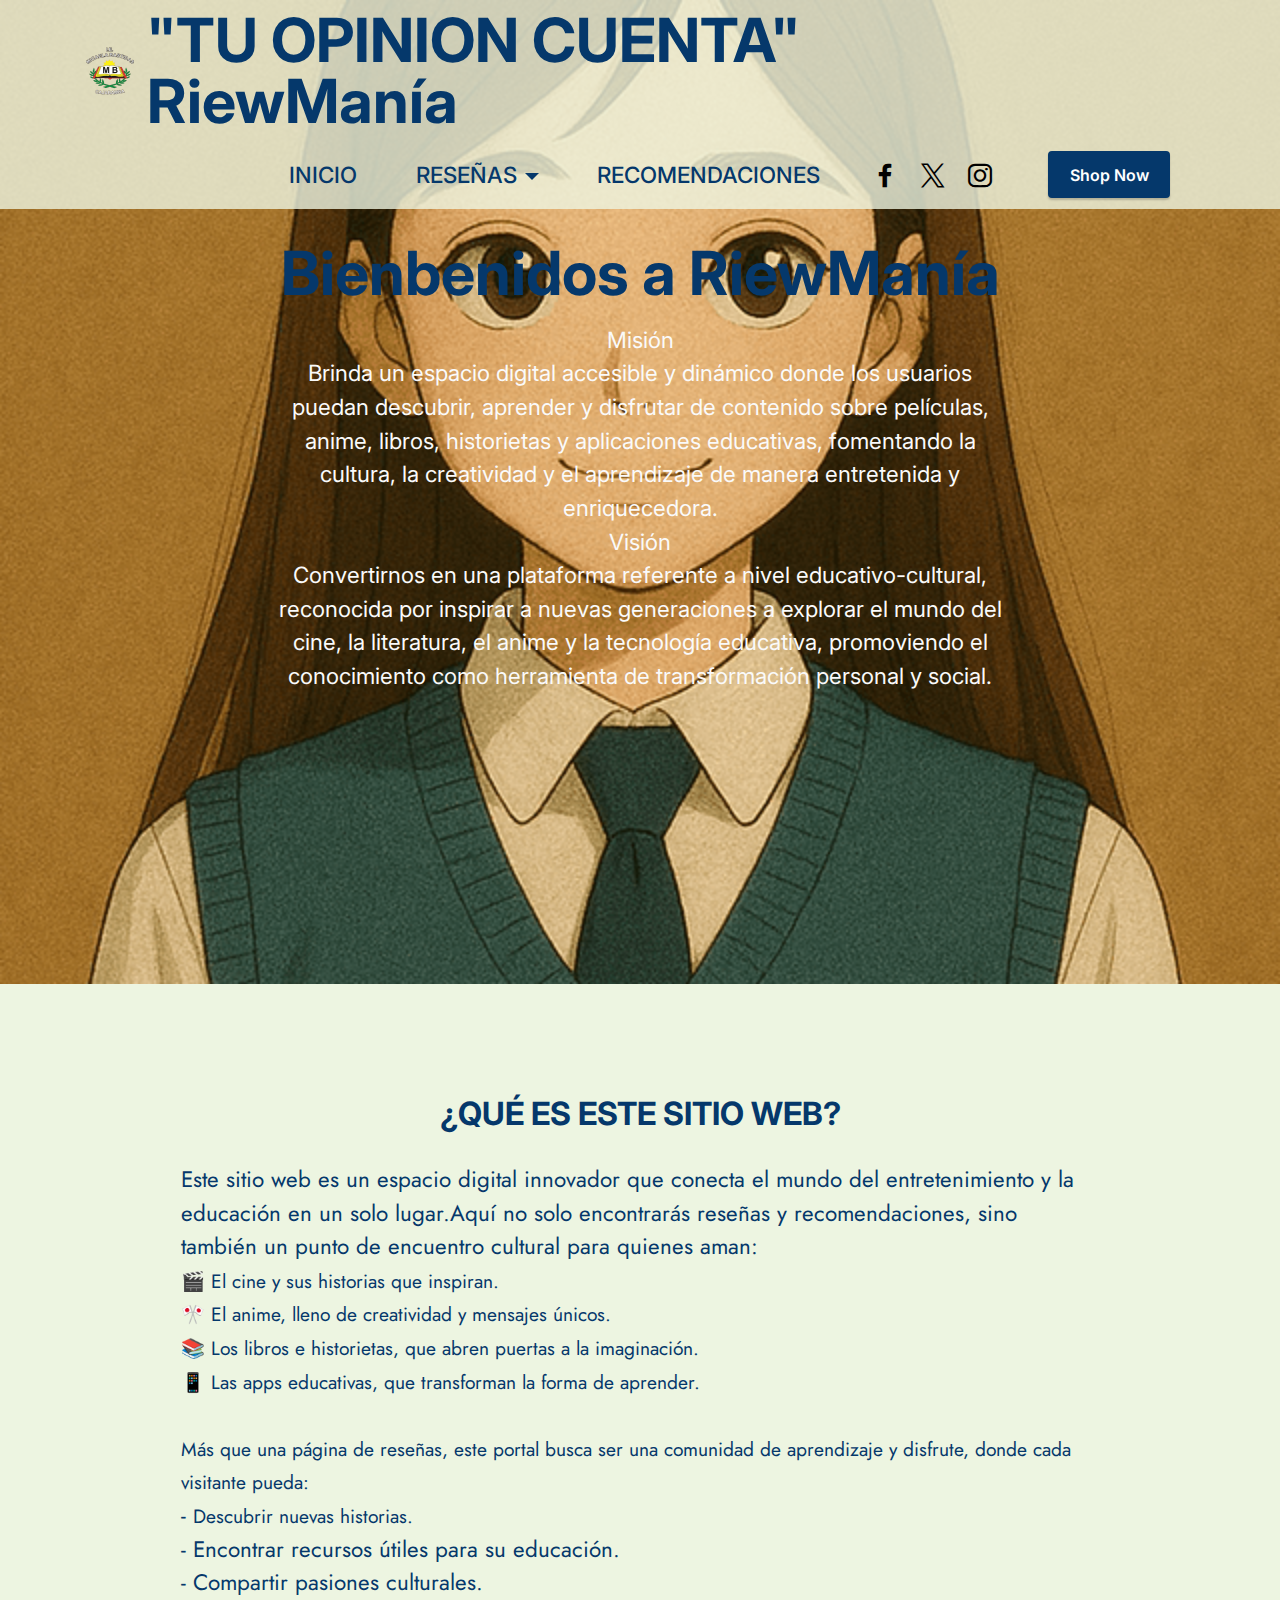
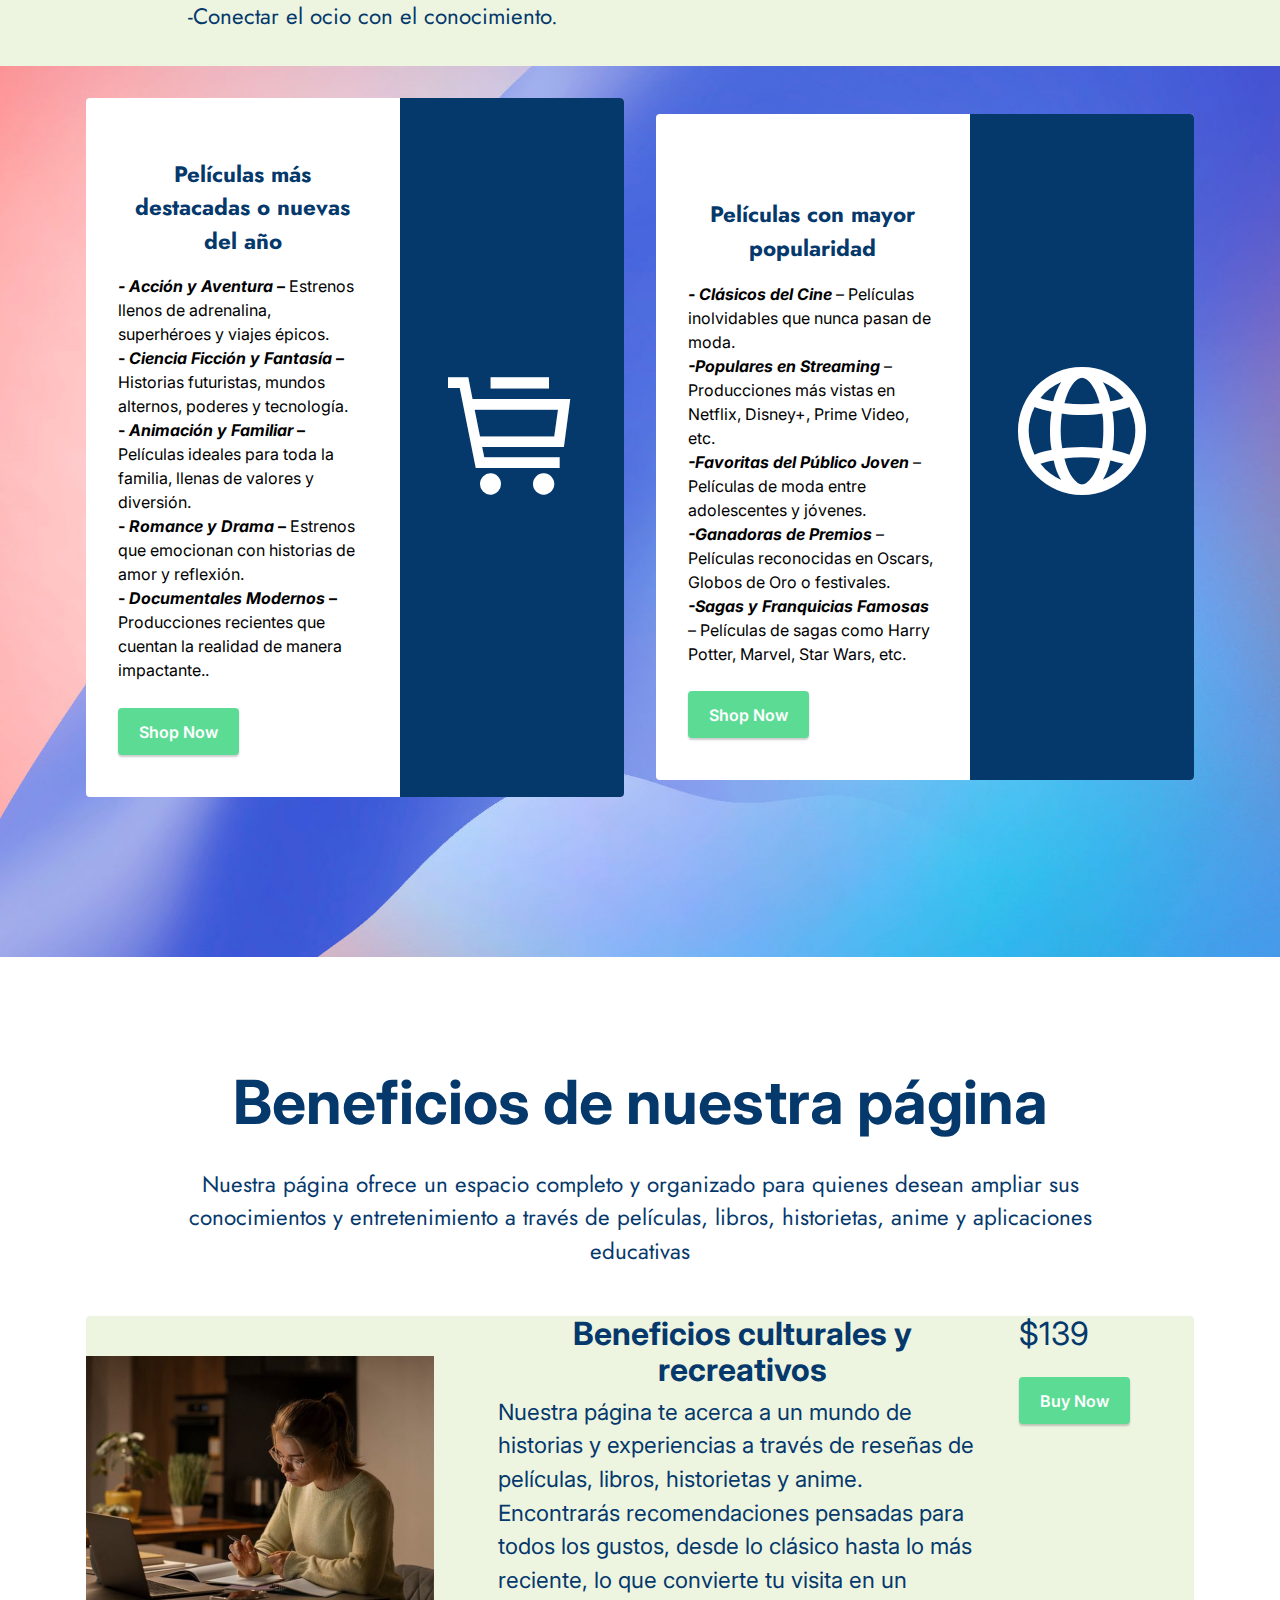
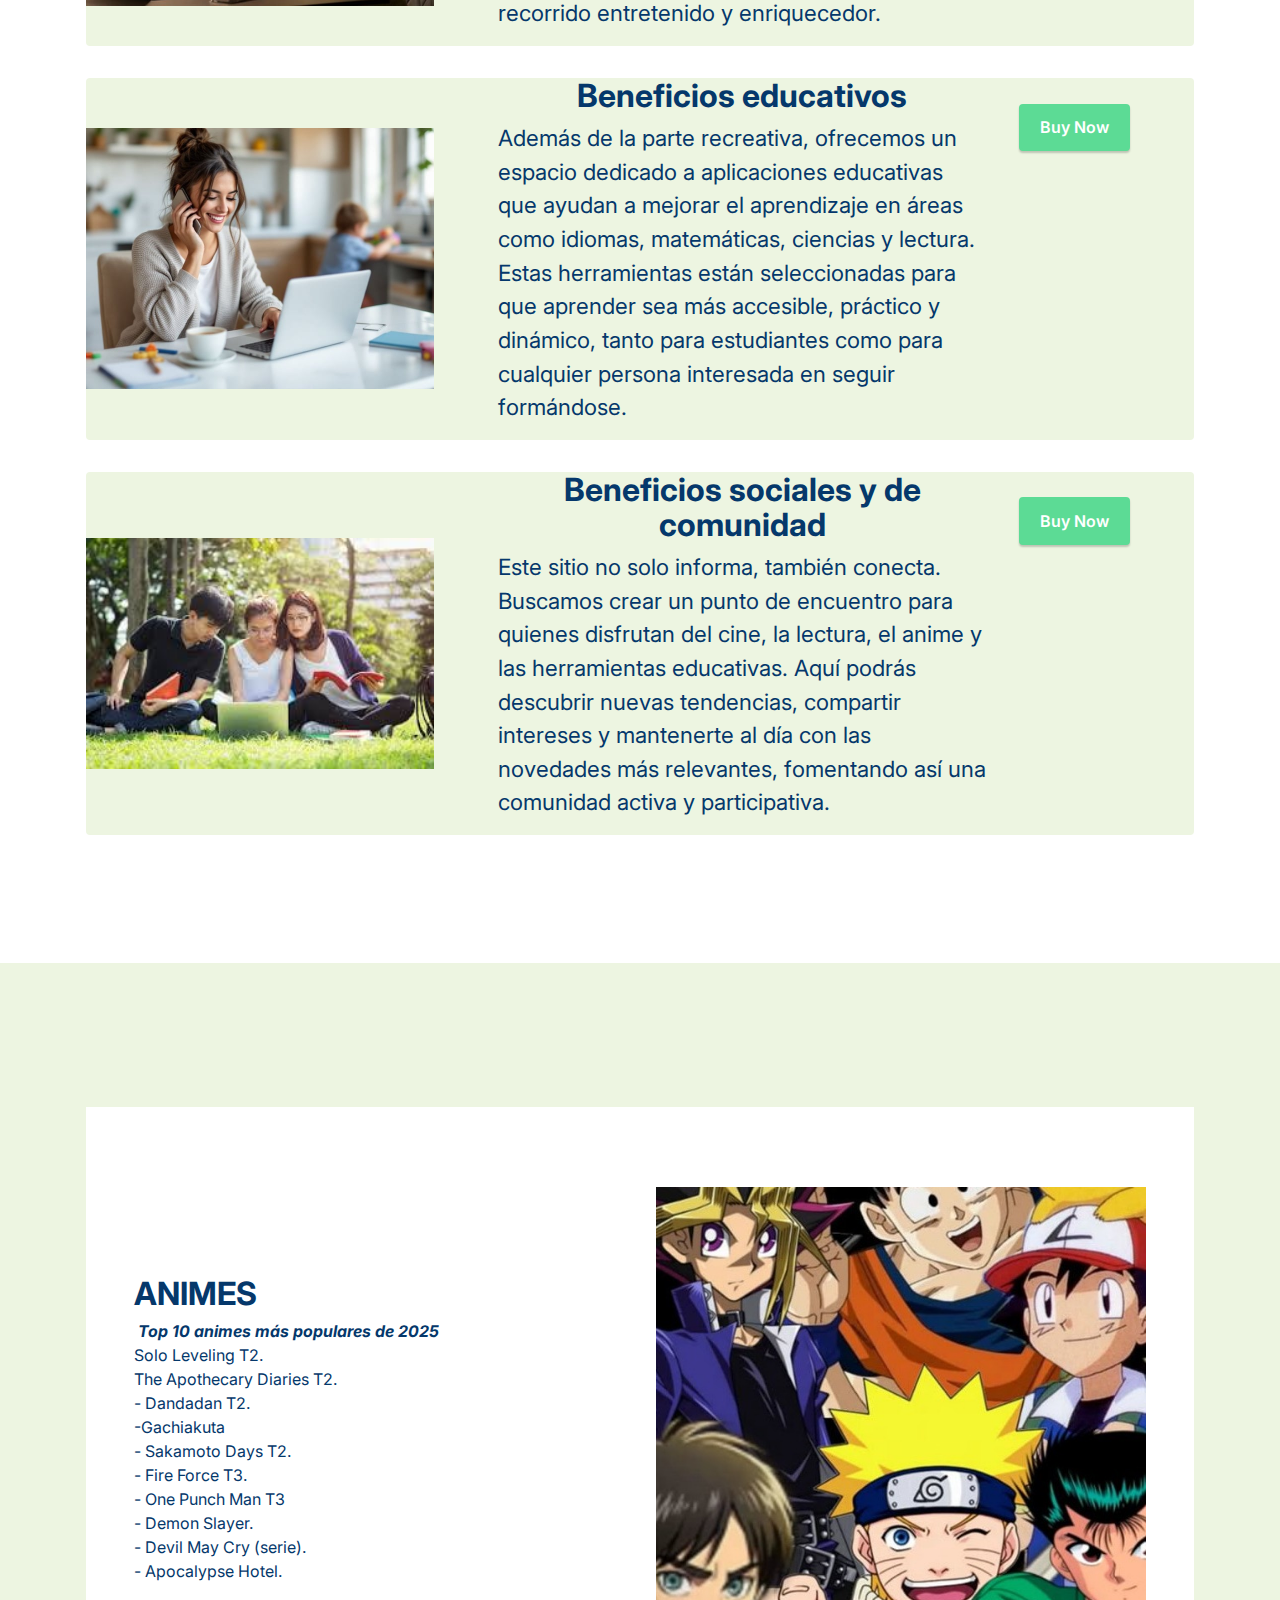
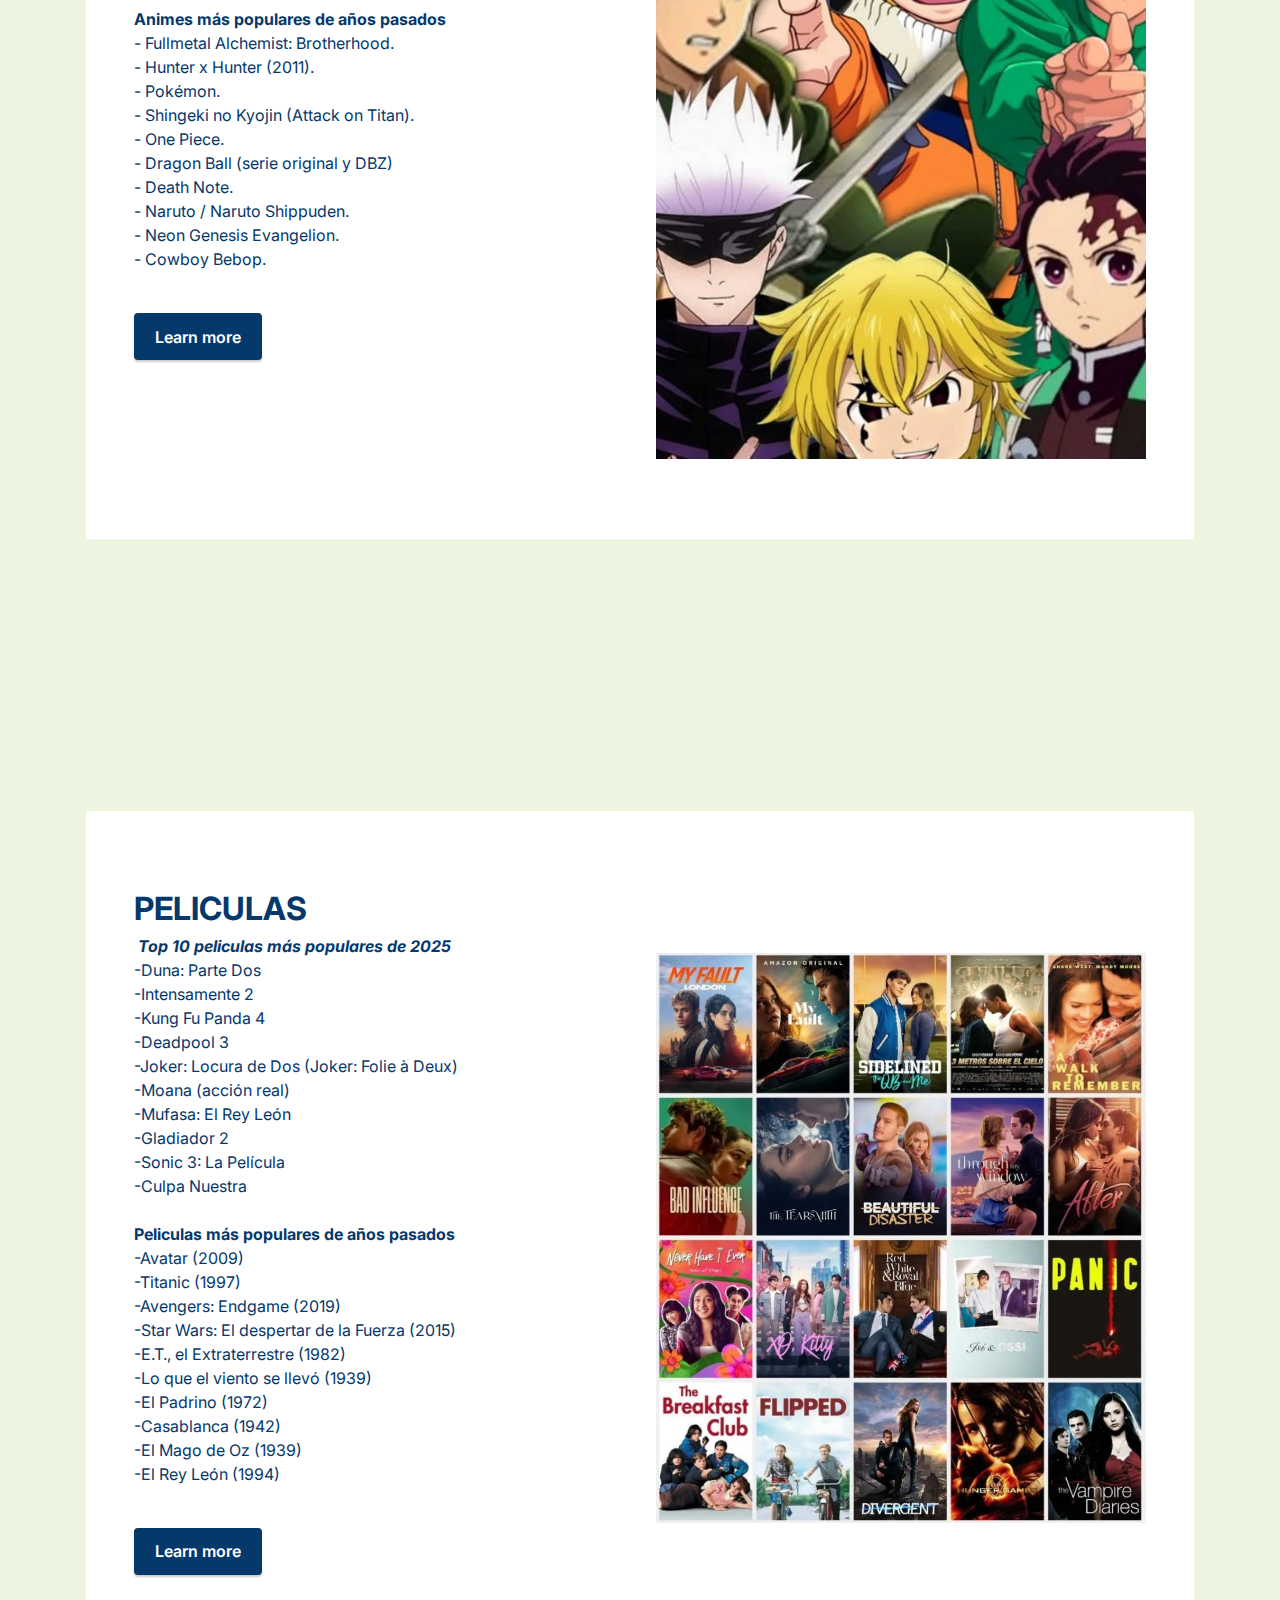
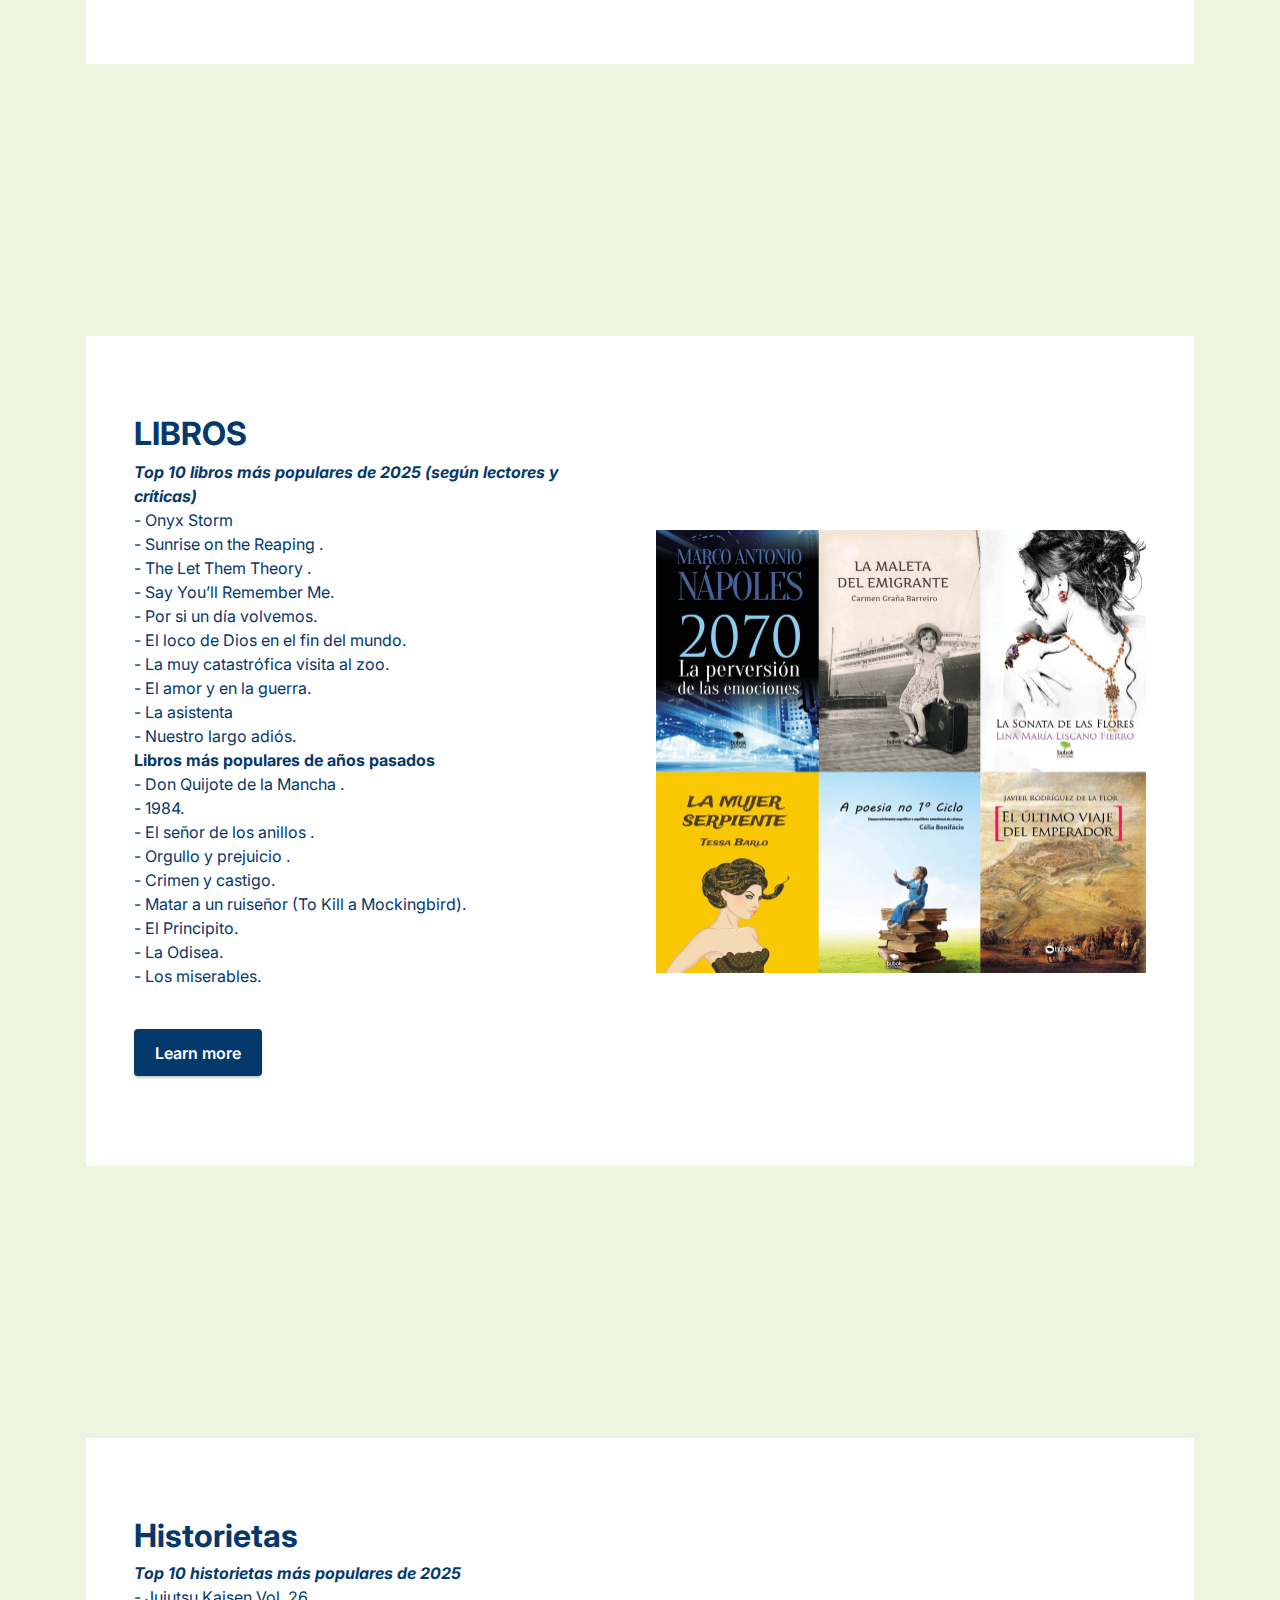
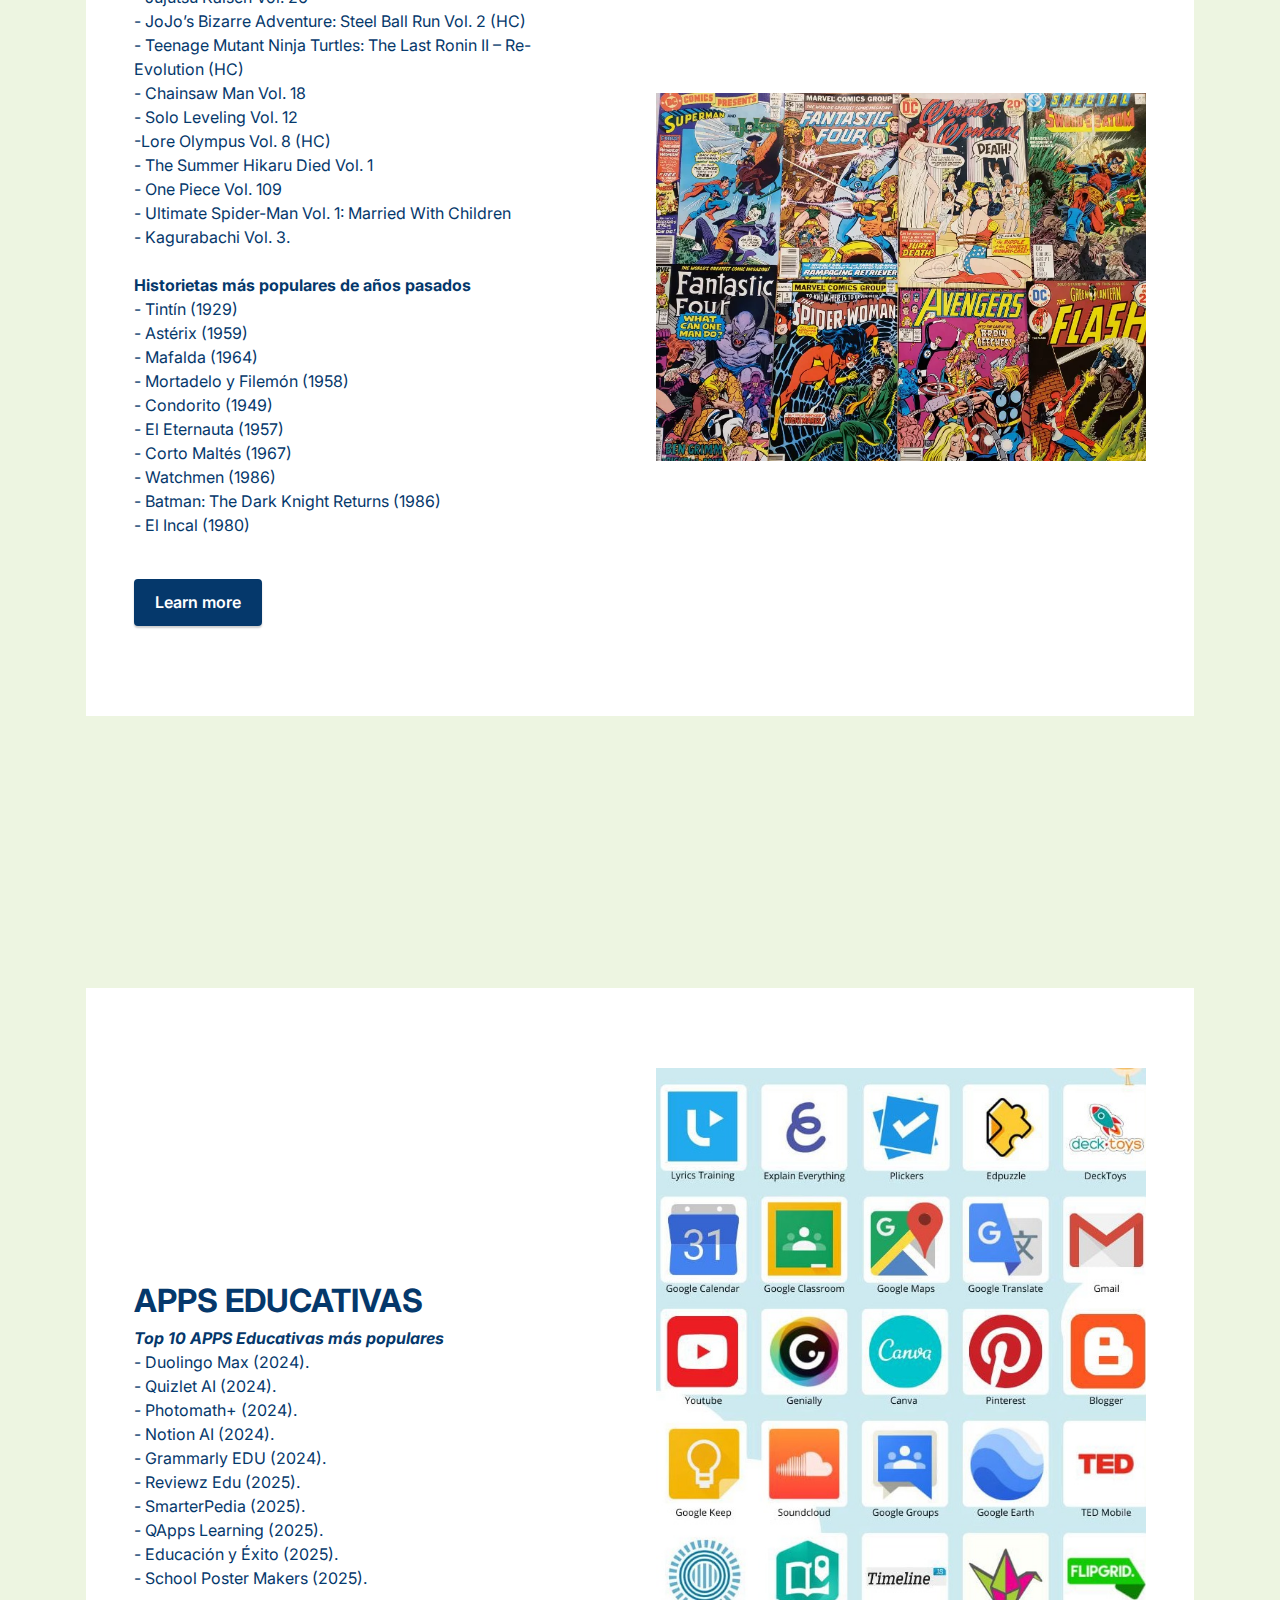
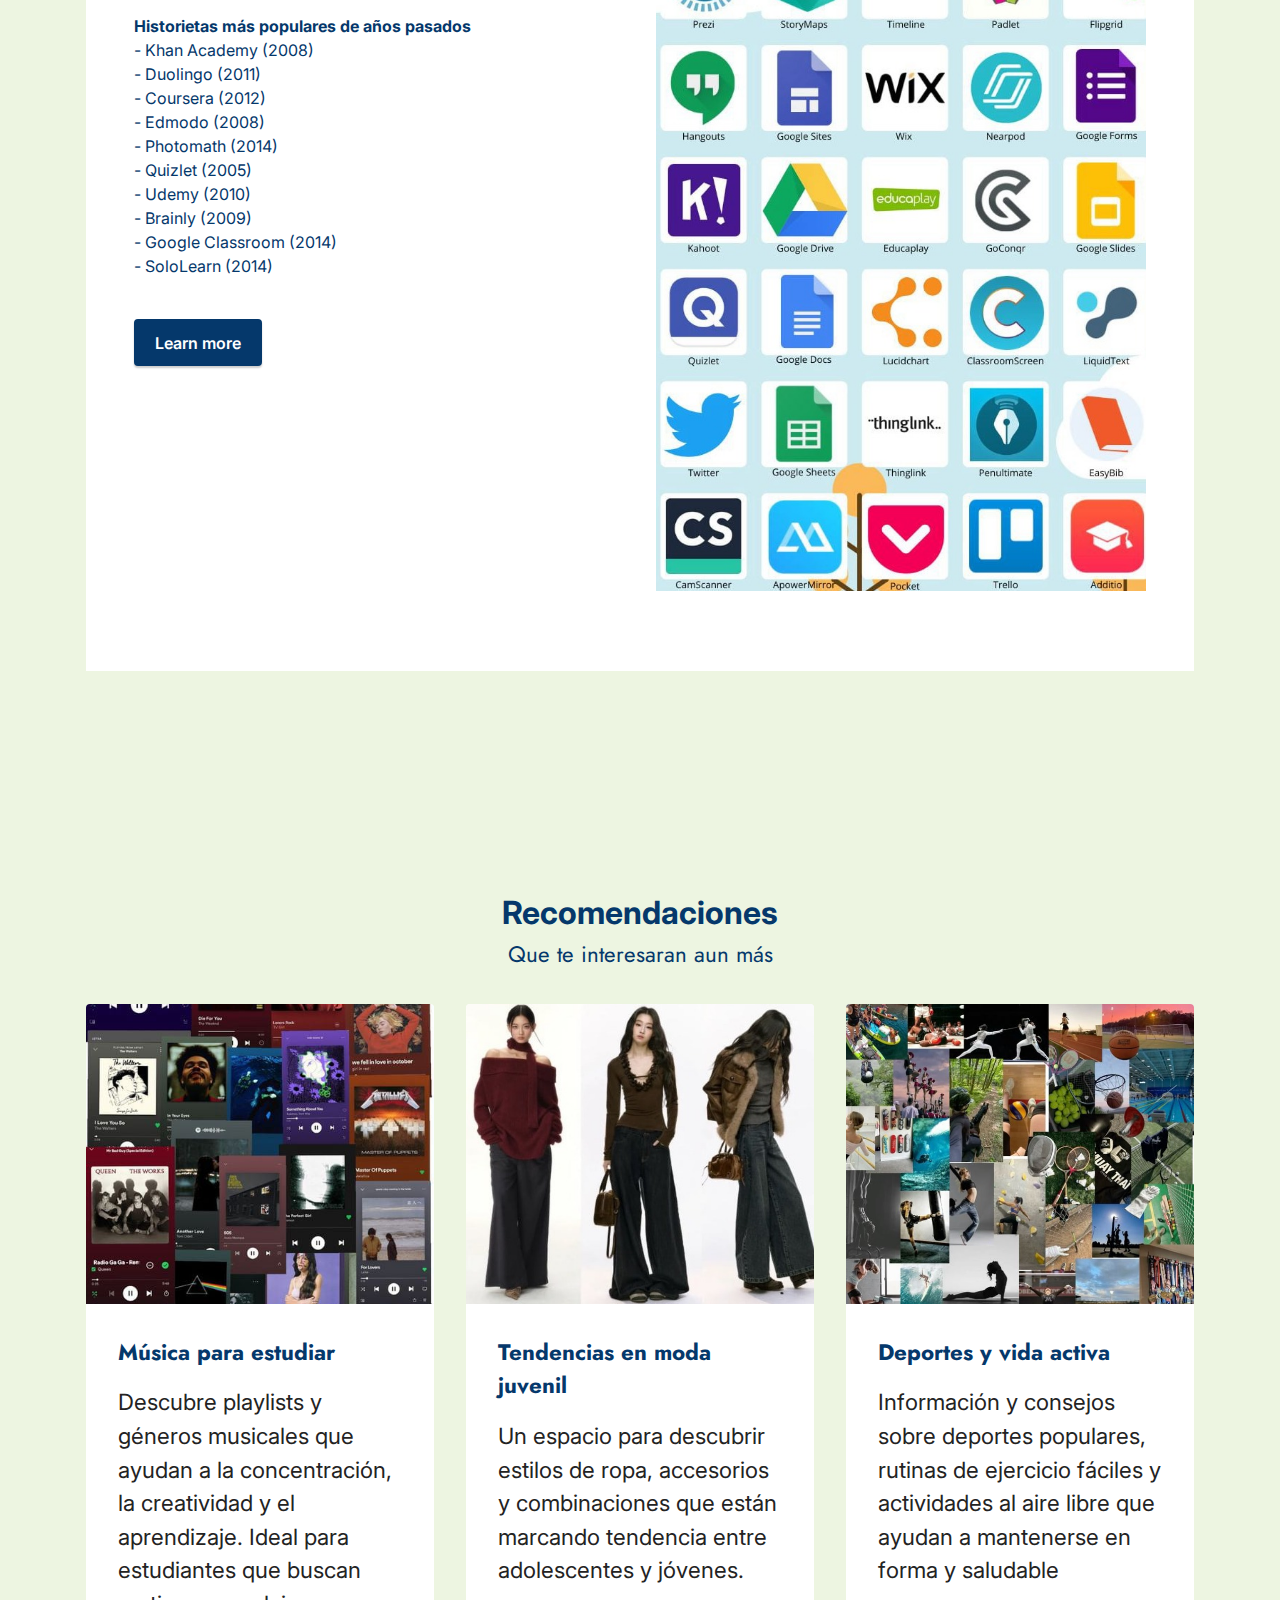
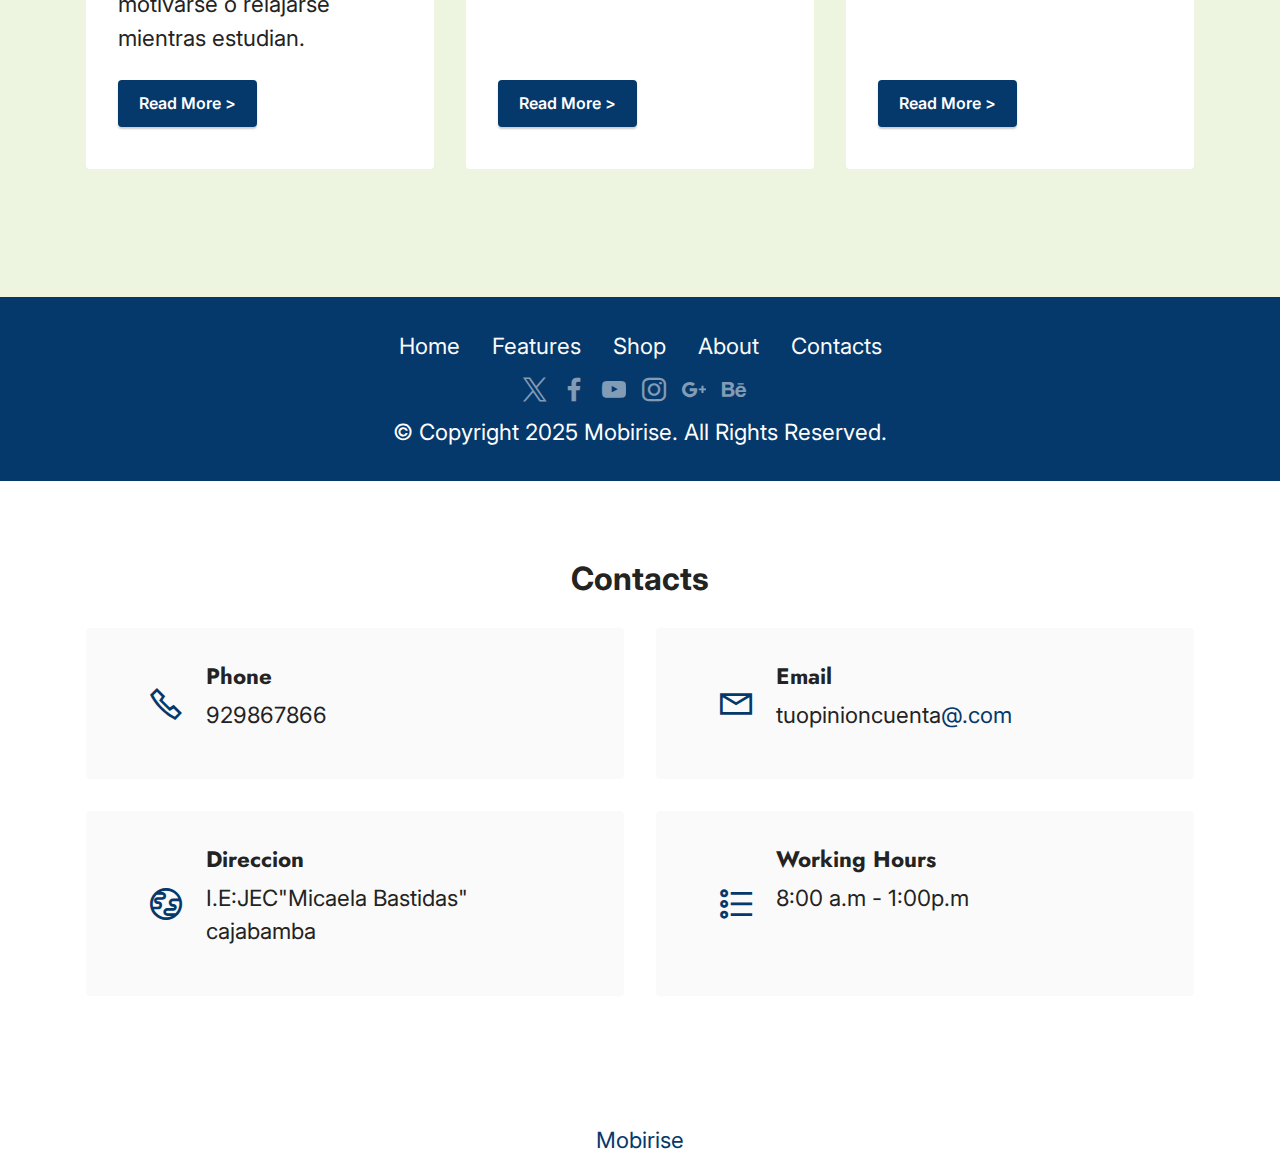
<file: index.html>
<!DOCTYPE html>
<html  >
<head>
  <!-- Site made with Mobirise Website Builder v6.1.4, https://mobirise.com -->
  <meta charset="UTF-8">
  <meta http-equiv="X-UA-Compatible" content="IE=edge">
  <meta name="generator" content="Mobirise v6.1.4, mobirise.com">
  <meta name="viewport" content="width=device-width, initial-scale=1, minimum-scale=1">
  <link rel="shortcut icon" href="assets/images/logo-mb-removebg-preview-96x96.png" type="image/x-icon">
  <meta name="description" content="">
  
  
  <title>Home</title>
  <link rel="stylesheet" href="assets/web/assets/mobirise-icons2/mobirise2.css">
  <link rel="stylesheet" href="assets/bootstrap/css/bootstrap.min.css">
  <link rel="stylesheet" href="assets/dropdown/css/style.css">
  <link rel="stylesheet" href="assets/socicon/css/styles.css">
  <link rel="stylesheet" href="assets/theme/css/style.css">
  <link rel="preload" href="https://fonts.googleapis.com/css?family=Inter:100,200,300,400,500,600,700,800,900,100i,200i,300i,400i,500i,600i,700i,800i,900i&display=swap" as="style" onload="this.onload=null;this.rel='stylesheet'">
  <noscript><link rel="stylesheet" href="https://fonts.googleapis.com/css?family=Inter:100,200,300,400,500,600,700,800,900,100i,200i,300i,400i,500i,600i,700i,800i,900i&display=swap"></noscript>
  <link rel="preload" href="https://fonts.googleapis.com/css?family=Jost:100,200,300,400,500,600,700,800,900,100i,200i,300i,400i,500i,600i,700i,800i,900i&display=swap" as="style" onload="this.onload=null;this.rel='stylesheet'">
  <noscript><link rel="stylesheet" href="https://fonts.googleapis.com/css?family=Jost:100,200,300,400,500,600,700,800,900,100i,200i,300i,400i,500i,600i,700i,800i,900i&display=swap"></noscript>
  <link rel="preload" as="style" href="assets/mobirise/css/mbr-additional.css?v=Ez7mAc"><link rel="stylesheet" href="assets/mobirise/css/mbr-additional.css?v=Ez7mAc" type="text/css">

  
  
  
</head>
<body>
  
  <section data-bs-version="5.1" class="menu menu3 cid-sFAA5oUu2Y" once="menu" id="menu3-1">
    
    <nav class="navbar navbar-dropdown navbar-expand-lg">
        <div class="container">
            <div class="navbar-brand">
                <span class="navbar-logo">
                    <a href="https://mobiri.se">
                        <img src="assets/images/logo-mb-removebg-preview-96x96.png" alt="Mobirise Website Builder" style="height: 3rem;">
                    </a>
                </span>
                <span class="navbar-caption-wrap"><a class="navbar-caption text-primary display-1" href="https://mobiri.se">"TU OPINION CUENTA"<br>RiewManía<br></a></span>
            </div>
            <button class="navbar-toggler" type="button" data-toggle="collapse" data-bs-toggle="collapse" data-target="#navbarSupportedContent" data-bs-target="#navbarSupportedContent" aria-controls="navbarNavAltMarkup" aria-expanded="false" aria-label="Toggle navigation">
                <div class="hamburger">
                    <span></span>
                    <span></span>
                    <span></span>
                    <span></span>
                </div>
            </button>
            <div class="collapse navbar-collapse" id="navbarSupportedContent">
                <ul class="navbar-nav nav-dropdown" data-app-modern-menu="true"><li class="nav-item"><a class="nav-link link text-primary display-7" href="index.html#header1-i">INICIO</a></li><li class="nav-item dropdown"><a class="nav-link link text-primary dropdown-toggle display-7" href="page1.html" data-toggle="dropdown-submenu" data-bs-toggle="dropdown" data-bs-auto-close="outside" aria-expanded="false">RESEÑAS</a><div class="dropdown-menu" aria-labelledby="dropdown-456"><a class="text-primary dropdown-item display-7" href="page1.html">PELICULAS<br></a><a class="text-primary show dropdown-item display-7" href="page3.html">ANIME</a><a class="text-primary show dropdown-item display-7" href="page4.html">APPS EDUCATIVAS</a><a class="text-primary show dropdown-item display-7" href="page2.html">LIBROS E HISTORIETAS</a></div></li>
                    <li class="nav-item"><a class="nav-link link text-primary display-7" href="index.html#content4-5">RECOMENDACIONES</a></li></ul>
                <div class="icons-menu">
                    <a class="iconfont-wrapper" href="https://mobiri.se" target="_blank">
                        <span class="p-2 mbr-iconfont socicon-facebook socicon" style="color: rgb(0, 0, 0); fill: rgb(0, 0, 0);"></span>
                    </a>
                    <a class="iconfont-wrapper" href="https://mobiri.se" target="_blank">
                        <span class="p-2 mbr-iconfont socicon-twitter socicon" style="color: rgb(0, 0, 0); fill: rgb(0, 0, 0);"></span>
                    </a>
                    <a class="iconfont-wrapper" href="https://mobiri.se" target="_blank">
                        <span class="p-2 mbr-iconfont socicon-instagram socicon" style="color: rgb(0, 0, 0); fill: rgb(0, 0, 0);"></span>
                    </a>
                    
                </div>
                <div class="navbar-buttons mbr-section-btn"><a class="btn btn-primary display-4" href="https://mobiri.se">
                        Shop Now</a></div>
            </div>
        </div>
    </nav>
</section>

<section data-bs-version="5.1" class="header1 cid-sFCAOqBTxa" id="header1-i">

    

    

    <div class="container">
        <div class="row justify-content-center">
            <div class="col-12 col-lg-8">
                <h1 class="mbr-section-title mbr-fonts-style mb-3 display-1"><strong>Bienbenidos a RiewManía</strong></h1>
                <h2 class="mbr-section-subtitle mbr-fonts-style mb-3 display-7">Misión
<div>Brinda un espacio digital accesible y dinámico donde los usuarios puedan descubrir, aprender y disfrutar de contenido sobre películas, anime, libros, historietas y aplicaciones educativas, fomentando la cultura, la creatividad y el aprendizaje de manera entretenida y enriquecedora.
</div><div>Visión
</div><div>Convertirnos en una plataforma referente a nivel educativo-cultural, reconocida por inspirar a nuevas generaciones a explorar el mundo del cine, la literatura, el anime y la tecnología educativa, promoviendo el conocimiento como herramienta de transformación personal y social.</div></h2>
                <p class="mbr-text mbr-fonts-style display-7"><br><br></p>
                
            </div>
        </div>
    </div>
</section>

<section data-bs-version="5.1" class="content4 cid-sFADQxFnEn" id="content4-5">
    
    
    <div class="container">
        <div class="row justify-content-center">
            <div class="title col-md-12 col-lg-10">
                <h3 class="mbr-section-title mbr-fonts-style align-center mb-4 display-2"><strong>¿QUÉ ES ESTE SITIO WEB?</strong></h3>
                <h4 class="mbr-section-subtitle align-center mbr-fonts-style mb-4 display-5">Este sitio web es un espacio digital innovador que conecta el mundo del entretenimiento y la educación en un solo lugar.Aquí no solo encontrarás reseñas y recomendaciones, sino también un punto de encuentro cultural para quienes aman:<div><span style="font-size: 1.2rem;">🎬 El cine y sus historias que inspiran.</span><br></div><div><span style="font-size: 1.2rem;">🎌 El anime, lleno de creatividad y mensajes únicos.</span><br></div><div><span style="font-size: 1.2rem;">📚 Los libros e historietas, que abren puertas a la imaginación.</span><br></div><div><span style="font-size: 1.2rem;">📱 Las apps educativas, que transforman la forma de aprender.</span><br></div><div><span style="font-size: 1.2rem;"><br></span></div><div><span style="font-size: 1.2rem;">Más que una página de reseñas, este portal busca ser una comunidad de aprendizaje y disfrute, donde cada visitante pueda:</span><br></div><div>-&nbsp;<span style="font-size: 1.2rem;">Descubrir nuevas historias.</span></div><div>- Encontrar recursos útiles para su educación.</div><div>- Compartir pasiones culturales.</div><div>&nbsp;-Conectar el ocio con el conocimiento.</div></h4>
                
            </div>
        </div>
    </div>
</section>

<section data-bs-version="5.1" class="features5 cid-sFACYYm0AQ" id="features6-3">

    

    
    <div class="container">
        <div class="row justify-content-center">
            <div class="card col-12 col-lg-6">
                <div class="card-wrapper mbr-flex">
                    <div class="card-box align-left">
                        <h6 class="card-subtitle mbr-fonts-style align-left mb-2 display-4">&nbsp;</h6>
                        <h5 class="card-title mbr-fonts-style align-left mb-3 display-5"><strong>Películas más destacadas o nuevas del año</strong></h5>
                        <p class="mbr-text mbr-fonts-style mb-3 display-4"><strong><em>- Acción y Aventura</em> – </strong>Estrenos llenos de adrenalina, superhéroes y viajes épicos.<br><strong>- </strong><em style="font-weight: bold;">Ciencia Ficción y Fantasía</em><strong> – </strong>Historias futuristas, mundos alternos, poderes y tecnología.<br><strong>- <em>Animación y Familiar </em>– </strong>Películas ideales para toda la familia, llenas de valores y diversión.<br><strong>-&nbsp;<em>Romance y Drama </em>–</strong> Estrenos que emocionan con historias de amor y reflexión.<br><strong>-<em> Documentales Modernos</em> – </strong>Producciones recientes que cuentan la realidad de manera impactante..</p>
                        <div class="mbr-section-btn"><a href="https://mobiri.se" class="btn btn-secondary display-4">Shop Now</a></div>
                    </div>
                    <div class="img-wrapper img1 align-center">
                        <span class="mbr-iconfont mobi-mbri-cart-full mobi-mbri"></span>
                    </div>
                </div>
            </div>

            <div class="card col-12 col-lg-6">
                <div class="card-wrapper mbr-flex">
                    <div class="card-box align-left">
                        <h6 class="card-subtitle mbr-fonts-style align-left mb-2 display-4"><br><br></h6>
                        <h5 class="card-title mbr-fonts-style align-left mb-3 display-5"><strong>Películas con mayor popularidad</strong></h5>
                        <p class="mbr-text mbr-fonts-style mb-3 display-4"><strong><em>- Clásicos del Cine</em></strong> – Películas inolvidables que nunca pasan de moda.<br><strong><em>-Populares en Streaming</em></strong> – Producciones más vistas en Netflix, Disney+, Prime Video, etc.<br><strong><em>-Favoritas del Público Joven</em></strong> – Películas de moda entre adolescentes y jóvenes.<br><strong><em>-Ganadoras de Premios</em></strong> – Películas reconocidas en Oscars, Globos de Oro o festivales.<br><strong><em>-Sagas y Franquicias Famosas</em></strong> – Películas de sagas como Harry Potter, Marvel, Star Wars, etc.</p>
                        <div class="mbr-section-btn"><a href="https://mobiri.se" class="btn btn-secondary display-4">Shop Now</a></div>
                    </div>
                    <div class="img-wrapper img2 align-center">
                        <span class="mbr-iconfont mobi-mbri-globe-2 mobi-mbri"></span>
                    </div>
                </div>
            </div>
        </div>
    </div>
</section>

<section data-bs-version="5.1" class="content4 cid-sFADQQfNeA" id="content4-6">
    
    
    <div class="container">
        <div class="row justify-content-center">
            <div class="title col-md-12 col-lg-10">
                <h3 class="mbr-section-title mbr-fonts-style align-center mb-4 display-1"><strong>Beneficios de nuestra página</strong></h3>
                <h4 class="mbr-section-subtitle align-center mbr-fonts-style mb-4 display-5">Nuestra página ofrece un espacio completo y organizado para quienes desean ampliar sus conocimientos y entretenimiento a través de películas, libros, historietas, anime y aplicaciones educativas</h4>
                
            </div>
        </div>
    </div>
</section>

<section data-bs-version="5.1" class="features8 cid-sFADMOwrhN" xmlns="http://www.w3.org/1999/html" id="features9-4">
    
    

    

    <div class="container">
        <div class="card">
            <div class="card-wrapper">
                <div class="row align-items-center">
                    <div class="col-12 col-md-4">
                        <div class="image-wrapper">
                            <img src="assets/images/imag6-696x500.jpg" alt="Mobirise Website Builder">
                        </div>
                    </div>
                    <div class="col-12 col-md">
                        <div class="card-box">
                            <div class="row">
                                <div class="col-md">
                                    <h6 class="card-title mbr-fonts-style display-2"><strong>Beneficios culturales y recreativos</strong></h6>
                                    <p class="mbr-text mbr-fonts-style display-7">Nuestra página te acerca a un mundo de historias y experiencias a través de reseñas de películas, libros, historietas y anime. Encontrarás recomendaciones pensadas para todos los gustos, desde lo clásico hasta lo más reciente, lo que convierte tu visita en un recorrido entretenido y enriquecedor.<br></p>
                                </div>
                                <div class="col-md-auto">
                                    <p class="price mbr-fonts-style display-2">$139</p>
                                    <div class="mbr-section-btn"><a href="https://mobiri.se" class="btn btn-secondary display-4">
                                            Buy Now
                                        </a></div>
                                </div>
                                <div></div>
                            </div>
                        </div>
                    </div>
                </div>
            </div>
        </div>
        <div class="card">
            <div class="card-wrapper">
                <div class="row align-items-center">
                    <div class="col-12 col-md-4">
                        <div class="image-wrapper">
                            <img src="assets/images/imagen4-696x522.jpg" alt="Mobirise Website Builder">
                        </div>
                    </div>
                    <div class="col-12 col-md">
                        <div class="card-box">
                            <div class="row">
                                <div class="col-md">
                                    <h6 class="card-title mbr-fonts-style display-2"><strong>Beneficios educativos</strong></h6>
                                    <p class="mbr-text mbr-fonts-style display-7">Además de la parte recreativa, ofrecemos un espacio dedicado a aplicaciones educativas que ayudan a mejorar el aprendizaje en áreas como idiomas, matemáticas, ciencias y lectura. Estas herramientas están seleccionadas para que aprender sea más accesible, práctico y dinámico, tanto para estudiantes como para cualquier persona interesada en seguir formándose.</p>
                                </div>
                                <div class="col-md-auto">
                                    <p class="price mbr-fonts-style display-2"></p>
                                    <div class="mbr-section-btn"><a href="https://mobiri.se" class="btn btn-secondary display-4">
                                            Buy Now
                                        </a></div>
                                </div>
                                <div></div>
                            </div>
                        </div>
                    </div>
                </div>
            </div>
        </div>
        <div class="card">
            <div class="card-wrapper">
                <div class="row align-items-center">
                    <div class="col-12 col-md-4">
                        <div class="image-wrapper">
                            <img src="assets/images/image7-275x183.jpg" alt="Mobirise Website Builder">
                        </div>
                    </div>
                    <div class="col-12 col-md">
                        <div class="card-box">
                            <div class="row">
                                <div class="col-md">
                                    <h6 class="card-title mbr-fonts-style display-2"><strong>Beneficios sociales y de comunidad</strong></h6>
                                    <p class="mbr-text mbr-fonts-style display-7">Este sitio no solo informa, también conecta. Buscamos crear un punto de encuentro para quienes disfrutan del cine, la lectura, el anime y las herramientas educativas. Aquí podrás descubrir nuevas tendencias, compartir intereses y mantenerte al día con las novedades más relevantes, fomentando así una comunidad activa y participativa.<br></p>
                                </div>
                                <div class="col-md-auto">
                                    <p class="price mbr-fonts-style display-2"></p>
                                    <div class="mbr-section-btn"><a href="https://mobiri.se" class="btn btn-secondary display-4">
                                            Buy Now
                                        </a></div>
                                </div>
                                <div></div>
                            </div>
                        </div>
                    </div>
                </div>
            </div>
        </div>
    </div>
</section>

<section data-bs-version="5.1" class="features15 cid-uVhLwYfV4C" id="features16-3">

    

    
    <div class="container">
        <div class="content-wrapper">
            <div class="row align-items-center">
                <div class="col-12 col-lg">
                    <div class="text-wrapper">
                        <h6 class="card-title mbr-fonts-style display-2"><strong>ANIMES</strong></h6>
                        <p class="mbr-text mbr-fonts-style mb-4 display-4"><strong><em>&nbsp;Top 10 animes más populares de 2025</em></strong><br>Solo Leveling T2.<br>The Apothecary Diaries T2.<br>- Dandadan T2.<br>-Gachiakuta<br>- Sakamoto Days T2.<br>- Fire Force T3.<br>- One Punch Man T3<br>- Demon Slayer.<br>- Devil May Cry (serie).<br>- Apocalypse Hotel.&nbsp;<br><br><strong>Animes más populares de años pasados&nbsp;</strong><br>- Fullmetal Alchemist: Brotherhood.<br>- Hunter x Hunter (2011).<br>- Pokémon.<br>- Shingeki no Kyojin (Attack on Titan).<br>- One Piece.<br>- Dragon Ball (serie original y DBZ)<br>- Death Note.<br>- Naruto / Naruto Shippuden.<br>- Neon Genesis Evangelion.<br>- Cowboy Bebop.<br></p>
                        <div class="mbr-section-btn mt-3"><a class="btn btn-primary display-4" href="https://mobiri.se">Learn more</a></div>
                    </div>
                </div>
                <div class="col-12 col-lg-6">
                    <div class="image-wrapper">
                        <img src="assets/images/imag10-736x1308.jpeg" alt="Mobirise Website Builder">
                    </div>
                </div>
            </div>
        </div>
    </div>
</section>

<section data-bs-version="5.1" class="features15 cid-uVQ0eNZvl1" id="features16-b">

    

    
    <div class="container">
        <div class="content-wrapper">
            <div class="row align-items-center">
                <div class="col-12 col-lg">
                    <div class="text-wrapper">
                        <h6 class="card-title mbr-fonts-style display-2"><strong>PELICULAS</strong></h6>
                        <p class="mbr-text mbr-fonts-style mb-4 display-4"><strong><em>&nbsp;Top 10 peliculas más populares de 2025</em></strong><br>-Duna: Parte Dos<br>-Intensamente 2<br>-Kung Fu Panda 4<br>-Deadpool 3<br>-Joker: Locura de Dos (Joker: Folie à Deux)<br>-Moana (acción real)<br>-Mufasa: El Rey León<br>-Gladiador 2<br>-Sonic 3: La Película<br>-Culpa Nuestra<br><br><strong>Peliculas más populares de años pasados&nbsp;</strong><br>-Avatar (2009)<br>-Titanic (1997)<br>-Avengers: Endgame (2019)<br>-Star Wars: El despertar de la Fuerza (2015)<br>-E.T., el Extraterrestre (1982)<br>-Lo que el viento se llevó (1939)<br>-El Padrino (1972)<br>-Casablanca (1942)<br>-El Mago de Oz (1939)<br>-El Rey León (1994)<br></p>
                        <div class="mbr-section-btn mt-3"><a class="btn btn-primary display-4" href="https://mobiri.se">Learn more</a></div>
                    </div>
                </div>
                <div class="col-12 col-lg-6">
                    <div class="image-wrapper">
                        <img src="assets/images/984fab964136bac1d06c607e8fb4be00-980x1227.jpeg" alt="Mobirise Website Builder">
                    </div>
                </div>
            </div>
        </div>
    </div>
</section>

<section data-bs-version="5.1" class="features15 cid-uVhIDSddY2" id="features16-2">

    

    
    <div class="container">
        <div class="content-wrapper">
            <div class="row align-items-center">
                <div class="col-12 col-lg">
                    <div class="text-wrapper">
                        <h6 class="card-title mbr-fonts-style display-2"><strong>LIBROS</strong></h6>
                        <p class="mbr-text mbr-fonts-style mb-4 display-4"><strong><em>Top 10 libros más populares de 2025 (según lectores y críticas)</em></strong><br>- Onyx Storm&nbsp;<br>- Sunrise on the Reaping .<br>- The Let Them Theory .<br>- Say You’ll Remember Me.<br>- Por si un día volvemos.<br>- El loco de Dios en el fin del mundo.<br>- La muy catastrófica visita al zoo.<br>- El amor y en la guerra.<br>- La asistenta&nbsp;<br>- Nuestro largo adiós.<br><strong>Libros más populares de años pasados&nbsp;</strong><br>- Don Quijote de la Mancha&nbsp;.<br>- 1984.<br>- El señor de los anillos .<br>- Orgullo y prejuicio .<br>- Crimen y castigo.<br>- Matar a un ruiseñor (To Kill a Mockingbird).<br>- El Principito.<br>- La Odisea.<br>- Los miserables.<br></p>
                        <div class="mbr-section-btn mt-3"><a class="btn btn-primary display-4" href="https://mobiri.se">Learn more</a></div>
                    </div>
                </div>
                <div class="col-12 col-lg-6">
                    <div class="image-wrapper">
                        <img src="assets/images/collage-980x887.jpg" alt="Mobirise Website Builder">
                    </div>
                </div>
            </div>
        </div>
    </div>
</section>

<section data-bs-version="5.1" class="features15 cid-uVhReu701V" id="features16-6">

    

    
    <div class="container">
        <div class="content-wrapper">
            <div class="row align-items-center">
                <div class="col-12 col-lg">
                    <div class="text-wrapper">
                        <h6 class="card-title mbr-fonts-style display-2"><strong>Historietas</strong></h6>
                        <p class="mbr-text mbr-fonts-style mb-4 display-4"><strong><em>Top 10 historietas más populares de 2025&nbsp;</em></strong><br>- Jujutsu Kaisen Vol. 26<br>- JoJo’s Bizarre Adventure: Steel Ball Run Vol. 2 (HC)<br>- Teenage Mutant Ninja Turtles: The Last Ronin II – Re-Evolution (HC)<br>- Chainsaw Man Vol. 18<br>- Solo Leveling Vol. 12<br>-Lore Olympus Vol. 8 (HC)<br>- The Summer Hikaru Died Vol. 1<br>- One Piece Vol. 109<br>- Ultimate Spider-Man Vol. 1: Married With Children<br>- Kagurabachi Vol. 3.<br><br><strong>Historietas más populares de años pasados&nbsp;</strong><br>- Tintín (1929)<br>- Astérix (1959)<br>- Mafalda (1964)<br>- Mortadelo y Filemón (1958)<br>- Condorito (1949)<br>- El Eternauta (1957)<br>- Corto Maltés (1967)<br>- Watchmen (1986)<br>- Batman: The Dark Knight Returns (1986)<br>- El Incal (1980)<br></p>
                        <div class="mbr-section-btn mt-3"><a class="btn btn-primary display-4" href="https://mobiri.se">Learn more</a></div>
                    </div>
                </div>
                <div class="col-12 col-lg-6">
                    <div class="image-wrapper">
                        <img src="assets/images/imagen12.webp" alt="Mobirise Website Builder">
                    </div>
                </div>
            </div>
        </div>
    </div>
</section>

<section data-bs-version="5.1" class="features15 cid-uVhTq3rvkP" id="features16-7">

    

    
    <div class="container">
        <div class="content-wrapper">
            <div class="row align-items-center">
                <div class="col-12 col-lg">
                    <div class="text-wrapper">
                        <h6 class="card-title mbr-fonts-style display-2"><strong>APPS EDUCATIVAS</strong></h6>
                        <p class="mbr-text mbr-fonts-style mb-4 display-4"><strong><em>Top 10 APPS Educativas más populares</em></strong><br>- Duolingo Max (2024).<br>- Quizlet AI (2024).<br>- Photomath+ (2024).<br>- Notion AI (2024).<br>- Grammarly EDU (2024).<br>- Reviewz Edu (2025).<br>- SmarterPedia (2025).<br>- QApps Learning (2025).<br>- Educación y Éxito (2025).<br>- School Poster Makers (2025).<br><br><strong>Historietas más populares de años pasados&nbsp;</strong><br>- Khan Academy (2008)
<br>- Duolingo (2011)
<br>- Coursera (2012)
<br>- Edmodo (2008)
<br>- Photomath (2014)
<br>- Quizlet (2005)
<br>- Udemy (2010)
<br>- Brainly (2009)
<br>- Google Classroom (2014)
<br>- SoloLearn (2014)&nbsp;<br></p>
                        <div class="mbr-section-btn mt-3"><a class="btn btn-primary display-4" href="https://mobiri.se">Learn more</a></div>
                    </div>
                </div>
                <div class="col-12 col-lg-6">
                    <div class="image-wrapper">
                        <img src="assets/images/54ab521ef67cda6be87cf021d1d325f0-800x2000.jpeg" alt="Mobirise Website Builder">
                    </div>
                </div>
            </div>
        </div>
    </div>
</section>

<section data-bs-version="5.1" class="content2 cid-sFAOw5Fdod" id="content2-e">
    
    
    <div class="container">
        <div class="mbr-section-head">
            <h4 class="mbr-section-title mbr-fonts-style align-center mb-0 display-2"><strong>Recomendaciones</strong></h4>
            <h5 class="mbr-section-subtitle mbr-fonts-style align-center mb-0 mt-2 display-5">Que te interesaran aun más</h5>
        </div>
        <div class="row mt-4">
            <div class="item features-image col-12 col-md-6 col-lg-4">
                <div class="item-wrapper">
                    <div class="item-img">
                        <img src="assets/images/44b898a2ffc57f32f78e63d844f1323e-474x842.jpg" alt="Mobirise Website Builder" title="">
                    </div>
                    <div class="item-content">
                        <h5 class="item-title mbr-fonts-style display-5"><strong>Música para estudiar</strong></h5>
                        
                        <p class="mbr-text mbr-fonts-style mt-3 display-7">Descubre playlists y géneros musicales que ayudan a la concentración, la creatividad y el aprendizaje. Ideal para estudiantes que buscan motivarse o relajarse mientras estudian.</p>
                    </div>
                    <div class="mbr-section-btn item-footer mt-2"><a href="" class="btn item-btn btn-primary display-4" target="_blank">Read More
                            &gt;</a></div>
                </div>
            </div>
            <div class="item features-image col-12 col-md-6 col-lg-4">
                <div class="item-wrapper">
                    <div class="item-img">
                        <img src="assets/images/777262eb2e210907cd72a14db54cc0ac-2-696x911.jpeg" alt="Mobirise Website Builder" title="">
                    </div>
                    <div class="item-content">
                        <h5 class="item-title mbr-fonts-style display-5"><strong>Tendencias en moda juvenil</strong></h5>
                        
                        <p class="mbr-text mbr-fonts-style mt-3 display-7">Un espacio para descubrir estilos de ropa, accesorios y combinaciones que están marcando tendencia entre adolescentes y jóvenes. <br>
                        </p>
                    </div>
                    <div class="mbr-section-btn item-footer mt-2"><a href="" class="btn item-btn btn-primary display-4" target="_blank">Read More
                            &gt;</a></div>
                </div>
            </div>
            <div class="item features-image col-12 col-md-6 col-lg-4">
                <div class="item-wrapper">
                    <div class="item-img">
                        <img src="assets/images/39092b1b2c2245089f2851e6c59d6146-696x696.jpeg" alt="Mobirise Website Builder" title="">
                    </div>
                    <div class="item-content">
                        <h5 class="item-title mbr-fonts-style display-5"><strong>Deportes y vida activa</strong></h5>
                        
                        <p class="mbr-text mbr-fonts-style mt-3 display-7">Información y consejos sobre deportes populares, rutinas de ejercicio fáciles y actividades al aire libre que ayudan a mantenerse en forma y saludable </p>
                    </div>
                    <div class="mbr-section-btn item-footer mt-2"><a href="" class="btn item-btn btn-primary display-4" target="_blank">Read More
                            &gt;</a></div>
                </div>
            </div>

        </div>
    </div>
</section>

<section data-bs-version="5.1" class="footer3 cid-sFAOjz8nX7" once="footers" id="footer3-d">

    

    

    <div class="container">
        <div class="media-container-row align-center mbr-white">
            <div class="row row-links">
                <ul class="foot-menu">
                    
                    
                    
                    
                    
                <li class="foot-menu-item mbr-fonts-style display-7"><a href="#top" class="text-white">Home</a></li><li class="foot-menu-item mbr-fonts-style display-7"><a href="index.html#content4-5" class="text-white">Features</a></li><li class="foot-menu-item mbr-fonts-style display-7"><a href="index.html#content4-6" class="text-white">Shop</a></li><li class="foot-menu-item mbr-fonts-style display-7"><a href="index.html#features16-9" class="text-white">About</a></li><li class="foot-menu-item mbr-fonts-style display-7"><a href="index.html#contacts3-c" class="text-white">Contacts</a></li></ul>
            </div>
            <div class="row social-row">
                <div class="social-list align-right pb-2">
                    
                    
                    
                    
                    
                    
                <div class="soc-item">
                        <a href="https://twitter.com/mobirise" target="_blank">
                            <span class="socicon-twitter socicon mbr-iconfont mbr-iconfont-social"></span>
                        </a>
                    </div><div class="soc-item">
                        <a href="https://www.facebook.com/pages/Mobirise/1616226671953247" target="_blank">
                            <span class="socicon-facebook socicon mbr-iconfont mbr-iconfont-social"></span>
                        </a>
                    </div><div class="soc-item">
                        <a href="https://www.youtube.com/c/mobirise" target="_blank">
                            <span class="socicon-youtube socicon mbr-iconfont mbr-iconfont-social"></span>
                        </a>
                    </div><div class="soc-item">
                        <a href="https://instagram.com/mobirise" target="_blank">
                            <span class="socicon-instagram socicon mbr-iconfont mbr-iconfont-social"></span>
                        </a>
                    </div><div class="soc-item">
                        <a href="https://plus.google.com/u/0/+Mobirise" target="_blank">
                            <span class="socicon-googleplus socicon mbr-iconfont mbr-iconfont-social"></span>
                        </a>
                    </div><div class="soc-item">
                        <a href="https://www.behance.net/Mobirise" target="_blank">
                            <span class="socicon-behance socicon mbr-iconfont mbr-iconfont-social"></span>
                        </a>
                    </div></div>
            </div>
            <div class="row row-copirayt">
                <p class="mbr-text mb-0 mbr-fonts-style mbr-white align-center display-7">
                    © Copyright 2025 Mobirise. All Rights Reserved.
                </p>
            </div>
        </div>
    </div>
</section>

<section data-bs-version="5.1" class="contacts2 cid-uVi0oxshll" id="contacts2-8">
    <!---->
    

    
    
    <div class="container">
        <div class="mbr-section-head">
            <h3 class="mbr-section-title mbr-fonts-style align-center mb-0 display-2">
                <strong>Contacts</strong>
            </h3>
            
        </div>
        <div class="row justify-content-center mt-4">
            <div class="card col-12 col-md-6">
                <div class="card-wrapper">
                    <div class="image-wrapper">
                        <span class="mbr-iconfont mobi-mbri-phone mobi-mbri"></span>
                    </div>
                    <div class="text-wrapper">
                        <h6 class="card-title mbr-fonts-style mb-1 display-5">
                            <strong>Phone</strong>
                        </h6>
                        <p class="mbr-text mbr-fonts-style display-7">929867866</p>
                    </div>
                </div>
            </div>
            <div class="card col-12 col-md-6">
                <div class="card-wrapper">
                    <div class="image-wrapper">
                        <span class="mbr-iconfont mobi-mbri-letter mobi-mbri"></span>
                    </div>
                    <div class="text-wrapper">
                        <h6 class="card-title mbr-fonts-style mb-1 display-5">
                            <strong>Email</strong>
                        </h6>
                        <p class="mbr-text mbr-fonts-style display-7">tuopinioncuenta<a href="mailto:info@site.com" class="text-primary">@.com</a>
                        </p>
                    </div>
                </div>
            </div>
            <div class="card col-12 col-md-6">
                <div class="card-wrapper">
                    <div class="image-wrapper">
                        <span class="mbr-iconfont mobi-mbri-globe mobi-mbri"></span>
                    </div>
                    <div class="text-wrapper">
                        <h6 class="card-title mbr-fonts-style mb-1 display-5">
                            <strong>Direccion</strong></h6>
                        <p class="mbr-text mbr-fonts-style display-7">I.E:JEC"Micaela Bastidas" cajabamba</p>
                    </div>
                </div>
            </div>
            <div class="card col-12 col-md-6">
                <div class="card-wrapper">
                    <div class="image-wrapper">
                        <span class="mbr-iconfont mobi-mbri-bulleted-list mobi-mbri"></span>
                    </div>
                    <div class="text-wrapper">
                        <h6 class="card-title mbr-fonts-style mb-1 display-5">
                            <strong>Working Hours</strong>
                        </h6>
                        <p class="mbr-text mbr-fonts-style display-7">8:00 a.m - 1:00p.m</p>
                    </div>
                </div>
            </div>
        </div>
    </div>
</section><section class="display-7" style="padding: 0;align-items: center;justify-content: center;flex-wrap: wrap;    align-content: center;display: flex;position: relative;height: 4rem;"><a href="https://mobiri.se/4164927" style="flex: 1 1;height: 4rem;position: absolute;width: 100%;z-index: 1;"><img alt="" style="height: 4rem;" src="[data-uri]"></a><p style="margin: 0;text-align: center;" class="display-7">&#8204;</p><a style="z-index:1" href="https://mobirise.com">Mobirise </a></section><script src="assets/bootstrap/js/bootstrap.bundle.min.js"></script>  <script src="assets/smoothscroll/smooth-scroll.js"></script>  <script src="assets/ytplayer/index.js"></script>  <script src="assets/dropdown/js/navbar-dropdown.js"></script>  <script src="assets/theme/js/script.js"></script>  
  
  
</body>
</html>
</file>
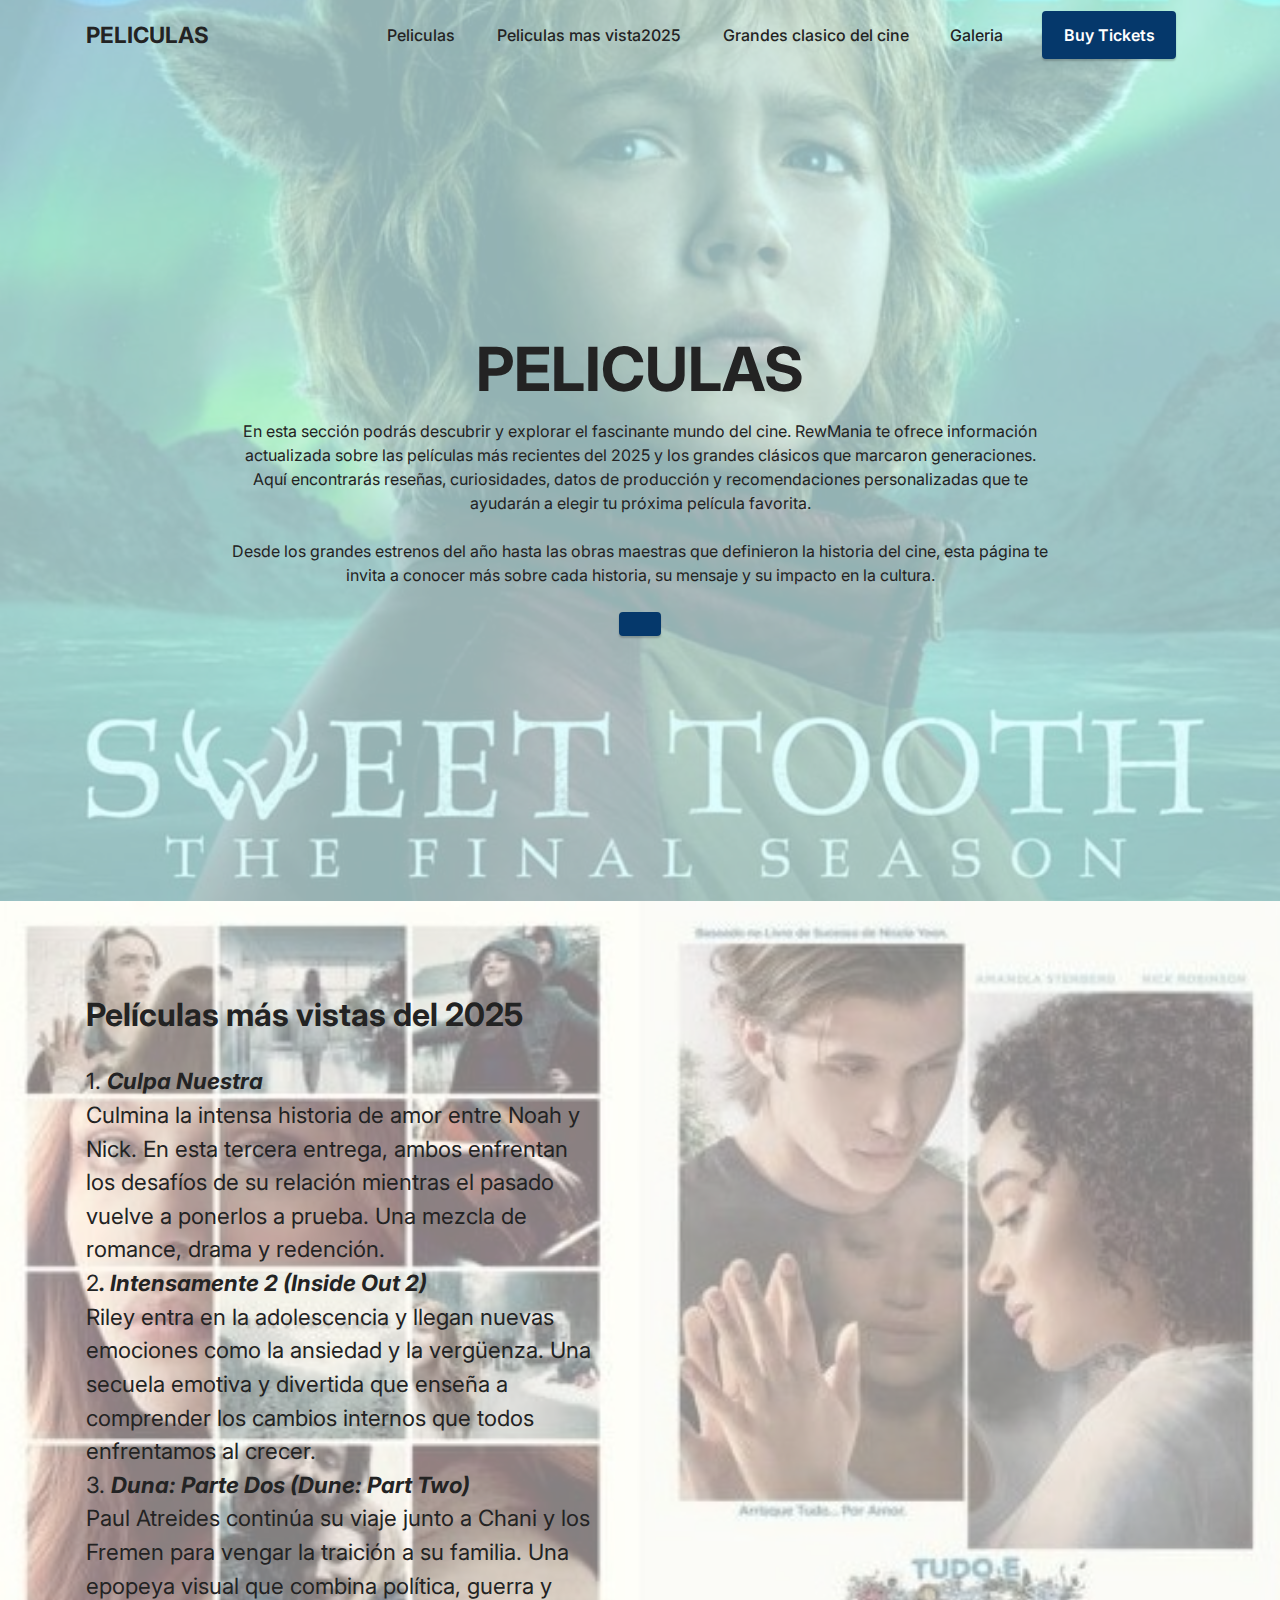
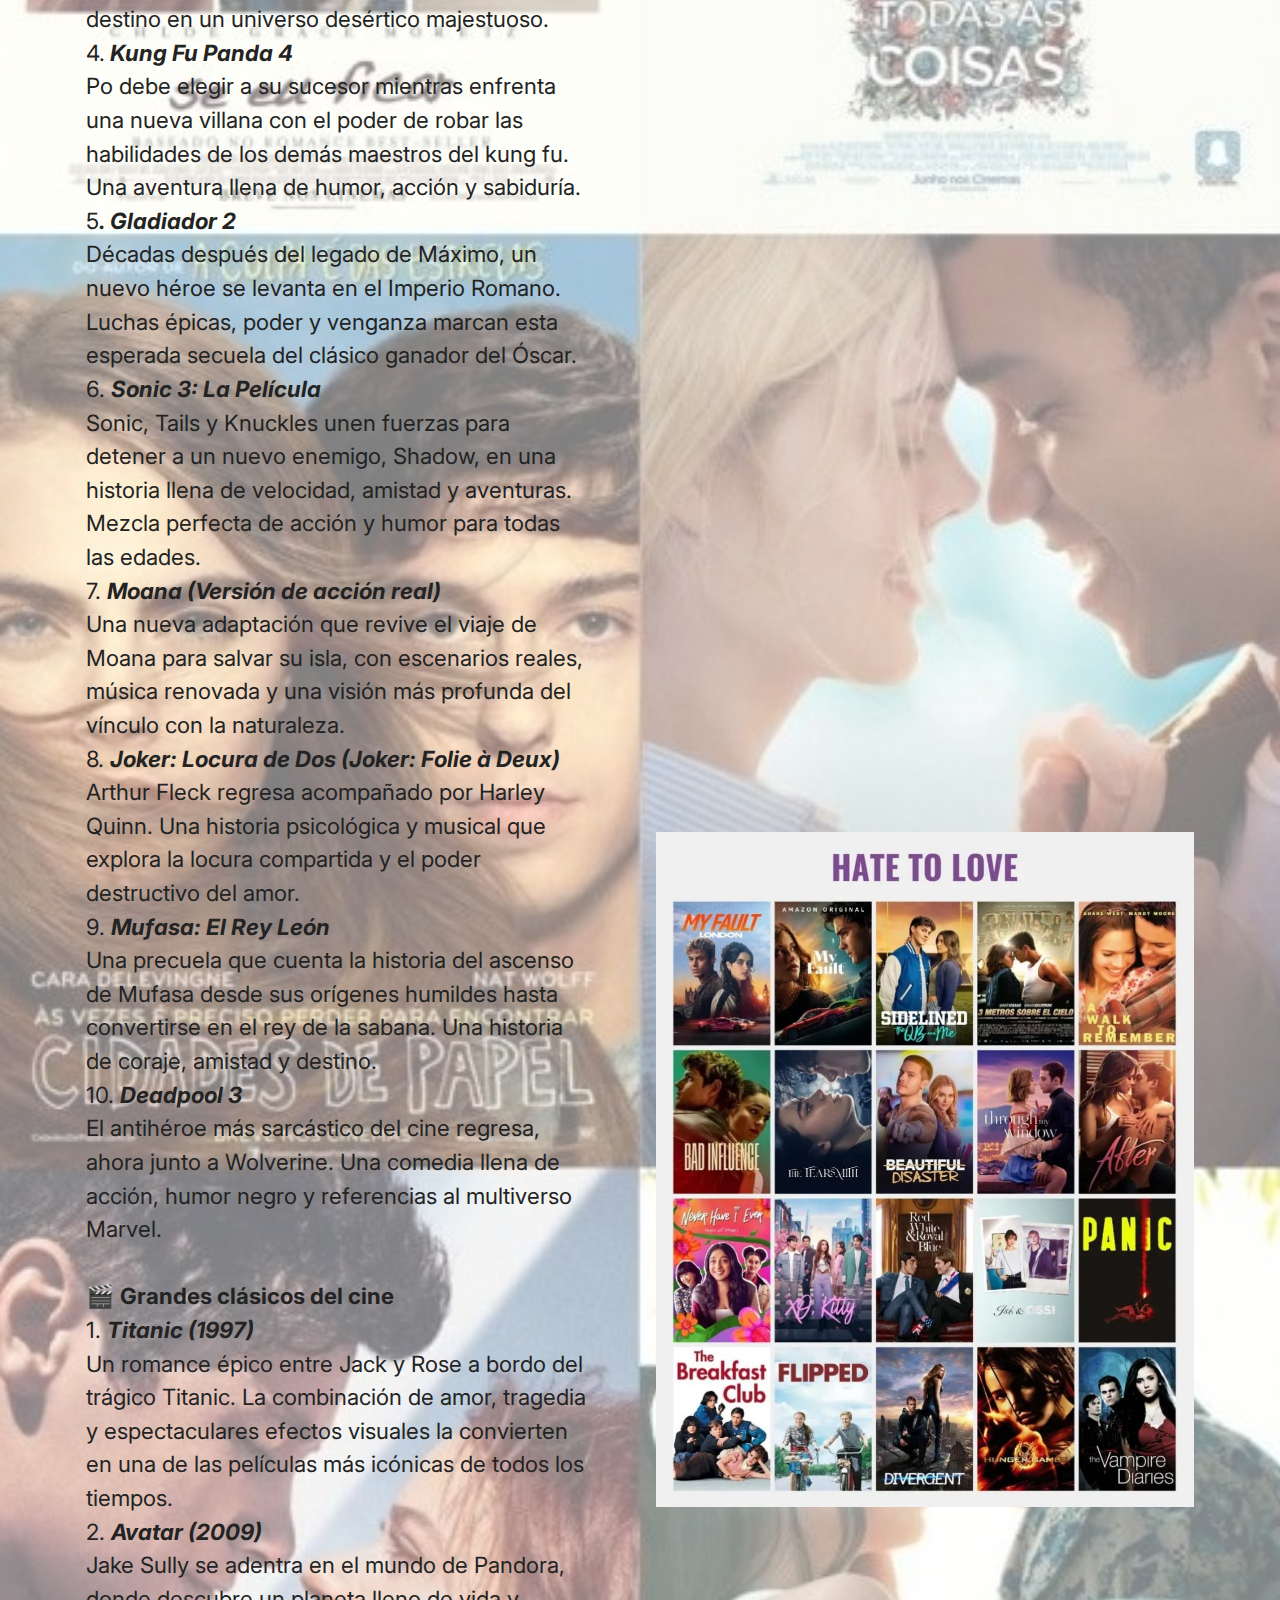
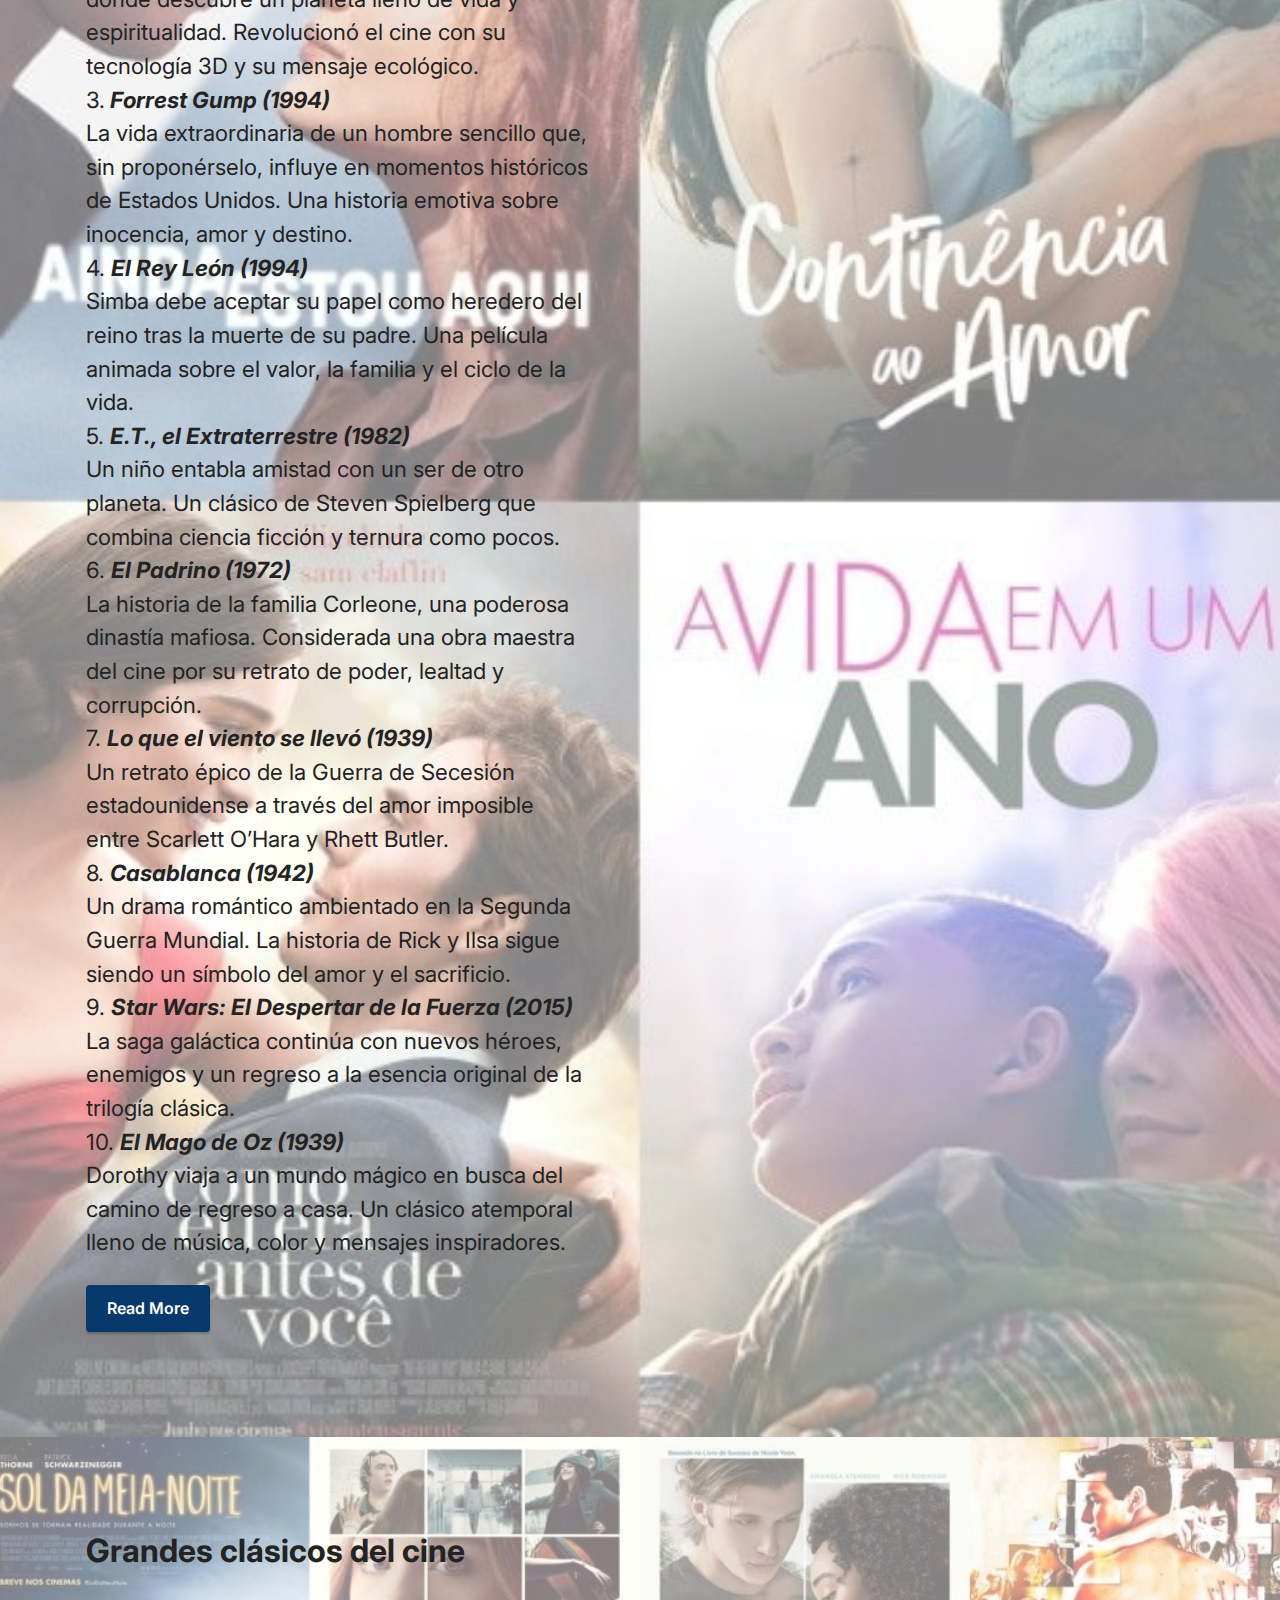
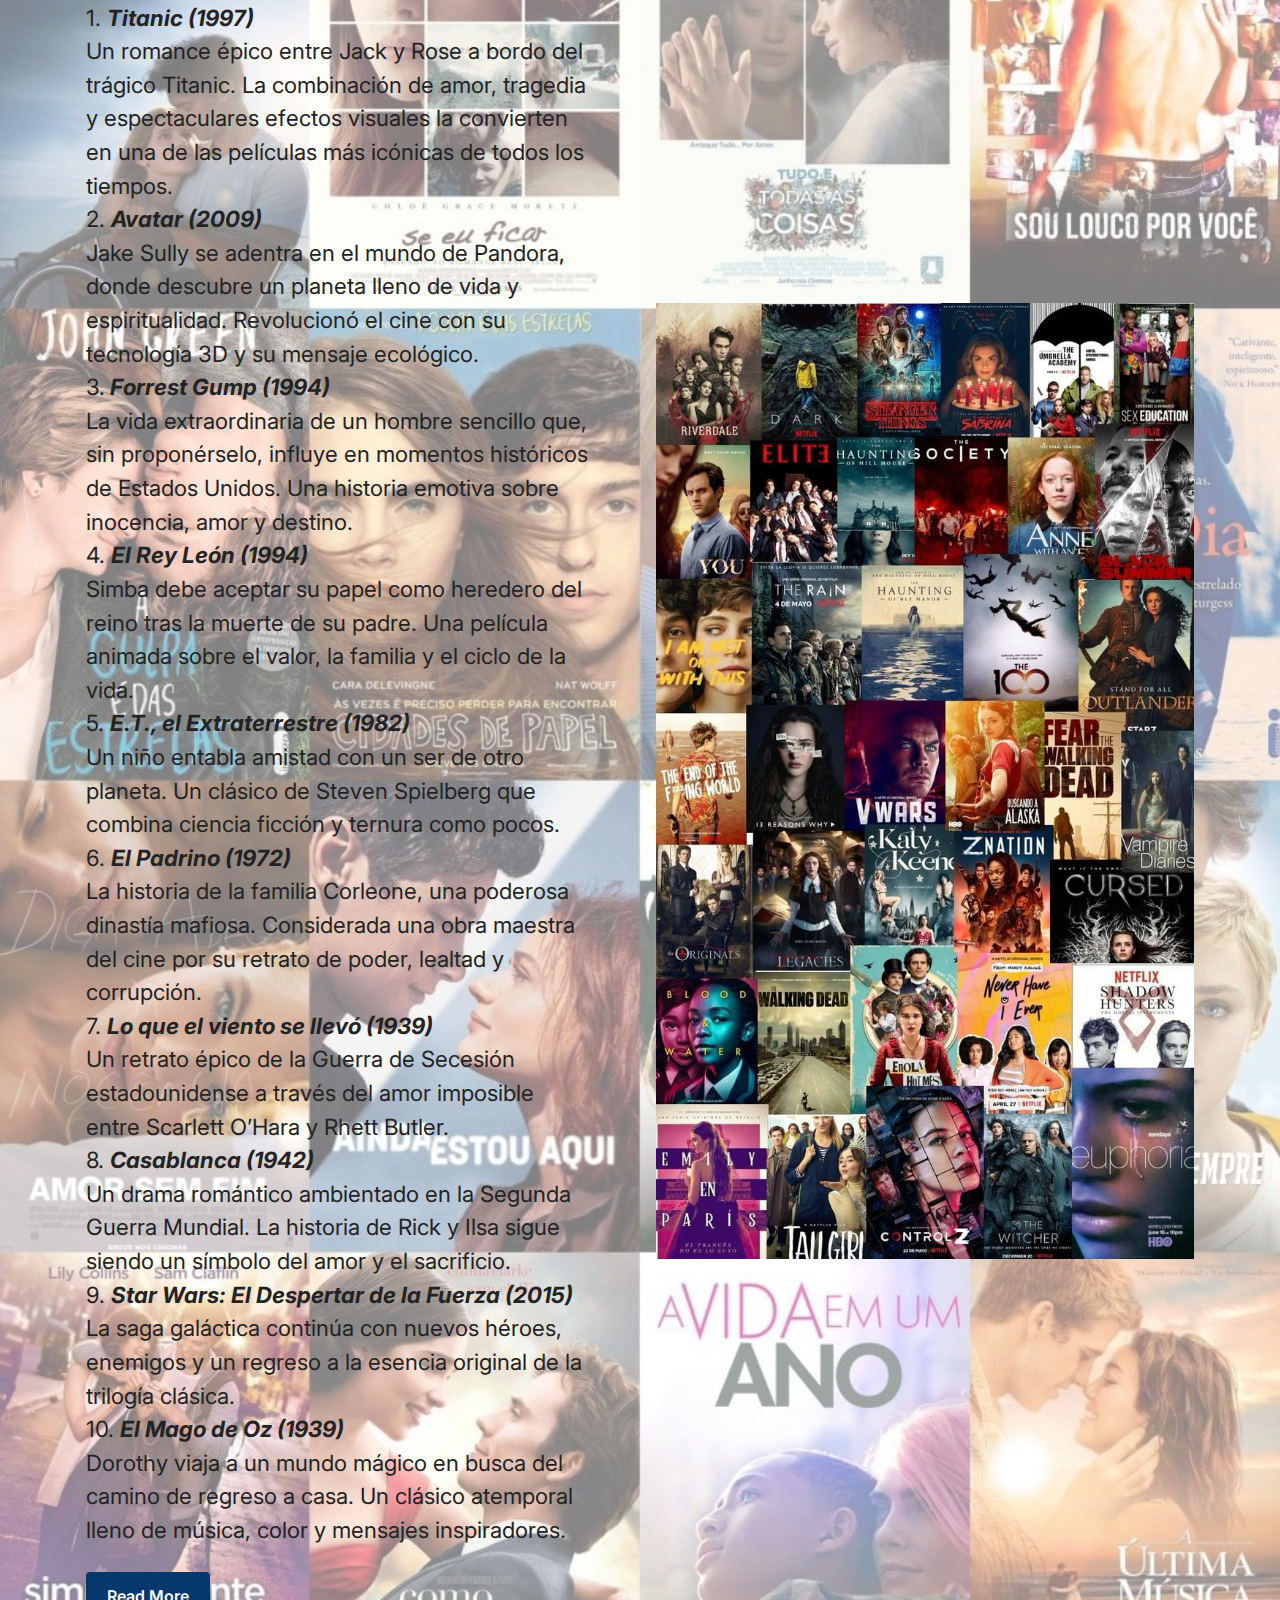
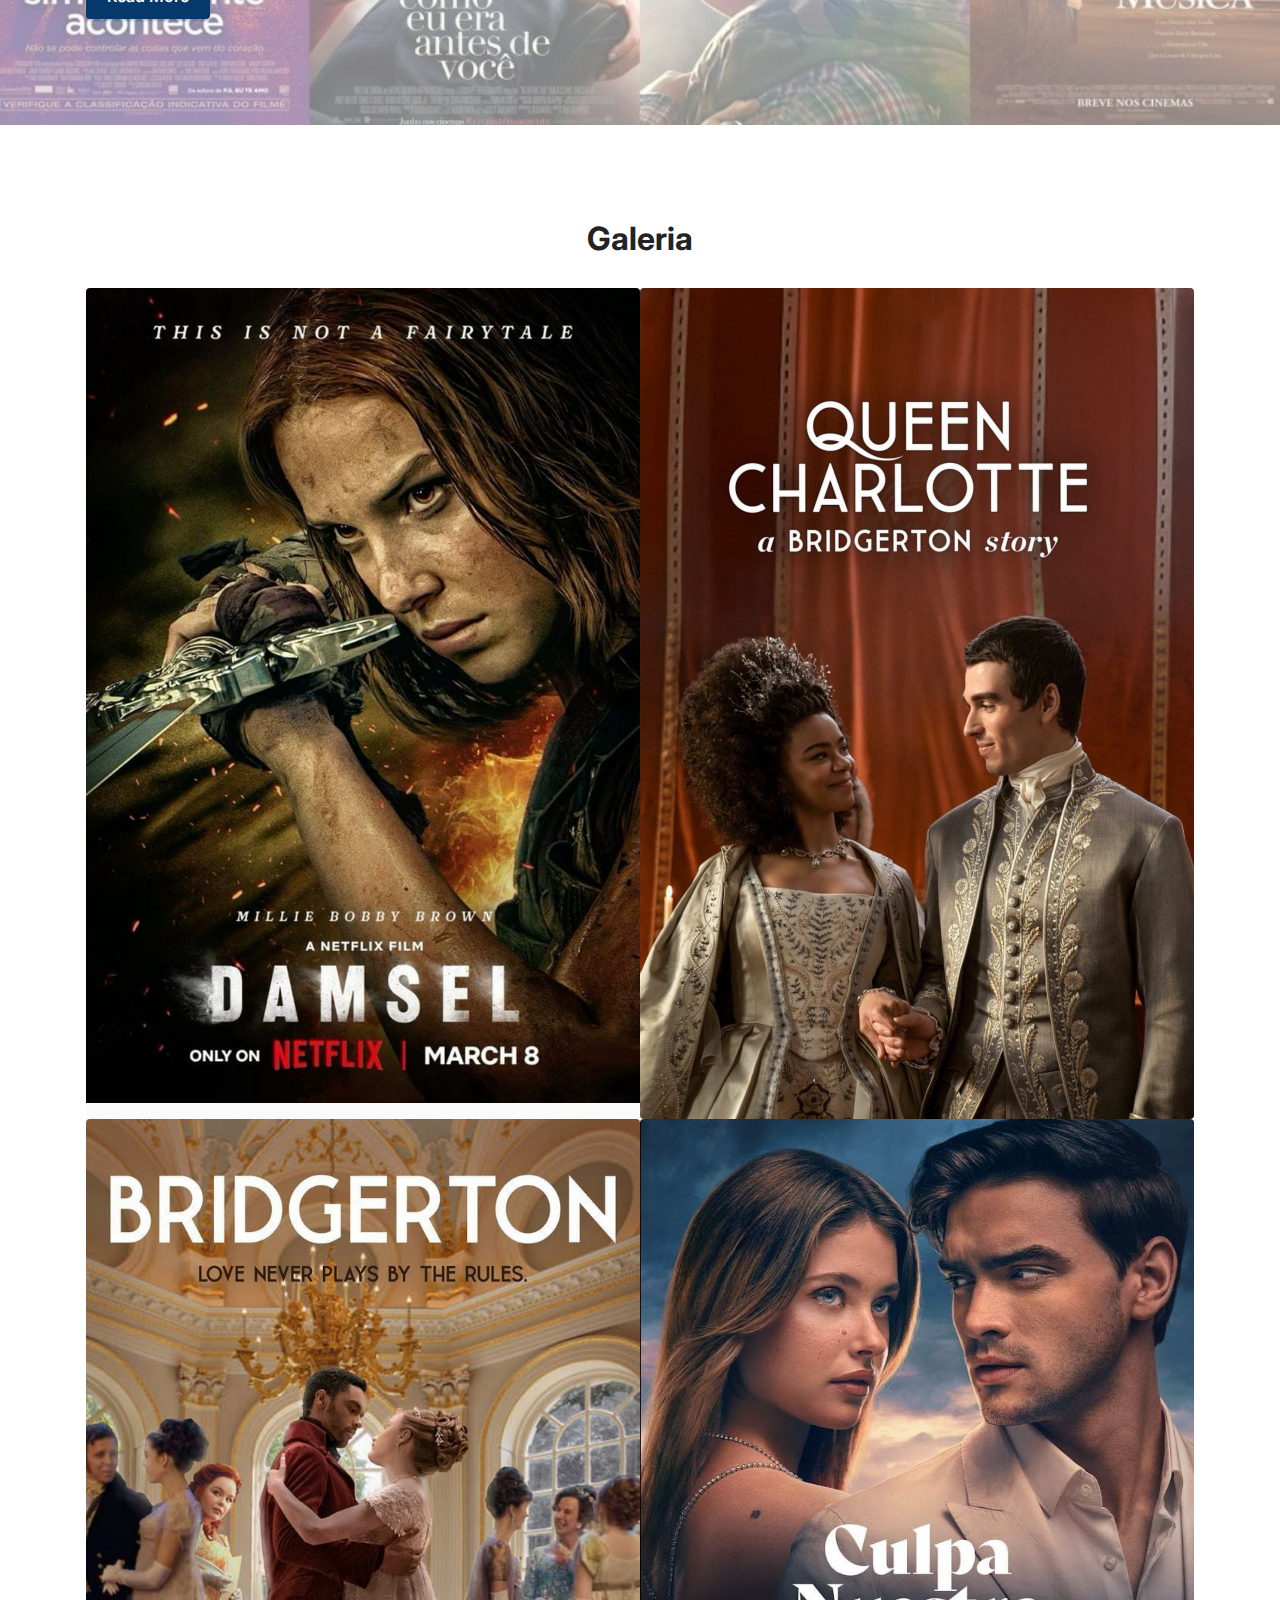
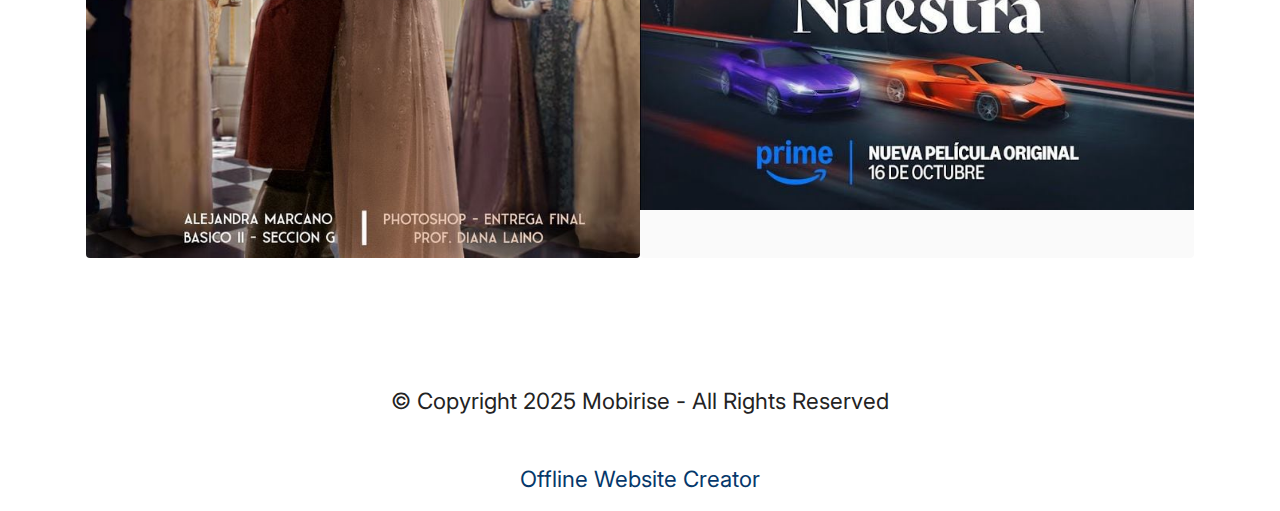
<file: page1.html>
<!DOCTYPE html>
<html  >
<head>
  <!-- Site made with Mobirise Website Builder v6.1.4, https://mobirise.com -->
  <meta charset="UTF-8">
  <meta http-equiv="X-UA-Compatible" content="IE=edge">
  <meta name="generator" content="Mobirise v6.1.4, mobirise.com">
  <meta name="viewport" content="width=device-width, initial-scale=1, minimum-scale=1">
  <link rel="shortcut icon" href="assets/images/logo-mb-removebg-preview-96x96.png" type="image/x-icon">
  <meta name="description" content="">
  
  
  <title>PELICULAS</title>
  <link rel="stylesheet" href="assets/web/assets/mobirise-icons2/mobirise2.css">
  <link rel="stylesheet" href="assets/bootstrap/css/bootstrap.min.css">
  <link rel="stylesheet" href="assets/dropdown/css/style.css">
  <link rel="stylesheet" href="assets/socicon/css/styles.css">
  <link rel="stylesheet" href="assets/theme/css/style.css">
  <link rel="preload" href="https://fonts.googleapis.com/css?family=Inter:100,200,300,400,500,600,700,800,900,100i,200i,300i,400i,500i,600i,700i,800i,900i&display=swap" as="style" onload="this.onload=null;this.rel='stylesheet'">
  <noscript><link rel="stylesheet" href="https://fonts.googleapis.com/css?family=Inter:100,200,300,400,500,600,700,800,900,100i,200i,300i,400i,500i,600i,700i,800i,900i&display=swap"></noscript>
  <link rel="preload" href="https://fonts.googleapis.com/css?family=Jost:100,200,300,400,500,600,700,800,900,100i,200i,300i,400i,500i,600i,700i,800i,900i&display=swap" as="style" onload="this.onload=null;this.rel='stylesheet'">
  <noscript><link rel="stylesheet" href="https://fonts.googleapis.com/css?family=Jost:100,200,300,400,500,600,700,800,900,100i,200i,300i,400i,500i,600i,700i,800i,900i&display=swap"></noscript>
  <link rel="preload" as="style" href="assets/mobirise/css/mbr-additional.css?v=hseYOE"><link rel="stylesheet" href="assets/mobirise/css/mbr-additional.css?v=hseYOE" type="text/css">

  
  
  
</head>
<body>
  
  <section data-bs-version="5.1" class="menu menu2 cid-sFHpMqcXGj" once="menu" id="menu2-2">
    
    <nav class="navbar navbar-dropdown navbar-expand-lg">
        <div class="container">
            <div class="navbar-brand">
                
                <span class="navbar-caption-wrap"><a class="navbar-caption text-black text-primary display-7" href="page1.html">PELICULAS</a></span>
            </div>
            <button class="navbar-toggler" type="button" data-toggle="collapse" data-bs-toggle="collapse" data-target="#navbarSupportedContent" data-bs-target="#navbarSupportedContent" aria-controls="navbarNavAltMarkup" aria-expanded="false" aria-label="Toggle navigation">
                <div class="hamburger">
                    <span></span>
                    <span></span>
                    <span></span>
                    <span></span>
                </div>
            </button>
            <div class="collapse navbar-collapse" id="navbarSupportedContent">
                <ul class="navbar-nav nav-dropdown" data-app-modern-menu="true"><li class="nav-item"><a class="nav-link link text-black text-primary display-4" href="page1.html#top">Peliculas</a></li>
                    <li class="nav-item"><a class="nav-link link text-black text-primary display-4" href="index.html#header1-i">Peliculas mas vista2025</a></li>
                    <li class="nav-item"><a class="nav-link link text-black text-primary display-4" href="index.html#content4-5">Grandes clasico del cine</a>
                    </li><li class="nav-item"><a class="nav-link link text-black text-primary display-4" href="index.html#features6-3">Galeria</a></li></ul>
                
                <div class="navbar-buttons mbr-section-btn"><a class="btn btn-primary display-4" href="https://mobiri.se">Buy Tickets</a></div>
            </div>
        </div>
    </nav>
</section>

<section data-bs-version="5.1" class="header9 cid-sFHoAfPmXB" id="header9-1">

    

    <div class="mbr-overlay" style="opacity: 0.7; background-color: rgb(210, 253, 255);"></div>

    <div class="text-center container">
        <div class="row justify-content-center">
            <div class="col-md-12 col-lg-9">
                <h1 class="mbr-section-title mbr-fonts-style mb-3 display-1"><strong>PELICULAS</strong></h1>
                <p class="mbr-text mbr-fonts-style display-4">En esta sección podrás descubrir y explorar el fascinante mundo del cine. RewMania te ofrece información actualizada sobre las películas más recientes del 2025 y los grandes clásicos que marcaron generaciones.<br>Aquí encontrarás reseñas, curiosidades, datos de producción y recomendaciones personalizadas que te ayudarán a elegir tu próxima película favorita.<br><br>Desde los grandes estrenos del año hasta las obras maestras que definieron la historia del cine, esta página te invita a conocer más sobre cada historia, su mensaje y su impacto en la cultura.</p>
                <div class="mbr-section-btn mt-3"><a class="btn btn-primary display-4" href="https://mobiri.se"></a></div>
            </div>
        </div>
    </div>
</section>

<section data-bs-version="5.1" class="features18 cid-sFHvmoQ5Jg" id="features19-e">

    

    <div class="mbr-overlay" style="opacity: 0.5; background-color: rgb(255, 255, 255);">
    </div>
    <div class="container">
        <div class="row justify-content-center">
            <div class="card col-12 col-lg">
                <div class="card-wrapper">
                    <h6 class="card-title mbr-fonts-style mb-4 display-2"><strong>Películas más vistas del 2025</strong></h6>
                    <p class="mbr-text mbr-fonts-style display-7">1. <strong><em>Culpa Nuestra</em></strong><br>Culmina la intensa historia de amor entre Noah y Nick. En esta tercera entrega, ambos enfrentan los desafíos de su relación mientras el pasado vuelve a ponerlos a prueba. Una mezcla de romance, drama y redención.<br>2<strong><em>. Intensamente 2 (Inside Out 2)</em></strong><br>Riley entra en la adolescencia y llegan nuevas emociones como la ansiedad y la vergüenza. Una secuela emotiva y divertida que enseña a comprender los cambios internos que todos enfrentamos al crecer.<br>3. <strong><em>Duna: Parte Dos (Dune: Part Two)</em></strong><br>Paul Atreides continúa su viaje junto a Chani y los Fremen para vengar la traición a su familia. Una epopeya visual que combina política, guerra y destino en un universo desértico majestuoso.<br>4.<strong><em> Kung Fu Panda 4</em></strong><br>Po debe elegir a su sucesor mientras enfrenta una nueva villana con el poder de robar las habilidades de los demás maestros del kung fu. Una aventura llena de humor, acción y sabiduría.<br>5<strong><em>. Gladiador 2</em></strong><br>Décadas después del legado de Máximo, un nuevo héroe se levanta en el Imperio Romano. Luchas épicas, poder y venganza marcan esta esperada secuela del clásico ganador del Óscar.<br>6. <strong><em>Sonic 3: La Película</em></strong><br>Sonic, Tails y Knuckles unen fuerzas para detener a un nuevo enemigo, Shadow, en una historia llena de velocidad, amistad y aventuras. Mezcla perfecta de acción y humor para todas las edades.<br>7. <strong><em>Moana (Versión de acción real)</em></strong><br>Una nueva adaptación que revive el viaje de Moana para salvar su isla, con escenarios reales, música renovada y una visión más profunda del vínculo con la naturaleza.<br>8. <strong><em>Joker: Locura de Dos (Joker: Folie à Deux)</em></strong><br>Arthur Fleck regresa acompañado por Harley Quinn. Una historia psicológica y musical que explora la locura compartida y el poder destructivo del amor.<br>9. <strong><em>Mufasa: El Rey León</em></strong><br>Una precuela que cuenta la historia del ascenso de Mufasa desde sus orígenes humildes hasta convertirse en el rey de la sabana. Una historia de coraje, amistad y destino.<br>10. <strong><em>Deadpool 3</em></strong><br>El antihéroe más sarcástico del cine regresa, ahora junto a Wolverine. Una comedia llena de acción, humor negro y referencias al multiverso Marvel.<br><br>🎬 <strong>Grandes clásicos del cine</strong><br>1. <strong><em>Titanic (1997)</em></strong><br>Un romance épico entre Jack y Rose a bordo del trágico Titanic. La combinación de amor, tragedia y espectaculares efectos visuales la convierten en una de las películas más icónicas de todos los tiempos.<br>2. <strong><em>Avatar (2009)</em></strong><br>Jake Sully se adentra en el mundo de Pandora, donde descubre un planeta lleno de vida y espiritualidad. Revolucionó el cine con su tecnología 3D y su mensaje ecológico.<br>3.<strong><em> Forrest Gump (1994)</em></strong><br>La vida extraordinaria de un hombre sencillo que, sin proponérselo, influye en momentos históricos de Estados Unidos. Una historia emotiva sobre inocencia, amor y destino.<br>4. <strong><em>El Rey León (1994)</em></strong><br>Simba debe aceptar su papel como heredero del reino tras la muerte de su padre. Una película animada sobre el valor, la familia y el ciclo de la vida.<br>5. <strong><em>E.T., el Extraterrestre (1982)</em></strong><br>Un niño entabla amistad con un ser de otro planeta. Un clásico de Steven Spielberg que combina ciencia ficción y ternura como pocos.<br>6. <strong><em>El Padrino (1972)</em></strong><br>La historia de la familia Corleone, una poderosa dinastía mafiosa. Considerada una obra maestra del cine por su retrato de poder, lealtad y corrupción.<br>7. <strong><em>Lo que el viento se llevó (1939)</em></strong><br>Un retrato épico de la Guerra de Secesión estadounidense a través del amor imposible entre Scarlett O’Hara y Rhett Butler.<br>8. <strong><em>Casablanca (1942)</em></strong><br>Un drama romántico ambientado en la Segunda Guerra Mundial. La historia de Rick y Ilsa sigue siendo un símbolo del amor y el sacrificio.<br>9. <strong><em>Star Wars: El Despertar de la Fuerza (2015)</em></strong><br>La saga galáctica continúa con nuevos héroes, enemigos y un regreso a la esencia original de la trilogía clásica.<br>10. <strong><em>El Mago de Oz (1939)</em></strong><br>Dorothy viaja a un mundo mágico en busca del camino de regreso a casa. Un clásico atemporal lleno de música, color y mensajes inspiradores.</p>
                    <div class="mbr-section-btn"><a class="btn btn-primary display-4" href="https://mobiri.se">Read More</a></div>
                </div>
            </div>
            <div class="col-12 col-lg-6">
                <div class="image-wrapper">
                    <img src="assets/images/984fab964136bac1d06c607e8fb4be00-1076x1347.jpeg" alt="Mobirise Website Builder">
                </div>
            </div>
        </div>
    </div>
</section>

<section data-bs-version="5.1" class="features18 cid-uZNCeHqZUz" id="features19-n">

    

    <div class="mbr-overlay" style="opacity: 0.5; background-color: rgb(255, 255, 255);">
    </div>
    <div class="container">
        <div class="row justify-content-center">
            <div class="card col-12 col-lg">
                <div class="card-wrapper">
                    <h6 class="card-title mbr-fonts-style mb-4 display-2"><strong>Grandes clásicos del cine</strong></h6>
                    <p class="mbr-text mbr-fonts-style display-7">1. <strong><em>Titanic (1997)</em></strong><br>Un romance épico entre Jack y Rose a bordo del trágico Titanic. La combinación de amor, tragedia y espectaculares efectos visuales la convierten en una de las películas más icónicas de todos los tiempos.<br>2. <strong><em>Avatar (2009)</em></strong><br>Jake Sully se adentra en el mundo de Pandora, donde descubre un planeta lleno de vida y espiritualidad. Revolucionó el cine con su tecnología 3D y su mensaje ecológico.<br>3.<strong><em> Forrest Gump (1994)</em></strong><br>La vida extraordinaria de un hombre sencillo que, sin proponérselo, influye en momentos históricos de Estados Unidos. Una historia emotiva sobre inocencia, amor y destino.<br>4. <strong><em>El Rey León (1994)</em></strong><br>Simba debe aceptar su papel como heredero del reino tras la muerte de su padre. Una película animada sobre el valor, la familia y el ciclo de la vida.<br>5. <strong><em>E.T., el Extraterrestre (1982)</em></strong><br>Un niño entabla amistad con un ser de otro planeta. Un clásico de Steven Spielberg que combina ciencia ficción y ternura como pocos.<br>6. <strong><em>El Padrino (1972)</em></strong><br>La historia de la familia Corleone, una poderosa dinastía mafiosa. Considerada una obra maestra del cine por su retrato de poder, lealtad y corrupción.<br>7. <strong><em>Lo que el viento se llevó (1939)</em></strong><br>Un retrato épico de la Guerra de Secesión estadounidense a través del amor imposible entre Scarlett O’Hara y Rhett Butler.<br>8. <strong><em>Casablanca (1942)</em></strong><br>Un drama romántico ambientado en la Segunda Guerra Mundial. La historia de Rick y Ilsa sigue siendo un símbolo del amor y el sacrificio.<br>9. <strong><em>Star Wars: El Despertar de la Fuerza (2015)</em></strong><br>La saga galáctica continúa con nuevos héroes, enemigos y un regreso a la esencia original de la trilogía clásica.<br>10. <strong><em>El Mago de Oz (1939)</em></strong><br>Dorothy viaja a un mundo mágico en busca del camino de regreso a casa. Un clásico atemporal lleno de música, color y mensajes inspiradores.</p>
                    <div class="mbr-section-btn"><a class="btn btn-primary display-4" href="https://mobiri.se">Read More</a></div>
                </div>
            </div>
            <div class="col-12 col-lg-6">
                <div class="image-wrapper">
                    <img src="assets/images/peliculasss-736x1308.jpg" alt="Mobirise Website Builder">
                </div>
            </div>
        </div>
    </div>
</section>

<section data-bs-version="5.1" class="gallery1 cid-uZNx5tw7g4" id="gallery1-m">
    
    
    <div class="container">
        <div class="mbr-section-head">
            <h4 class="mbr-section-title mbr-fonts-style align-center mb-0 display-2">
                <strong>Galeria</strong></h4>
            
        </div>
        <div class="row mt-4">
            <div class="item features-image col-12 col-md-6 col-lg-6">
                <div class="item-wrapper">
                    <div class="item-img">
                        <img src="assets/images/damsel-736x1083.jpg" alt="Mobirise Website Builder">
                    </div>
                    
                    
                </div>
            </div>
            <div class="item features-image col-12 col-md-6 col-lg-6">
                <div class="item-wrapper">
                    <div class="item-img">
                        <img src="assets/images/charlotte-1108x1662.jpg" alt="Mobirise Website Builder">
                    </div>
                    
                    
                </div>
            </div>
            <div class="item features-image col-12 col-md-6 col-lg-6">
                <div class="item-wrapper">
                    <div class="item-img">
                        <img src="assets/images/bridgerton-736x981.jpg" alt="Mobirise Website Builder">
                    </div>
                    
                    
                </div>
            </div>
            <div class="item features-image col-12 col-md-6 col-lg-6">
                <div class="item-wrapper">
                    <div class="item-img">
                        <img src="assets/images/culpa20nuestra-695x867.jpg" alt="Mobirise Website Builder" title="">
                    </div>
                    
                    
                </div>
            </div>
        </div>
    </div>
</section>

<section data-bs-version="5.1" class="footer7 cid-sFHu2wLoQp" once="footers" id="footer7-9">

    

    

    <div class="container">
        <div class="row align-center mbr-white">
            <div class="col-12">
                <p class="mbr-text mb-0 mbr-fonts-style display-7">
                    © Copyright 2025 Mobirise - All Rights Reserved
                </p>
            </div>
        </div>
    </div>
</section><section class="display-7" style="padding: 0;align-items: center;justify-content: center;flex-wrap: wrap;    align-content: center;display: flex;position: relative;height: 4rem;"><a href="https://mobiri.se/4164927" style="flex: 1 1;height: 4rem;position: absolute;width: 100%;z-index: 1;"><img alt="" style="height: 4rem;" src="[data-uri]"></a><p style="margin: 0;text-align: center;" class="display-7">&#8204;</p><a style="z-index:1" href="https://mobirise.com/offline-website-builder.html">Offline Website Creator</a></section><script src="assets/bootstrap/js/bootstrap.bundle.min.js"></script>  <script src="assets/smoothscroll/smooth-scroll.js"></script>  <script src="assets/ytplayer/index.js"></script>  <script src="assets/dropdown/js/navbar-dropdown.js"></script>  <script src="assets/theme/js/script.js"></script>  
  
  
</body>
</html>
</file>
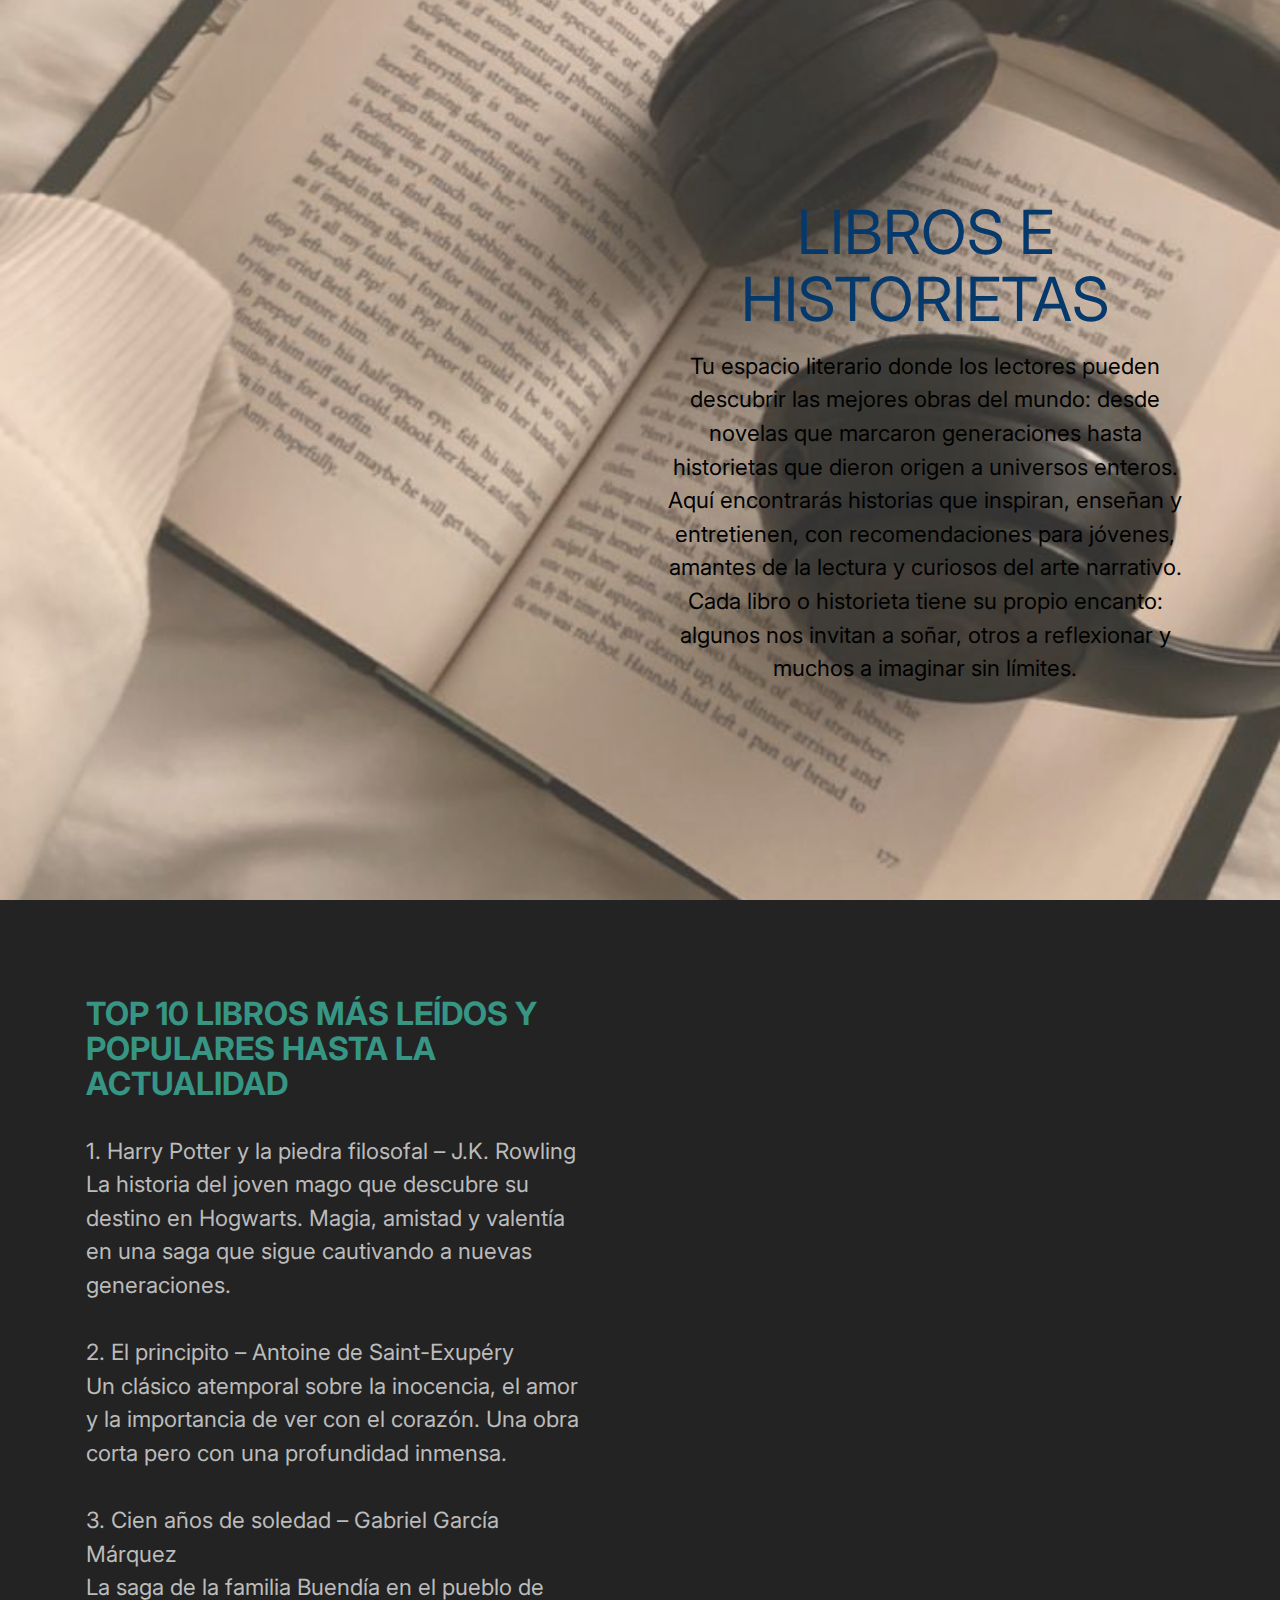
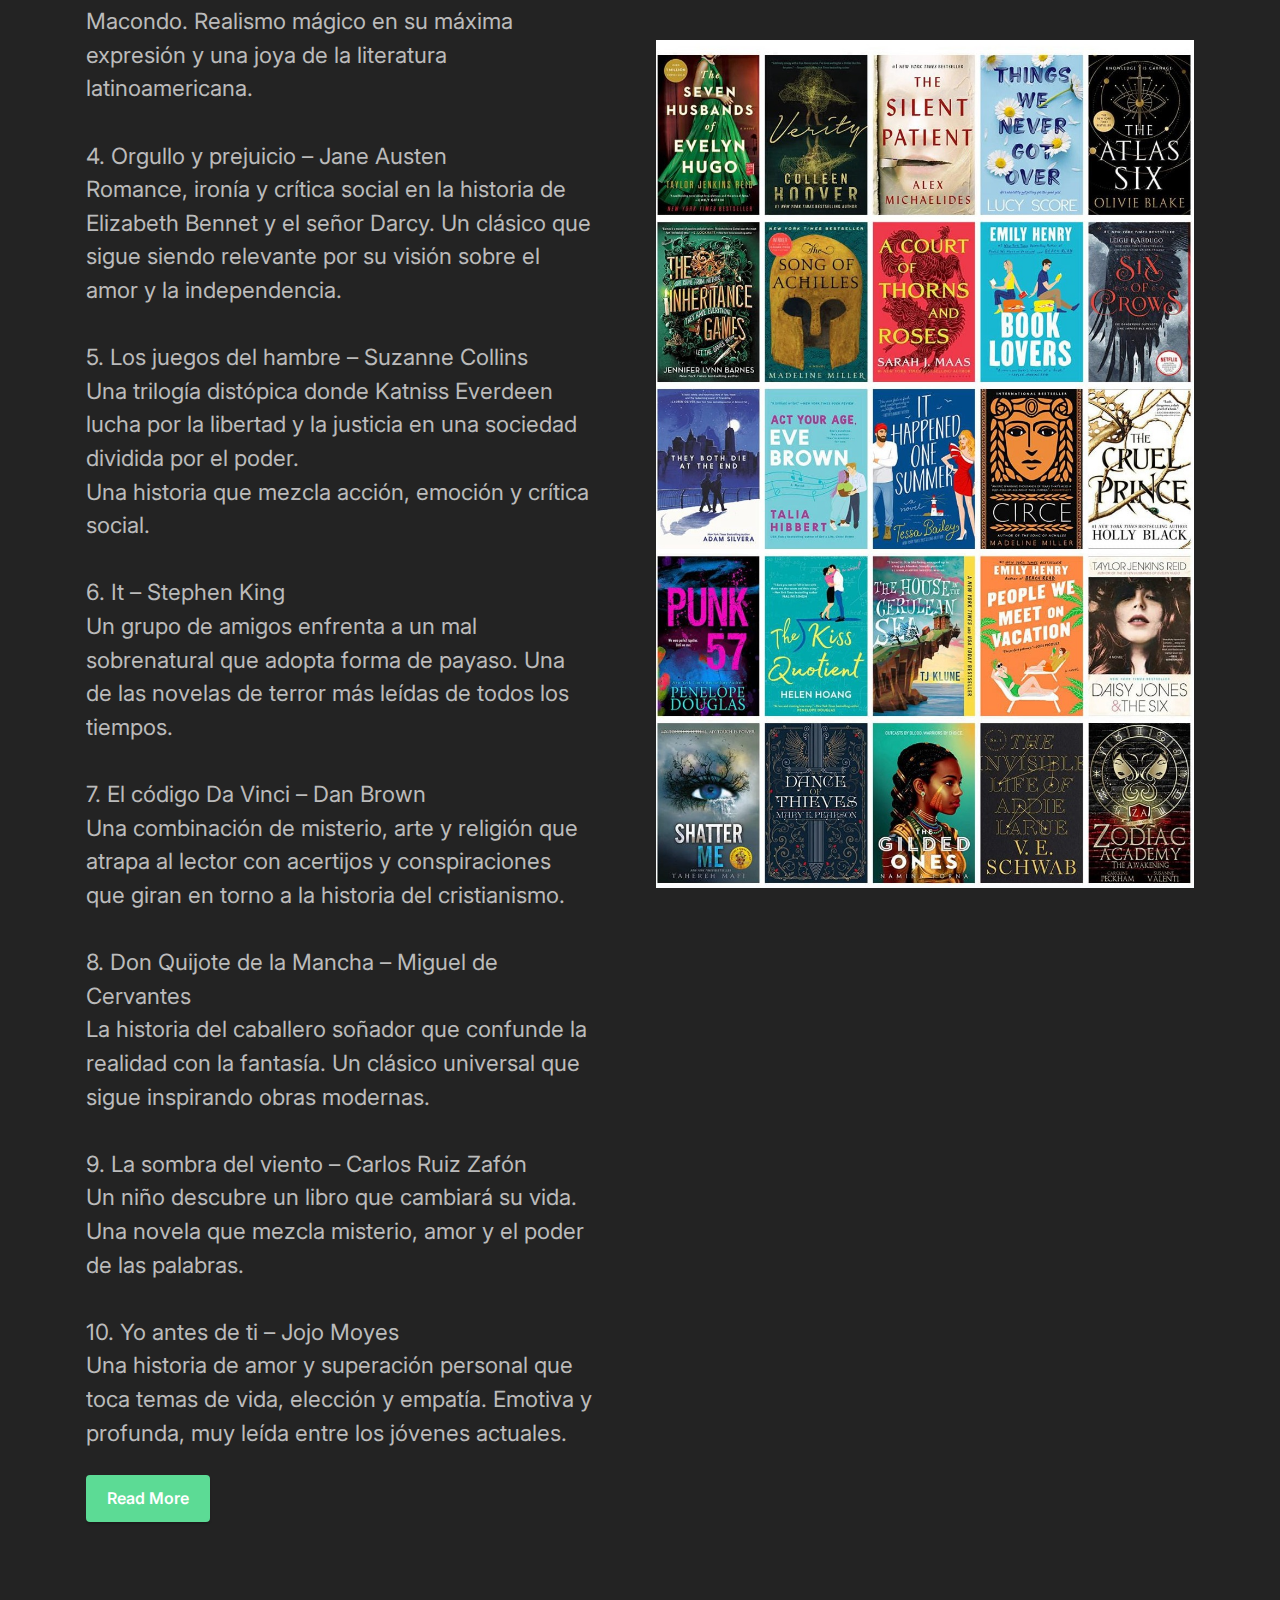
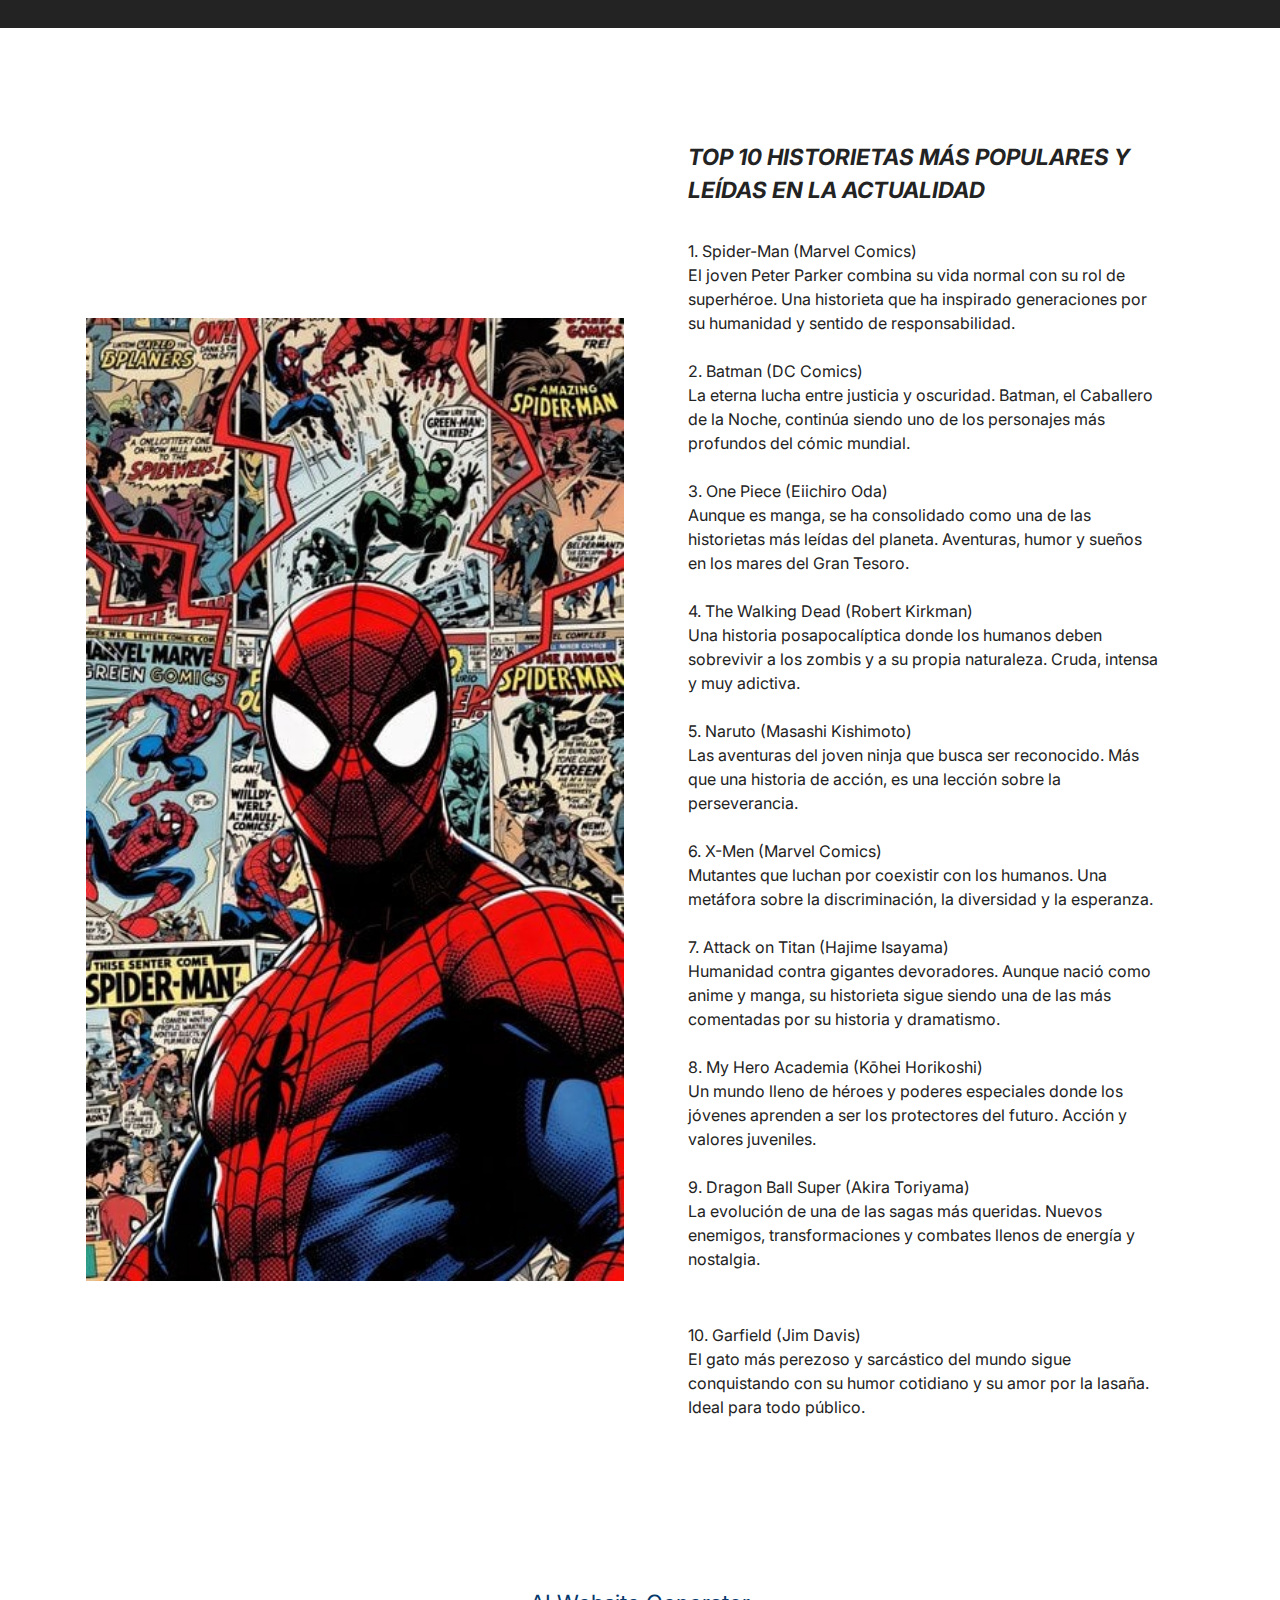
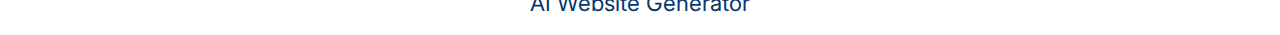
<file: page2.html>
<!DOCTYPE html>
<html  >
<head>
  <!-- Site made with Mobirise Website Builder v6.1.4, https://mobirise.com -->
  <meta charset="UTF-8">
  <meta http-equiv="X-UA-Compatible" content="IE=edge">
  <meta name="generator" content="Mobirise v6.1.4, mobirise.com">
  <meta name="viewport" content="width=device-width, initial-scale=1, minimum-scale=1">
  <link rel="shortcut icon" href="assets/images/logo-mb-removebg-preview-96x96.png" type="image/x-icon">
  <meta name="description" content="">
  
  
  <title>LIBROS E HISTORIETA</title>
  <link rel="stylesheet" href="assets/web/assets/mobirise-icons2/mobirise2.css">
  <link rel="stylesheet" href="assets/bootstrap/css/bootstrap.min.css">
  <link rel="stylesheet" href="assets/theme/css/style.css">
  <link rel="preload" href="https://fonts.googleapis.com/css?family=Inter:100,200,300,400,500,600,700,800,900,100i,200i,300i,400i,500i,600i,700i,800i,900i&display=swap" as="style" onload="this.onload=null;this.rel='stylesheet'">
  <noscript><link rel="stylesheet" href="https://fonts.googleapis.com/css?family=Inter:100,200,300,400,500,600,700,800,900,100i,200i,300i,400i,500i,600i,700i,800i,900i&display=swap"></noscript>
  <link rel="preload" href="https://fonts.googleapis.com/css?family=Jost:100,200,300,400,500,600,700,800,900,100i,200i,300i,400i,500i,600i,700i,800i,900i&display=swap" as="style" onload="this.onload=null;this.rel='stylesheet'">
  <noscript><link rel="stylesheet" href="https://fonts.googleapis.com/css?family=Jost:100,200,300,400,500,600,700,800,900,100i,200i,300i,400i,500i,600i,700i,800i,900i&display=swap"></noscript>
  <link rel="preload" as="style" href="assets/mobirise/css/mbr-additional.css?v=DjAYtg"><link rel="stylesheet" href="assets/mobirise/css/mbr-additional.css?v=DjAYtg" type="text/css">

  
  
  
</head>
<body>
  
  <section data-bs-version="5.1" class="header3 cid-uZNNLoNEKH mbr-fullscreen" id="header3-u">

    

    
    <div class="mbr-overlay" style="opacity: 0.2; background-color: rgb(255, 255, 255);"></div>

    <div class="align-center container">
        <div class="row justify-content-end">
            <div class="col-12 col-lg-6">
                <h1 class="mbr-section-title mbr-fonts-style mb-3 display-1"><strong><a href="index.html" class="text-primary">LIBROS E HISTORIETAS</a></strong></h1>
                
                <p class="mbr-text mbr-fonts-style display-7">Tu espacio literario donde los lectores pueden descubrir las mejores obras del mundo: desde novelas que marcaron generaciones hasta historietas que dieron origen a universos enteros.<br>Aquí encontrarás historias que inspiran, enseñan y entretienen, con recomendaciones para jóvenes, amantes de la lectura y curiosos del arte narrativo.<br>Cada libro o historieta tiene su propio encanto: algunos nos invitan a soñar, otros a reflexionar y muchos a imaginar sin límites.</p>
                
            </div>
        </div>
    </div>
</section>

<section data-bs-version="5.1" class="features18 cid-sFGGxz3b6J" id="features19-a">

    

    
    <div class="container">
        <div class="row justify-content-center">
            <div class="card col-12 col-lg">
                <div class="card-wrapper">
                    <h6 class="card-title mbr-fonts-style mb-4 display-2"><strong>TOP 10 LIBROS MÁS LEÍDOS Y POPULARES HASTA LA ACTUALIDAD</strong></h6>
                    <p class="mbr-text mbr-fonts-style display-7">1. Harry Potter y la piedra filosofal – J.K. Rowling<br>La historia del joven mago que descubre su destino en Hogwarts. Magia, amistad y valentía en una saga que sigue cautivando a nuevas generaciones.<br><br>2. El principito – Antoine de Saint-Exupéry<br>Un clásico atemporal sobre la inocencia, el amor y la importancia de ver con el corazón. Una obra corta pero con una profundidad inmensa.<br><br>3. Cien años de soledad – Gabriel García Márquez<br>La saga de la familia Buendía en el pueblo de Macondo. Realismo mágico en su máxima expresión y una joya de la literatura latinoamericana.<br><br>4. Orgullo y prejuicio – Jane Austen<br>Romance, ironía y crítica social en la historia de Elizabeth Bennet y el señor Darcy. Un clásico que sigue siendo relevante por su visión sobre el amor y la independencia.<br><br>5. Los juegos del hambre – Suzanne Collins<br>Una trilogía distópica donde Katniss Everdeen lucha por la libertad y la justicia en una sociedad dividida por el poder.<br>Una historia que mezcla acción, emoción y crítica social.<br><br>6. It – Stephen King<br>Un grupo de amigos enfrenta a un mal sobrenatural que adopta forma de payaso. Una de las novelas de terror más leídas de todos los tiempos.<br><br>7. El código Da Vinci – Dan Brown<br>Una combinación de misterio, arte y religión que atrapa al lector con acertijos y conspiraciones que giran en torno a la historia del cristianismo.<br><br>8. Don Quijote de la Mancha – Miguel de Cervantes<br>La historia del caballero soñador que confunde la realidad con la fantasía. Un clásico universal que sigue inspirando obras modernas.<br><br>9. La sombra del viento – Carlos Ruiz Zafón<br>Un niño descubre un libro que cambiará su vida. Una novela que mezcla misterio, amor y el poder de las palabras.<br><br>10. Yo antes de ti – Jojo Moyes<br>Una historia de amor y superación personal que toca temas de vida, elección y empatía. Emotiva y profunda, muy leída entre los jóvenes actuales.</p>
                    <div class="mbr-section-btn"><a class="btn btn-secondary display-4" href="https://mobiri.se">Read More</a></div>
                </div>
            </div>
            <div class="col-12 col-lg-6">
                <div class="image-wrapper">
                    <img src="assets/images/vvv-1000x1900.jpeg" alt="Mobirise Website Builder">
                </div>
            </div>
        </div>
    </div>
</section>

<section data-bs-version="5.1" class="testimonials1 cid-uZNODTHW4U" id="testimonials1-v">
    

    
    
    <div class="container">
        
        <div class="row align-items-center">
            <div class="col-12 col-md-6">
                <div class="image-wrapper">
                    <img src="assets/images/cc-380x680.jpg" alt="Mobirise Website Builder">
                </div>
            </div>
            <div class="col-12 col-md">
                <div class="text-wrapper">
                    <p class="mbr-text mbr-fonts-style mb-4 display-7"><strong><em>TOP 10 HISTORIETAS MÁS POPULARES Y LEÍDAS EN LA ACTUALIDAD</em></strong></p>
                    <p class="name mbr-fonts-style mb-1 display-4">1. Spider-Man (Marvel Comics)<br>El joven Peter Parker combina su vida normal con su rol de superhéroe. Una historieta que ha inspirado generaciones por su humanidad y sentido de responsabilidad.<br><br>2. Batman (DC Comics)<br>La eterna lucha entre justicia y oscuridad. Batman, el Caballero de la Noche, continúa siendo uno de los personajes más profundos del cómic mundial.<br><br>3. One Piece (Eiichiro Oda)<br>Aunque es manga, se ha consolidado como una de las historietas más leídas del planeta. Aventuras, humor y sueños en los mares del Gran Tesoro.<br><br>4. The Walking Dead (Robert Kirkman)<br>Una historia posapocalíptica donde los humanos deben sobrevivir a los zombis y a su propia naturaleza. Cruda, intensa y muy adictiva.<br><br>5. Naruto (Masashi Kishimoto)<br>Las aventuras del joven ninja que busca ser reconocido. Más que una historia de acción, es una lección sobre la perseverancia.<br><br>6. X-Men (Marvel Comics)<br>Mutantes que luchan por coexistir con los humanos. Una metáfora sobre la discriminación, la diversidad y la esperanza.<br><br>7. Attack on Titan (Hajime Isayama)<br>Humanidad contra gigantes devoradores. Aunque nació como anime y manga, su historieta sigue siendo una de las más comentadas por su historia y dramatismo.<br><br>8. My Hero Academia (Kōhei Horikoshi)<br>Un mundo lleno de héroes y poderes especiales donde los jóvenes aprenden a ser los protectores del futuro. Acción y valores juveniles.<br><br>9. Dragon Ball Super (Akira Toriyama)<br>La evolución de una de las sagas más queridas. Nuevos enemigos, transformaciones y combates llenos de energía y nostalgia.<br><br><br></p>
                    <p class="position mbr-fonts-style display-4">10. Garfield (Jim Davis)
<br>El gato más perezoso y sarcástico del mundo sigue conquistando con su humor cotidiano y su amor por la lasaña.
<br>Ideal para todo público.
<br>
<br></p>
                </div>
            </div>
        </div>
    </div>
</section><section class="display-7" style="padding: 0;align-items: center;justify-content: center;flex-wrap: wrap;    align-content: center;display: flex;position: relative;height: 4rem;"><a href="https://mobiri.se/4164927" style="flex: 1 1;height: 4rem;position: absolute;width: 100%;z-index: 1;"><img alt="" style="height: 4rem;" src="[data-uri]"></a><p style="margin: 0;text-align: center;" class="display-7">&#8204;</p><a style="z-index:1" href="https://mobirise.com/builder/ai-website-generator.html">AI Website Generator</a></section><script src="assets/bootstrap/js/bootstrap.bundle.min.js"></script>  <script src="assets/smoothscroll/smooth-scroll.js"></script>  <script src="assets/ytplayer/index.js"></script>  <script src="assets/theme/js/script.js"></script>  
  
  
</body>
</html>
</file>
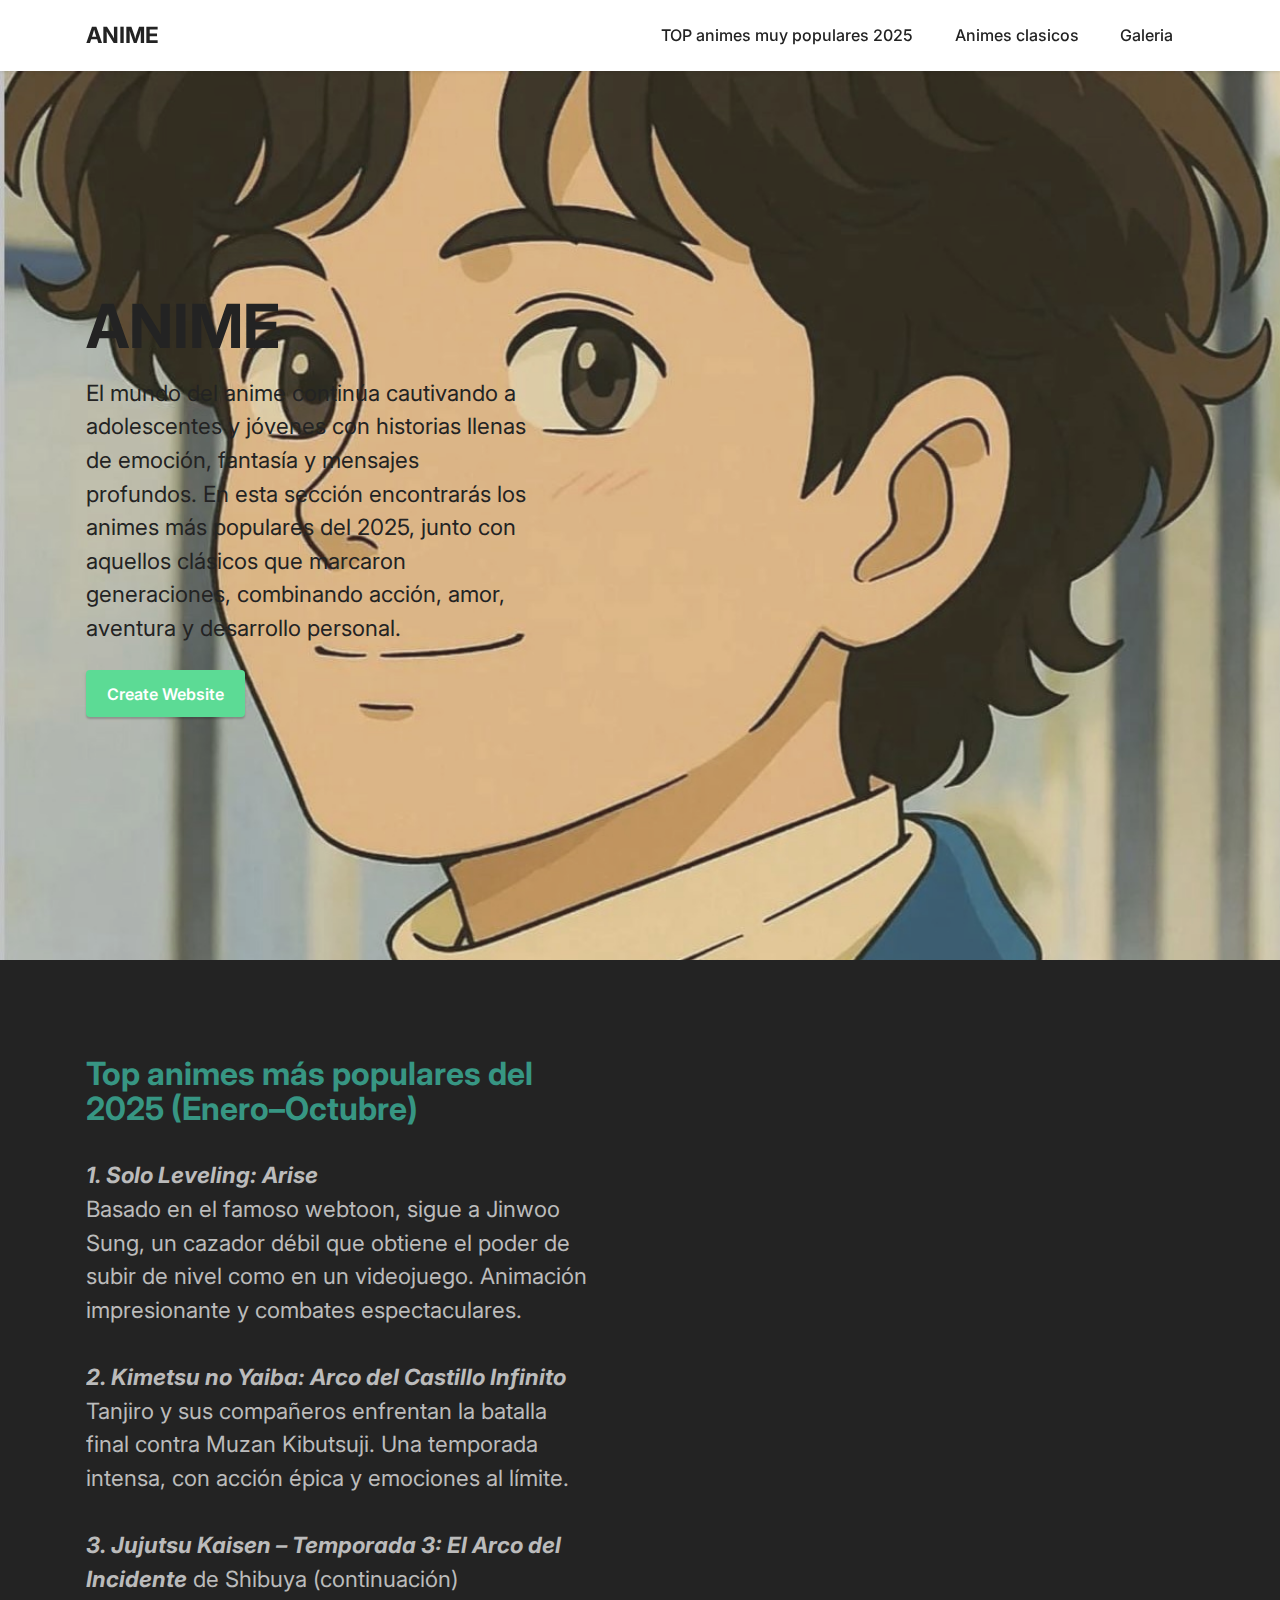
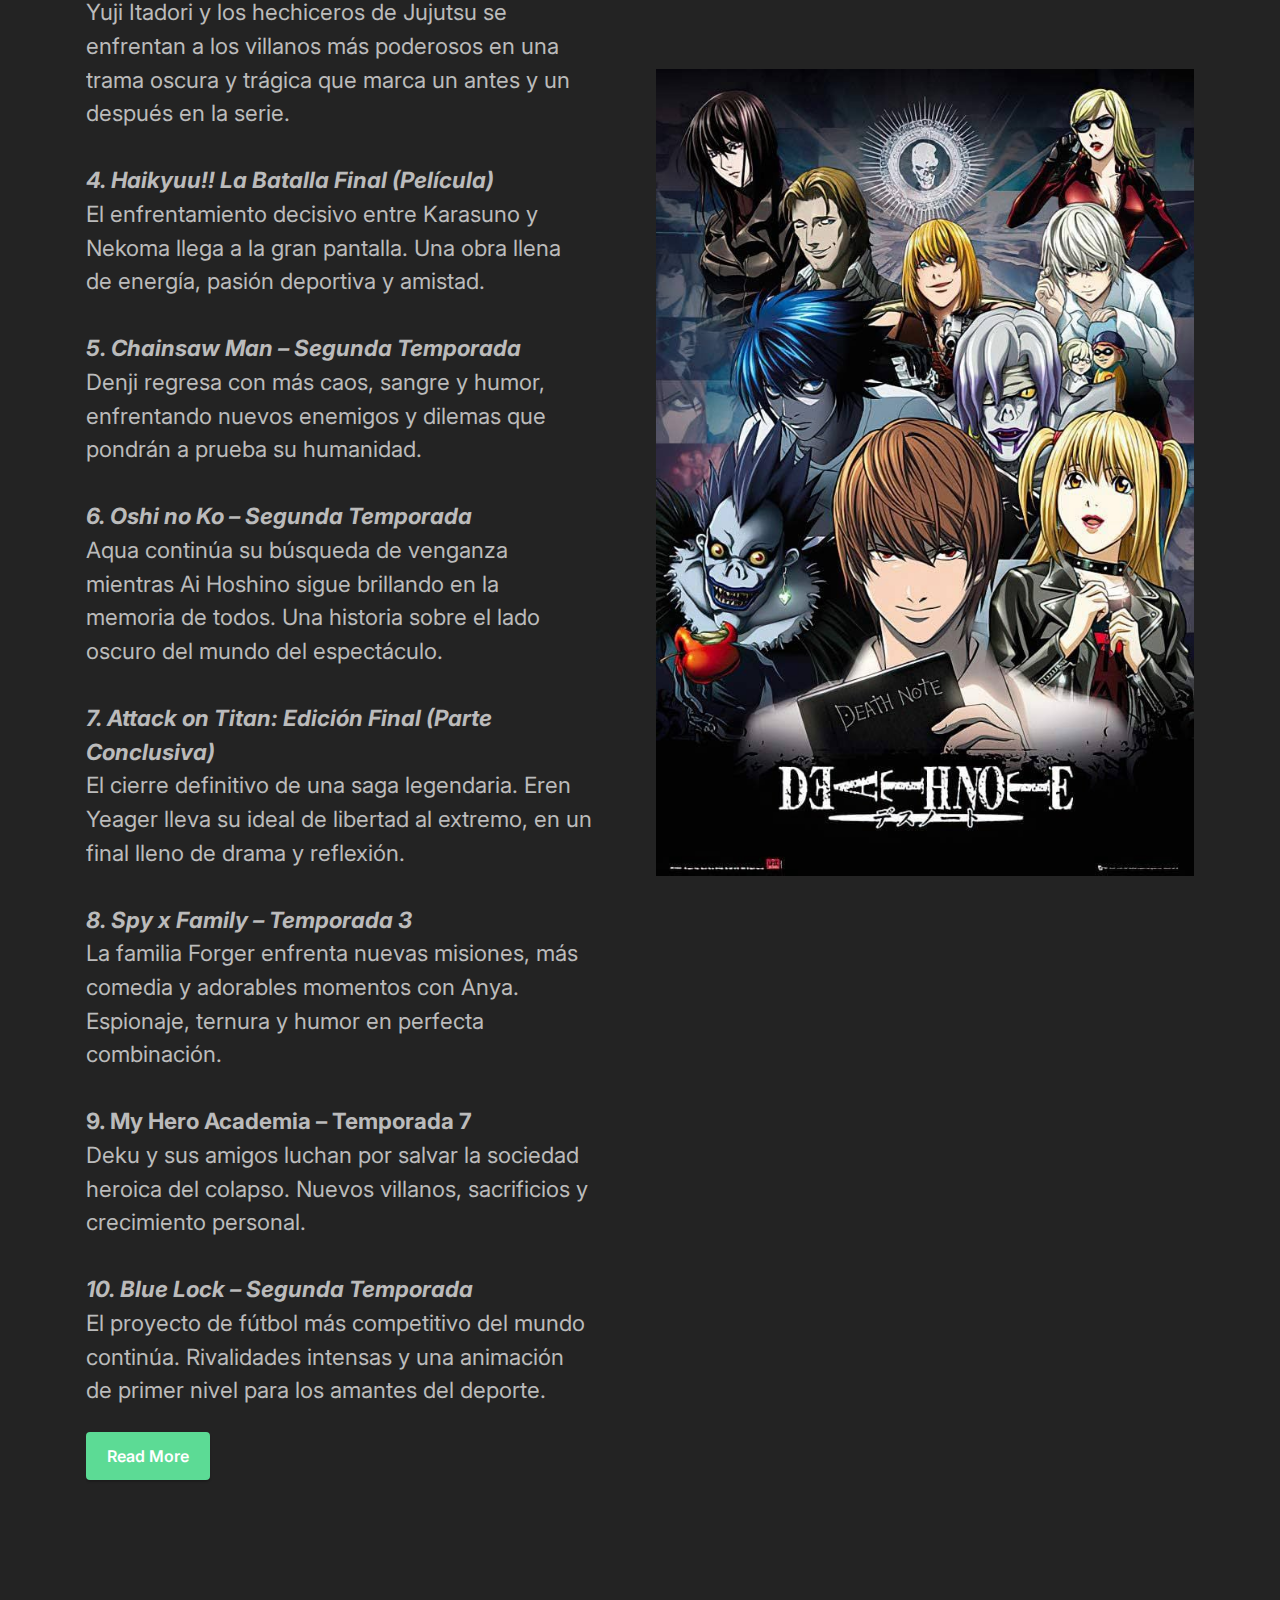
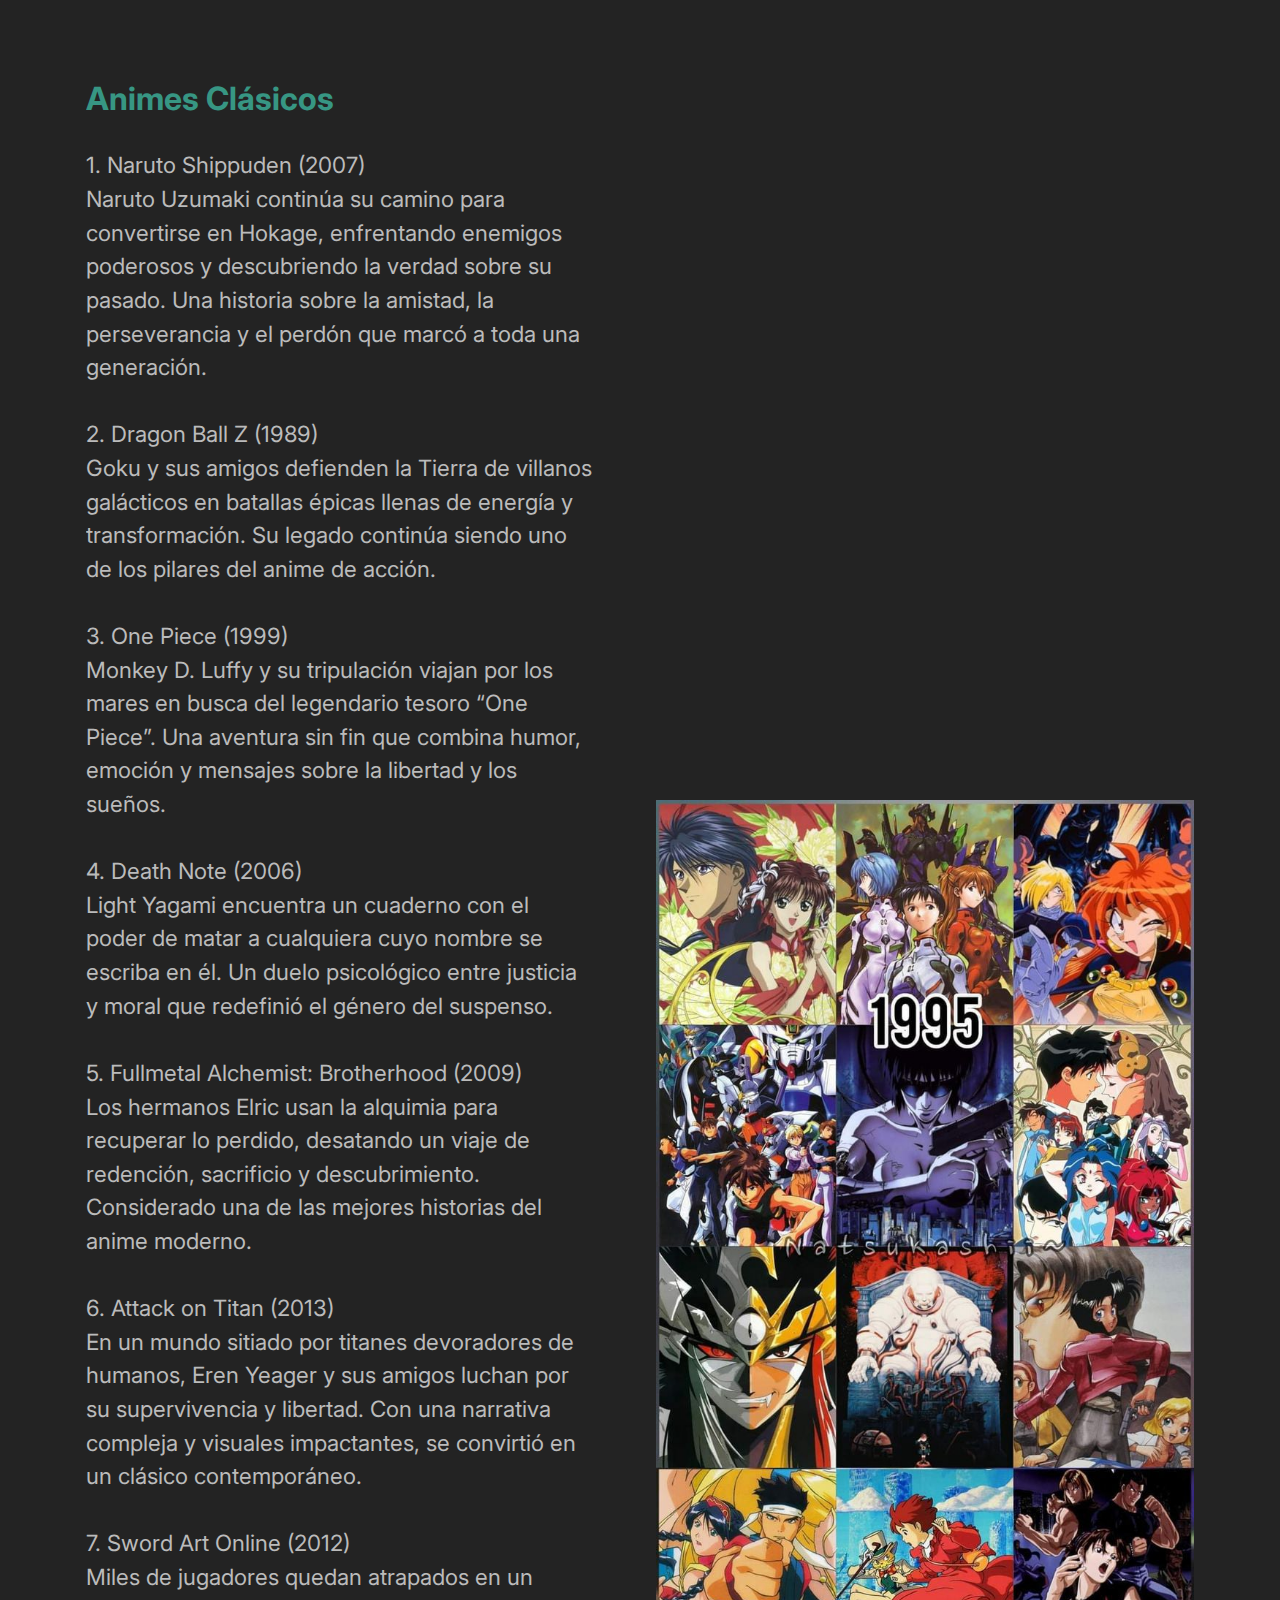
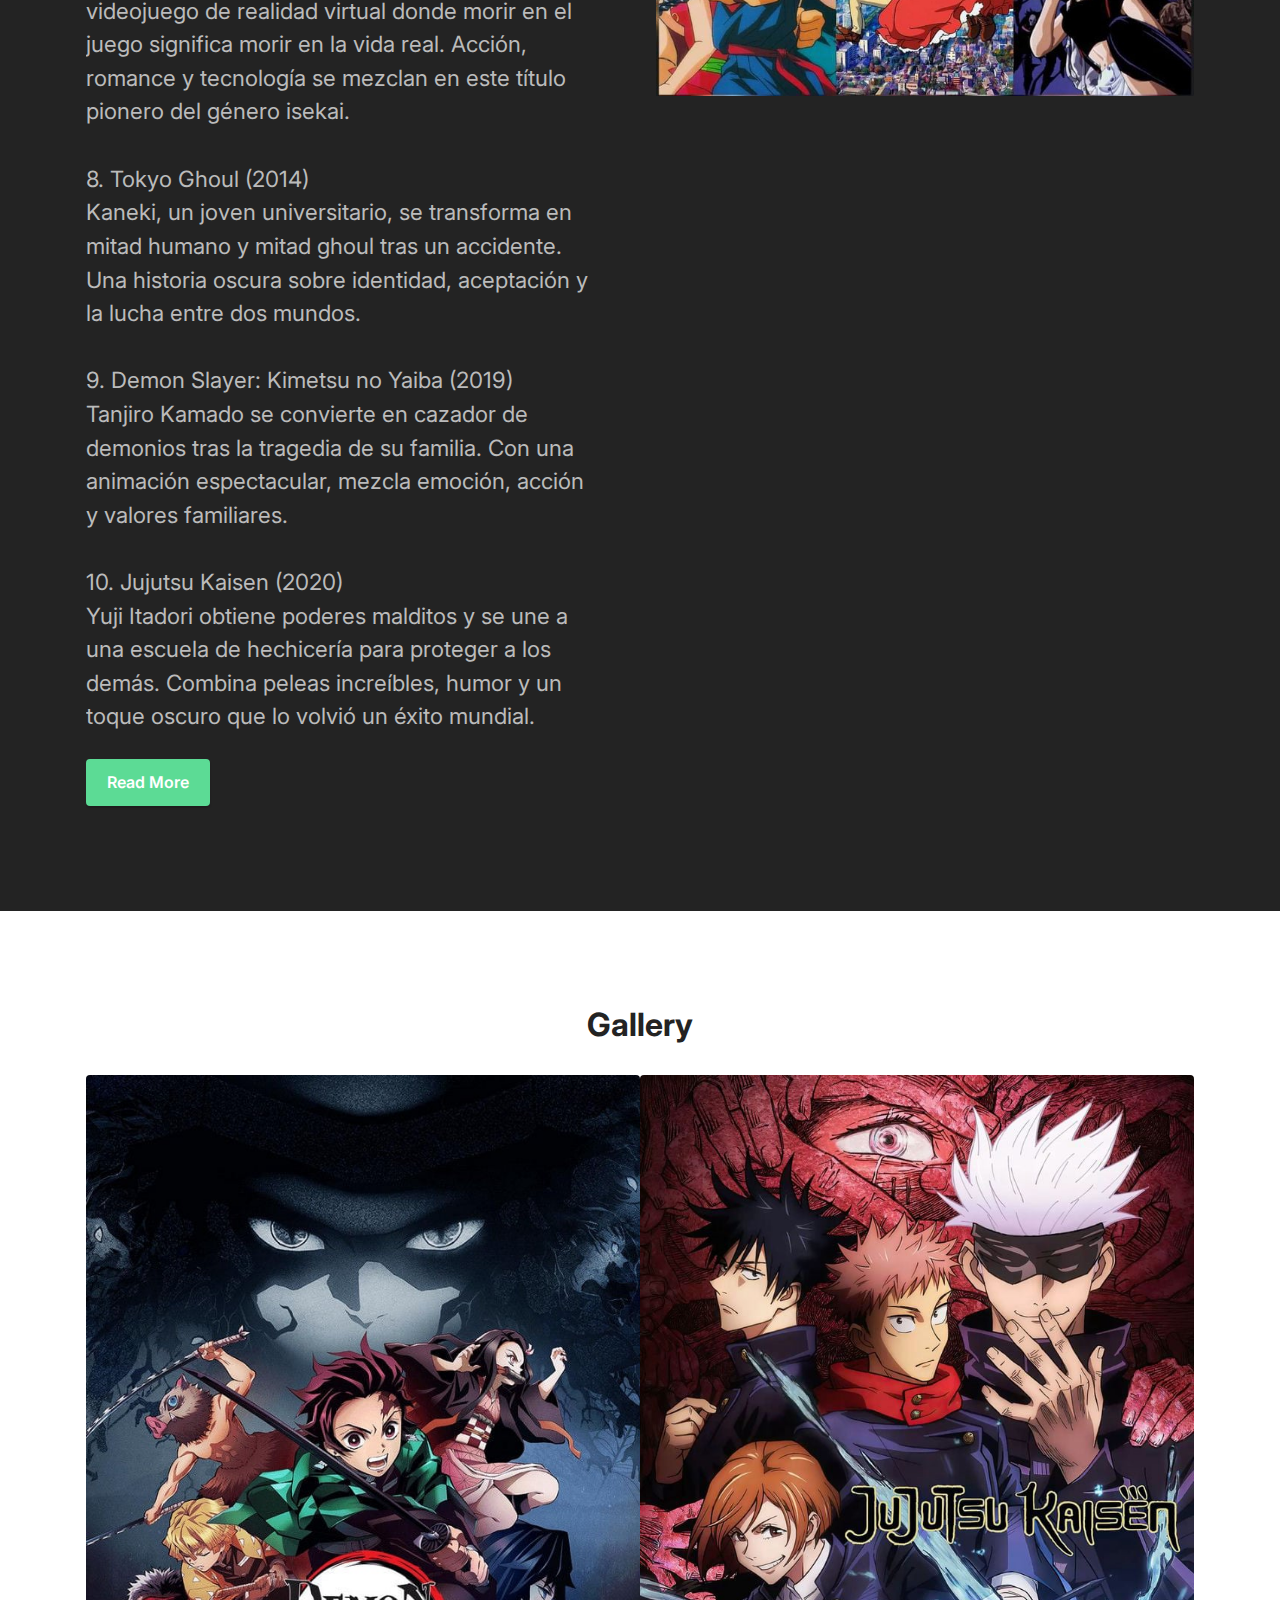
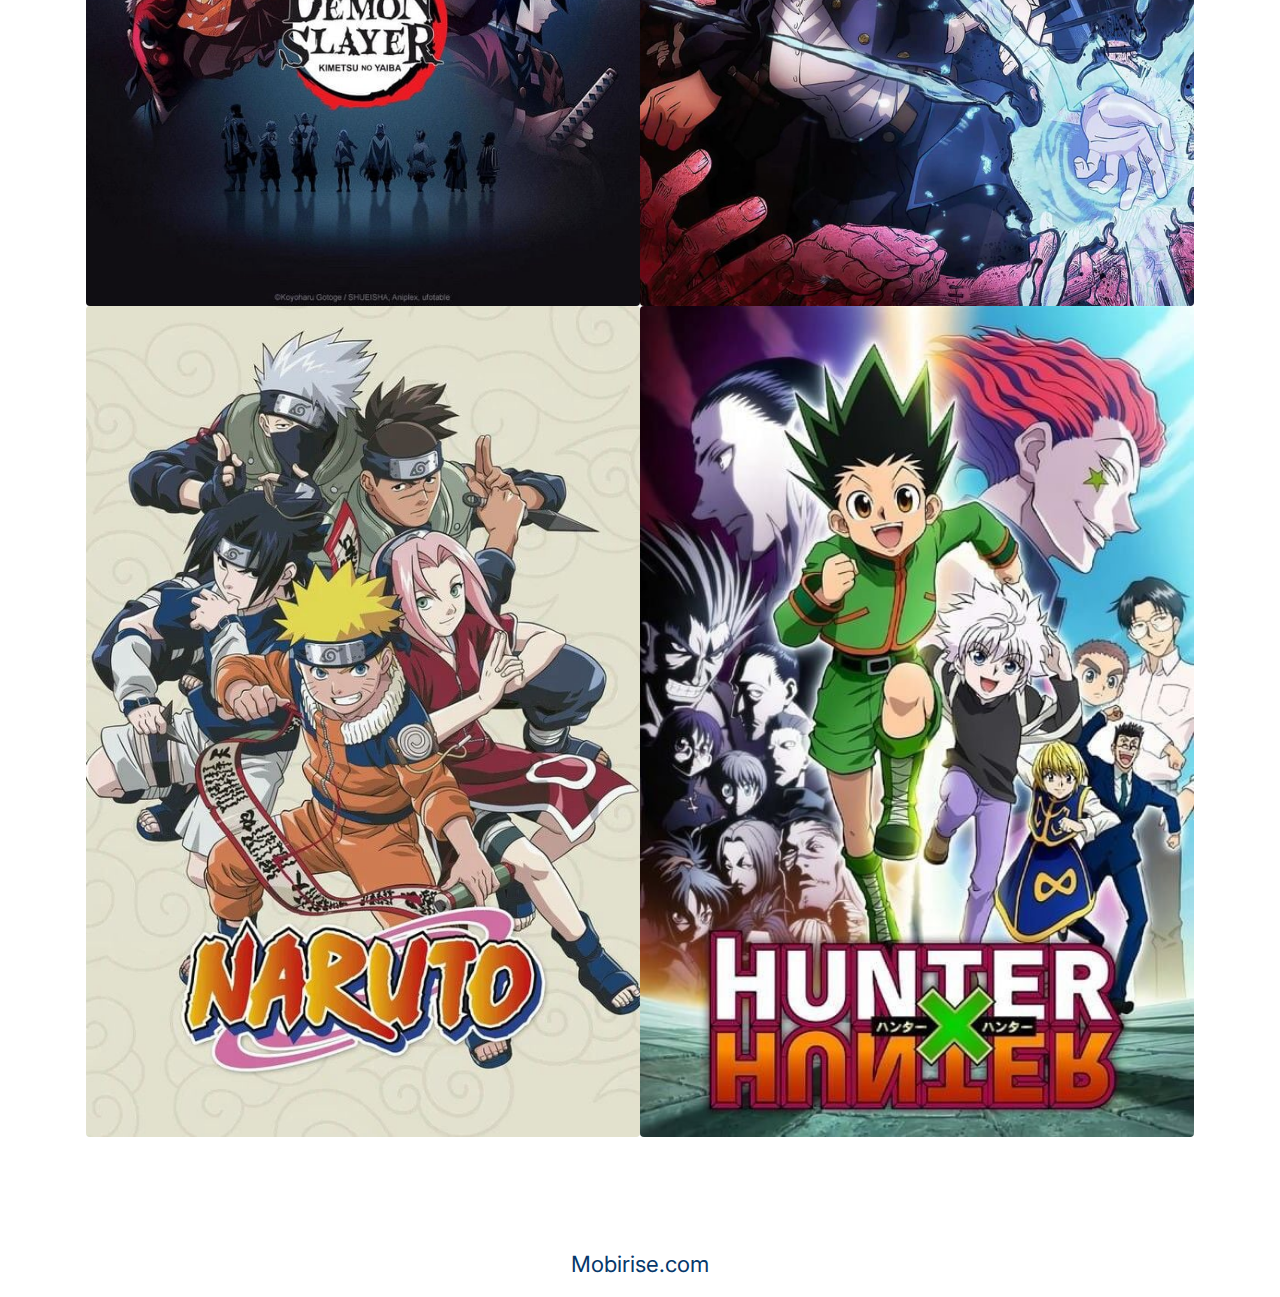
<file: page3.html>
<!DOCTYPE html>
<html  >
<head>
  <!-- Site made with Mobirise Website Builder v6.1.4, https://mobirise.com -->
  <meta charset="UTF-8">
  <meta http-equiv="X-UA-Compatible" content="IE=edge">
  <meta name="generator" content="Mobirise v6.1.4, mobirise.com">
  <meta name="viewport" content="width=device-width, initial-scale=1, minimum-scale=1">
  <link rel="shortcut icon" href="assets/images/logo-mb-removebg-preview-96x96.png" type="image/x-icon">
  <meta name="description" content="">
  
  
  <title>ANIME</title>
  <link rel="stylesheet" href="assets/web/assets/mobirise-icons2/mobirise2.css">
  <link rel="stylesheet" href="assets/bootstrap/css/bootstrap.min.css">
  <link rel="stylesheet" href="assets/dropdown/css/style.css">
  <link rel="stylesheet" href="assets/socicon/css/styles.css">
  <link rel="stylesheet" href="assets/theme/css/style.css">
  <link rel="preload" href="https://fonts.googleapis.com/css?family=Inter:100,200,300,400,500,600,700,800,900,100i,200i,300i,400i,500i,600i,700i,800i,900i&display=swap" as="style" onload="this.onload=null;this.rel='stylesheet'">
  <noscript><link rel="stylesheet" href="https://fonts.googleapis.com/css?family=Inter:100,200,300,400,500,600,700,800,900,100i,200i,300i,400i,500i,600i,700i,800i,900i&display=swap"></noscript>
  <link rel="preload" href="https://fonts.googleapis.com/css?family=Jost:100,200,300,400,500,600,700,800,900,100i,200i,300i,400i,500i,600i,700i,800i,900i&display=swap" as="style" onload="this.onload=null;this.rel='stylesheet'">
  <noscript><link rel="stylesheet" href="https://fonts.googleapis.com/css?family=Jost:100,200,300,400,500,600,700,800,900,100i,200i,300i,400i,500i,600i,700i,800i,900i&display=swap"></noscript>
  <link rel="preload" as="style" href="assets/mobirise/css/mbr-additional.css?v=MwCaqi"><link rel="stylesheet" href="assets/mobirise/css/mbr-additional.css?v=MwCaqi" type="text/css">

  
  
  
</head>
<body>
  
  <section data-bs-version="5.1" class="menu menu1 cid-uZNKA6Yo7v" once="menu" id="menu1-q">
    

    <nav class="navbar navbar-dropdown navbar-fixed-top navbar-expand-lg">
        <div class="container">
            <div class="navbar-brand">
                
                <span class="navbar-caption-wrap"><a class="navbar-caption text-black text-primary display-7" href="page3.html">ANIME</a></span>
            </div>
            <button class="navbar-toggler" type="button" data-toggle="collapse" data-bs-toggle="collapse" data-target="#navbarSupportedContent" data-bs-target="#navbarSupportedContent" aria-controls="navbarNavAltMarkup" aria-expanded="false" aria-label="Toggle navigation">
                <div class="hamburger">
                    <span></span>
                    <span></span>
                    <span></span>
                    <span></span>
                </div>
            </button>
            <div class="collapse navbar-collapse" id="navbarSupportedContent">
                <ul class="navbar-nav nav-dropdown nav-right" data-app-modern-menu="true"><li class="nav-item"><a class="nav-link link text-black text-primary display-4" href="page3.html#header1-p">TOP animes muy populares 2025</a></li>
                    <li class="nav-item"><a class="nav-link link text-black text-primary display-4" href="page3.html#features19-a">Animes clasicos</a></li>
                    <li class="nav-item"><a class="nav-link link text-black text-primary display-4" href="page3.html#gallery1-s">Galeria</a>
                    </li></ul>
                
                
            </div>
        </div>
    </nav>
</section>

<section data-bs-version="5.1" class="header1 cid-uZNHmFmPK7 mbr-fullscreen" id="header1-p">

    

    
    <div class="mbr-overlay" style="opacity: 0.1; background-color: rgb(250, 250, 250);"></div>

    <div class="container">
        <div class="row">
            <div class="col-12 col-lg-5">
                <h1 class="mbr-section-title mbr-fonts-style mb-3 display-1"><strong>ANIME</strong></h1>
                
                <p class="mbr-text mbr-fonts-style display-7">
                    El mundo del anime continúa cautivando a adolescentes y jóvenes con historias llenas de emoción, fantasía y mensajes profundos. En esta sección encontrarás los animes más populares del 2025, junto con aquellos clásicos que marcaron generaciones, combinando acción, amor, aventura y desarrollo personal.</p>
                <div class="mbr-section-btn mt-3"><a class="btn btn-secondary display-4" href="https://mobiri.se">Create Website</a></div>
            </div>
        </div>
    </div>
</section>

<section data-bs-version="5.1" class="features18 cid-sFGGxz3b6J" id="features19-a">

    

    
    <div class="container">
        <div class="row justify-content-center">
            <div class="card col-12 col-lg">
                <div class="card-wrapper">
                    <h6 class="card-title mbr-fonts-style mb-4 display-2"><strong>Top animes más populares del 2025 (Enero–Octubre)</strong></h6>
                    <p class="mbr-text mbr-fonts-style display-7"><strong><em>1. Solo Leveling: Arise</em></strong><br>Basado en el famoso webtoon, sigue a Jinwoo Sung, un cazador débil que obtiene el poder de subir de nivel como en un videojuego. Animación impresionante y combates espectaculares.<br><strong><em><br>2. Kimetsu no Yaiba: Arco del Castillo Infinito</em></strong><br>Tanjiro y sus compañeros enfrentan la batalla final contra Muzan Kibutsuji. Una temporada intensa, con acción épica y emociones al límite.<br><br><strong><em>3. Jujutsu Kaisen – Temporada 3: El Arco del Incidente</em></strong> de Shibuya (continuación)<br>Yuji Itadori y los hechiceros de Jujutsu se enfrentan a los villanos más poderosos en una trama oscura y trágica que marca un antes y un después en la serie.<br><strong><em><br>4. Haikyuu!! La Batalla Final (Película)</em></strong><br>El enfrentamiento decisivo entre Karasuno y Nekoma llega a la gran pantalla. Una obra llena de energía, pasión deportiva y amistad.<br><br><strong><em>5. Chainsaw Man – Segunda Temporada</em></strong><br>Denji regresa con más caos, sangre y humor, enfrentando nuevos enemigos y dilemas que pondrán a prueba su humanidad.<br><br><strong><em>6. Oshi no Ko – Segunda Temporada</em></strong><br>Aqua continúa su búsqueda de venganza mientras Ai Hoshino sigue brillando en la memoria de todos. Una historia sobre el lado oscuro del mundo del espectáculo.<br><br><strong><em>7. Attack on Titan: Edición Final (Parte Conclusiva)</em></strong><br>El cierre definitivo de una saga legendaria. Eren Yeager lleva su ideal de libertad al extremo, en un final lleno de drama y reflexión.<br><strong><em><br>8. Spy x Family – Temporada 3</em></strong><br>La familia Forger enfrenta nuevas misiones, más comedia y adorables momentos con Anya. Espionaje, ternura y humor en perfecta combinación.<br><br><strong>9. My Hero Academia – Temporada 7</strong><br>Deku y sus amigos luchan por salvar la sociedad heroica del colapso. Nuevos villanos, sacrificios y crecimiento personal.<br><strong><em><br>10. Blue Lock – Segunda Temporada</em></strong><br>El proyecto de fútbol más competitivo del mundo continúa. Rivalidades intensas y una animación de primer nivel para los amantes del deporte.</p>
                    <div class="mbr-section-btn"><a class="btn btn-secondary display-4" href="https://mobiri.se">Read More</a></div>
                </div>
            </div>
            <div class="col-12 col-lg-6">
                <div class="image-wrapper">
                    <img src="assets/images/animee-667x1000.jpg" alt="Mobirise Website Builder">
                </div>
            </div>
        </div>
    </div>
</section>

<section data-bs-version="5.1" class="features18 cid-uZNGDpfJcg" id="features19-o">

    

    
    <div class="container">
        <div class="row justify-content-center">
            <div class="card col-12 col-lg">
                <div class="card-wrapper">
                    <h6 class="card-title mbr-fonts-style mb-4 display-2"><strong>Animes Clásicos</strong></h6>
                    <p class="mbr-text mbr-fonts-style display-7">1. Naruto Shippuden (2007)<br>Naruto Uzumaki continúa su camino para convertirse en Hokage, enfrentando enemigos poderosos y descubriendo la verdad sobre su pasado. Una historia sobre la amistad, la perseverancia y el perdón que marcó a toda una generación.<br><br>2. Dragon Ball Z (1989)<br>Goku y sus amigos defienden la Tierra de villanos galácticos en batallas épicas llenas de energía y transformación. Su legado continúa siendo uno de los pilares del anime de acción.<br><br>3. One Piece (1999)<br>Monkey D. Luffy y su tripulación viajan por los mares en busca del legendario tesoro “One Piece”. Una aventura sin fin que combina humor, emoción y mensajes sobre la libertad y los sueños.<br><br>4. Death Note (2006)<br>Light Yagami encuentra un cuaderno con el poder de matar a cualquiera cuyo nombre se escriba en él. Un duelo psicológico entre justicia y moral que redefinió el género del suspenso.<br><br>5. Fullmetal Alchemist: Brotherhood (2009)<br>Los hermanos Elric usan la alquimia para recuperar lo perdido, desatando un viaje de redención, sacrificio y descubrimiento. Considerado una de las mejores historias del anime moderno.<br><br>6. Attack on Titan (2013)<br>En un mundo sitiado por titanes devoradores de humanos, Eren Yeager y sus amigos luchan por su supervivencia y libertad. Con una narrativa compleja y visuales impactantes, se convirtió en un clásico contemporáneo.<br><br>7. Sword Art Online (2012)<br>Miles de jugadores quedan atrapados en un videojuego de realidad virtual donde morir en el juego significa morir en la vida real. Acción, romance y tecnología se mezclan en este título pionero del género isekai.<br><br>8. Tokyo Ghoul (2014)<br>Kaneki, un joven universitario, se transforma en mitad humano y mitad ghoul tras un accidente. Una historia oscura sobre identidad, aceptación y la lucha entre dos mundos.<br><br>9. Demon Slayer: Kimetsu no Yaiba (2019)<br>Tanjiro Kamado se convierte en cazador de demonios tras la tragedia de su familia. Con una animación espectacular, mezcla emoción, acción y valores familiares.<br><br>10. Jujutsu Kaisen (2020)<br>Yuji Itadori obtiene poderes malditos y se une a una escuela de hechicería para proteger a los demás. Combina peleas increíbles, humor y un toque oscuro que lo volvió un éxito mundial.</p>
                    <div class="mbr-section-btn"><a class="btn btn-secondary display-4" href="https://mobiri.se">Read More</a></div>
                </div>
            </div>
            <div class="col-12 col-lg-6">
                <div class="image-wrapper">
                    <img src="assets/images/animeee-736x1226.jpg" alt="Mobirise Website Builder">
                </div>
            </div>
        </div>
    </div>
</section>

<section data-bs-version="5.1" class="gallery1 cid-uZNKVtvLgD" id="gallery1-s">
    
    
    <div class="container">
        <div class="mbr-section-head">
            <h4 class="mbr-section-title mbr-fonts-style align-center mb-0 display-2">
                <strong>Gallery</strong></h4>
            
        </div>
        <div class="row mt-4">
            <div class="item features-image col-12 col-md-6 col-lg-6">
                <div class="item-wrapper">
                    <div class="item-img">
                        <img src="assets/images/0.....-640x960.jpg" alt="Mobirise Website Builder">
                    </div>
                    
                    
                </div>
            </div>
            <div class="item features-image col-12 col-md-6 col-lg-6">
                <div class="item-wrapper">
                    <div class="item-img">
                        <img src="assets/images/mmm-736x1104.jpg" alt="Mobirise Website Builder">
                    </div>
                    
                    
                </div>
            </div>
            <div class="item features-image col-12 col-md-6 col-lg-6">
                <div class="item-wrapper">
                    <div class="item-img">
                        <img src="assets/images/nn-600x900.jpg" alt="Mobirise Website Builder">
                    </div>
                    
                    
                </div>
            </div>
            <div class="item features-image col-12 col-md-6 col-lg-6">
                <div class="item-wrapper">
                    <div class="item-img">
                        <img src="assets/images/bb-500x750.jpg" alt="Mobirise Website Builder" title="">
                    </div>
                    
                    
                </div>
            </div>
        </div>
    </div>
</section><section class="display-7" style="padding: 0;align-items: center;justify-content: center;flex-wrap: wrap;    align-content: center;display: flex;position: relative;height: 4rem;"><a href="https://mobiri.se/4164927" style="flex: 1 1;height: 4rem;position: absolute;width: 100%;z-index: 1;"><img alt="" style="height: 4rem;" src="[data-uri]"></a><p style="margin: 0;text-align: center;" class="display-7">&#8204;</p><a style="z-index:1" href="https://mobirise.com">Mobirise.com </a></section><script src="assets/bootstrap/js/bootstrap.bundle.min.js"></script>  <script src="assets/smoothscroll/smooth-scroll.js"></script>  <script src="assets/ytplayer/index.js"></script>  <script src="assets/dropdown/js/navbar-dropdown.js"></script>  <script src="assets/theme/js/script.js"></script>  
  
  
</body>
</html>
</file>
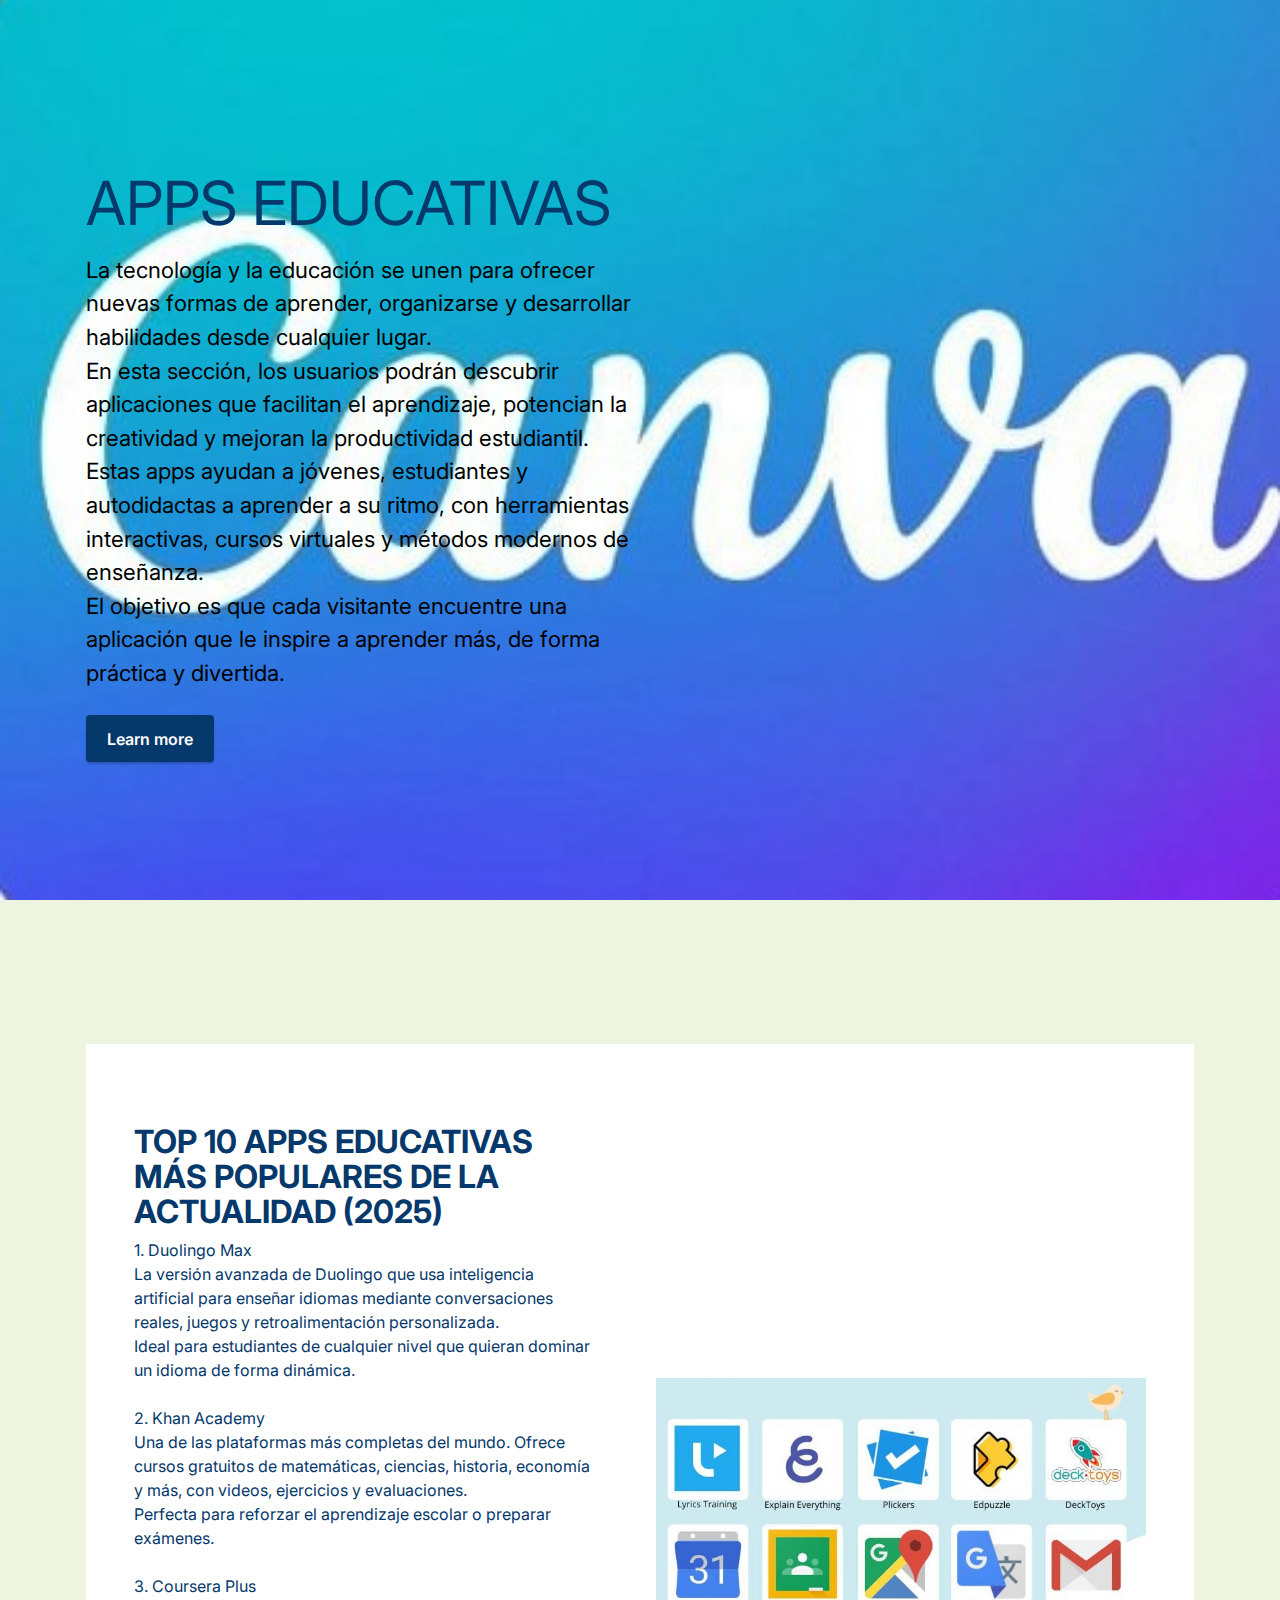
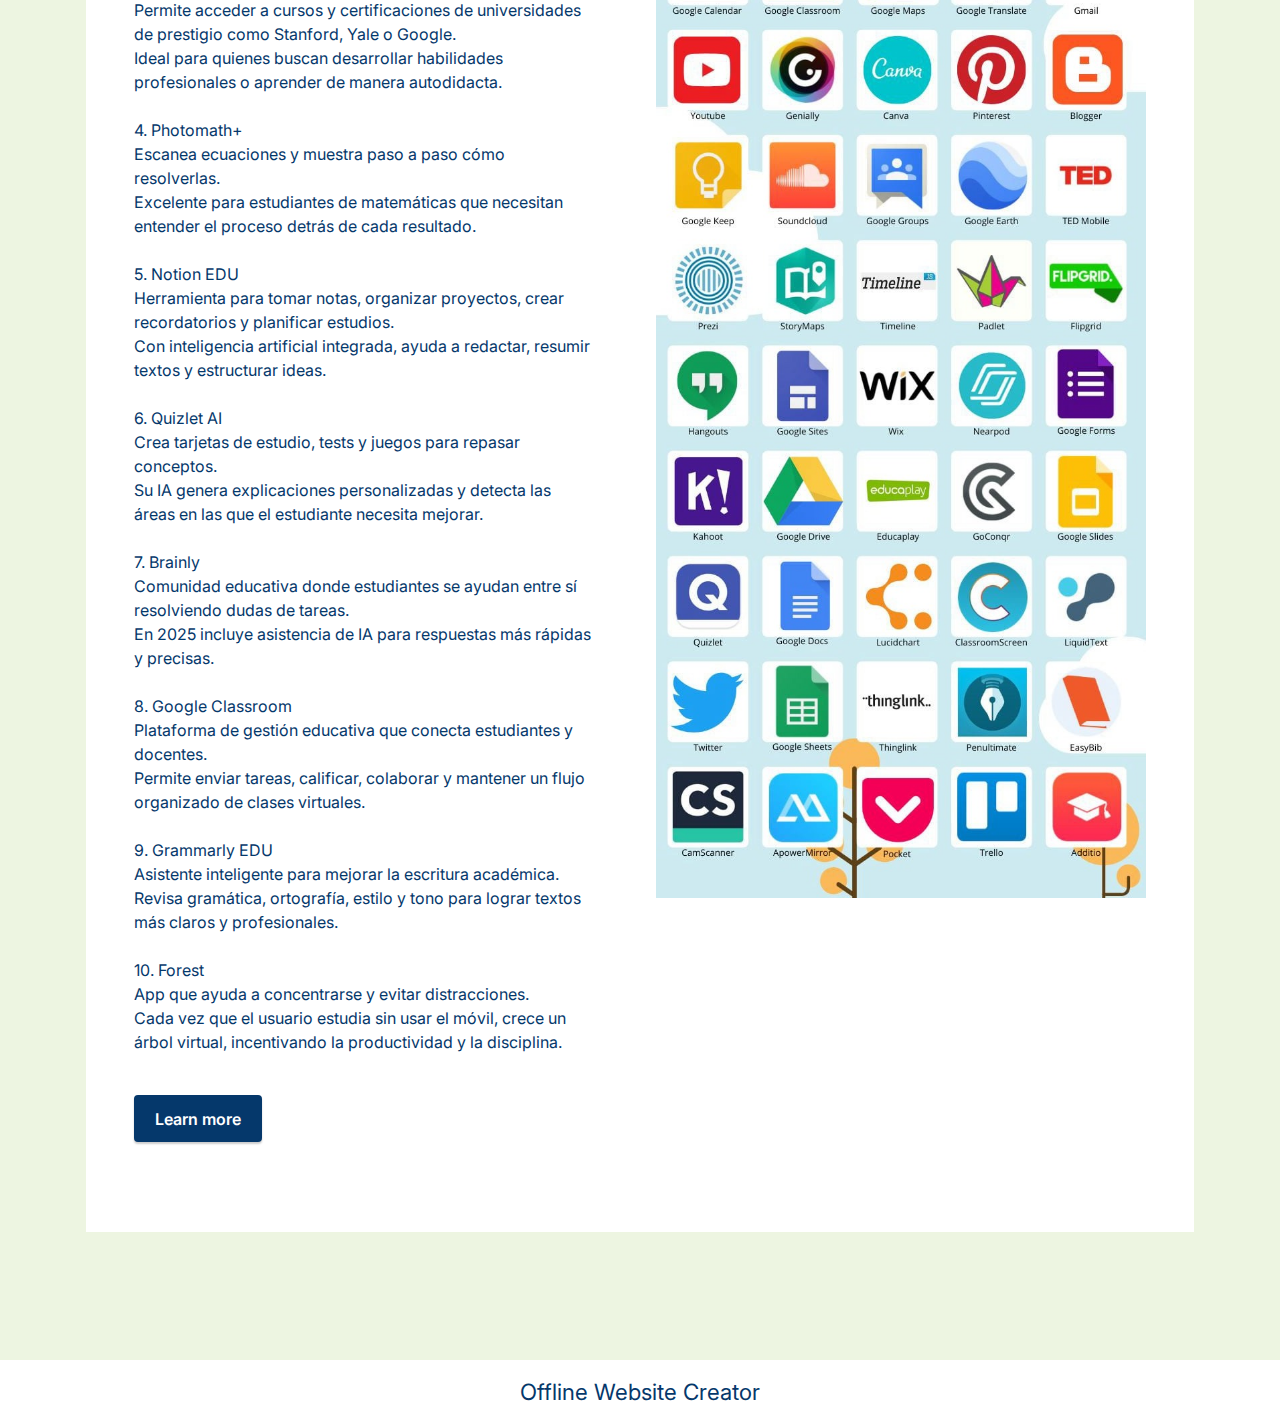
<file: page4.html>
<!DOCTYPE html>
<html  >
<head>
  <!-- Site made with Mobirise Website Builder v6.1.4, https://mobirise.com -->
  <meta charset="UTF-8">
  <meta http-equiv="X-UA-Compatible" content="IE=edge">
  <meta name="generator" content="Mobirise v6.1.4, mobirise.com">
  <meta name="viewport" content="width=device-width, initial-scale=1, minimum-scale=1">
  <link rel="shortcut icon" href="assets/images/logo-mb-removebg-preview-96x96.png" type="image/x-icon">
  <meta name="description" content="">
  
  
  <title>APPS EDUCATIVAS</title>
  <link rel="stylesheet" href="assets/bootstrap/css/bootstrap.min.css">
  <link rel="stylesheet" href="assets/theme/css/style.css">
  <link rel="preload" href="https://fonts.googleapis.com/css?family=Inter:100,200,300,400,500,600,700,800,900,100i,200i,300i,400i,500i,600i,700i,800i,900i&display=swap" as="style" onload="this.onload=null;this.rel='stylesheet'">
  <noscript><link rel="stylesheet" href="https://fonts.googleapis.com/css?family=Inter:100,200,300,400,500,600,700,800,900,100i,200i,300i,400i,500i,600i,700i,800i,900i&display=swap"></noscript>
  <link rel="preload" href="https://fonts.googleapis.com/css?family=Jost:100,200,300,400,500,600,700,800,900,100i,200i,300i,400i,500i,600i,700i,800i,900i&display=swap" as="style" onload="this.onload=null;this.rel='stylesheet'">
  <noscript><link rel="stylesheet" href="https://fonts.googleapis.com/css?family=Jost:100,200,300,400,500,600,700,800,900,100i,200i,300i,400i,500i,600i,700i,800i,900i&display=swap"></noscript>
  <link rel="preload" as="style" href="assets/mobirise/css/mbr-additional.css?v=tkdAfL"><link rel="stylesheet" href="assets/mobirise/css/mbr-additional.css?v=tkdAfL" type="text/css">

  
  
  
</head>
<body>
  
  <section data-bs-version="5.1" class="header4 cid-uZUp8LExzQ mbr-fullscreen" id="header4-17">

    
    
    <div class="container">
        <div class="row">
            <div class="content-wrap">
                <h1 class="mbr-section-title mbr-fonts-style mbr-white mb-3 display-1"><strong><a href="page4.html" class="text-primary">APPS EDUCATIVAS</a></strong></h1>
                
                <p class="mbr-fonts-style mbr-text mbr-white mb-3 display-7">La tecnología y la educación se unen para ofrecer nuevas formas de aprender, organizarse y desarrollar habilidades desde cualquier lugar.
<br>En esta sección, los usuarios podrán descubrir aplicaciones que facilitan el aprendizaje, potencian la creatividad y mejoran la productividad estudiantil.
<br>Estas apps ayudan a jóvenes, estudiantes y autodidactas a aprender a su ritmo, con herramientas interactivas, cursos virtuales y métodos modernos de enseñanza.
<br>El objetivo es que cada visitante encuentre una aplicación que le inspire a aprender más, de forma práctica y divertida.</p>

                <div class="mbr-section-btn">
                    <a class="btn btn-primary display-4" href="https://mobiri.se">Learn more</a>
                </div>
            </div>
        </div>
    </div>
</section>

<section data-bs-version="5.1" class="features15 cid-sFANq99njx" id="features16-9">

    

    
    <div class="container">
        <div class="content-wrapper">
            <div class="row align-items-center">
                <div class="col-12 col-lg">
                    <div class="text-wrapper">
                        <h6 class="card-title mbr-fonts-style display-2"><strong>TOP 10 APPS EDUCATIVAS MÁS POPULARES DE LA ACTUALIDAD (2025)</strong></h6>
                        <p class="mbr-text mbr-fonts-style mb-4 display-4">1. Duolingo Max<br>La versión avanzada de Duolingo que usa inteligencia artificial para enseñar idiomas mediante conversaciones reales, juegos y retroalimentación personalizada.<br>Ideal para estudiantes de cualquier nivel que quieran dominar un idioma de forma dinámica.<br><br>2. Khan Academy<br>Una de las plataformas más completas del mundo. Ofrece cursos gratuitos de matemáticas, ciencias, historia, economía y más, con videos, ejercicios y evaluaciones.<br>Perfecta para reforzar el aprendizaje escolar o preparar exámenes.<br><br>3. Coursera Plus<br>Permite acceder a cursos y certificaciones de universidades de prestigio como Stanford, Yale o Google.<br>Ideal para quienes buscan desarrollar habilidades profesionales o aprender de manera autodidacta.<br><br>4. Photomath+<br>Escanea ecuaciones y muestra paso a paso cómo resolverlas.<br>Excelente para estudiantes de matemáticas que necesitan entender el proceso detrás de cada resultado.<br><br>5. Notion EDU<br>Herramienta para tomar notas, organizar proyectos, crear recordatorios y planificar estudios.<br>Con inteligencia artificial integrada, ayuda a redactar, resumir textos y estructurar ideas.<br><br>6. Quizlet AI<br>Crea tarjetas de estudio, tests y juegos para repasar conceptos.<br>Su IA genera explicaciones personalizadas y detecta las áreas en las que el estudiante necesita mejorar.<br><br>7. Brainly<br>Comunidad educativa donde estudiantes se ayudan entre sí resolviendo dudas de tareas.<br>En 2025 incluye asistencia de IA para respuestas más rápidas y precisas.<br><br>8. Google Classroom<br>Plataforma de gestión educativa que conecta estudiantes y docentes.<br>Permite enviar tareas, calificar, colaborar y mantener un flujo organizado de clases virtuales.<br><br>9. Grammarly EDU<br>Asistente inteligente para mejorar la escritura académica.<br>Revisa gramática, ortografía, estilo y tono para lograr textos más claros y profesionales.<br><br>10. Forest<br>App que ayuda a concentrarse y evitar distracciones.<br>Cada vez que el usuario estudia sin usar el móvil, crece un árbol virtual, incentivando la productividad y la disciplina.</p>
                        <div class="mbr-section-btn mt-3"><a class="btn btn-primary display-4" href="https://mobiri.se">Learn more</a></div>
                    </div>
                </div>
                <div class="col-12 col-lg-6">
                    <div class="image-wrapper">
                        <img src="assets/images/x..-800x2000.jpeg" alt="Mobirise Website Builder">
                    </div>
                </div>
            </div>
        </div>
    </div>
</section><section class="display-7" style="padding: 0;align-items: center;justify-content: center;flex-wrap: wrap;    align-content: center;display: flex;position: relative;height: 4rem;"><a href="https://mobiri.se/4164927" style="flex: 1 1;height: 4rem;position: absolute;width: 100%;z-index: 1;"><img alt="" style="height: 4rem;" src="[data-uri]"></a><p style="margin: 0;text-align: center;" class="display-7">&#8204;</p><a style="z-index:1" href="https://mobirise.com/offline-website-builder.html">Offline Website Creator</a></section><script src="assets/bootstrap/js/bootstrap.bundle.min.js"></script>  <script src="assets/smoothscroll/smooth-scroll.js"></script>  <script src="assets/ytplayer/index.js"></script>  <script src="assets/theme/js/script.js"></script>  
  
  
</body>
</html>
</file>
<file: assets/web/assets/mobirise-icons2/mobirise2.css>
@font-face {
  font-family: 'Moririse2';
  font-display: swap;
  src:  url('mobirise2.eot?f2bix4');
  src:  url('mobirise2.eot?f2bix4#iefix') format('embedded-opentype'),
    url('mobirise2.ttf?f2bix4') format('truetype'),
    url('mobirise2.woff?f2bix4') format('woff'),
    url('mobirise2.svg?f2bix4#mobirise2') format('svg');
  font-weight: normal;
  font-style: normal;
}

[class^="mobi-"], [class*=" mobi-"] {
  /* use !important to prevent issues with browser extensions that change fonts */
  font-family: 'Moririse2' !important;
  speak: none;
  font-style: normal;
  font-weight: normal;
  font-variant: normal;
  text-transform: none;
  line-height: 1;

  /* Better Font Rendering =========== */
  -webkit-font-smoothing: antialiased;
  -moz-osx-font-smoothing: grayscale;
}

.mobi-mbri-add-submenu:before {
  content: "\e900";
}
.mobi-mbri-alert:before {
  content: "\e901";
}
.mobi-mbri-align-center:before {
  content: "\e902";
}
.mobi-mbri-align-justify:before {
  content: "\e903";
}
.mobi-mbri-align-left:before {
  content: "\e904";
}
.mobi-mbri-align-right:before {
  content: "\e905";
}
.mobi-mbri-android:before {
  content: "\e906";
}
.mobi-mbri-apple:before {
  content: "\e907";
}
.mobi-mbri-arrow-down:before {
  content: "\e908";
}
.mobi-mbri-arrow-next:before {
  content: "\e909";
}
.mobi-mbri-arrow-prev:before {
  content: "\e90a";
}
.mobi-mbri-arrow-up:before {
  content: "\e90b";
}
.mobi-mbri-bold:before {
  content: "\e90c";
}
.mobi-mbri-bookmark:before {
  content: "\e90d";
}
.mobi-mbri-bootstrap:before {
  content: "\e90e";
}
.mobi-mbri-briefcase:before {
  content: "\e90f";
}
.mobi-mbri-browse:before {
  content: "\e910";
}
.mobi-mbri-bulleted-list:before {
  content: "\e911";
}
.mobi-mbri-calendar:before {
  content: "\e912";
}
.mobi-mbri-camera:before {
  content: "\e913";
}
.mobi-mbri-cart-add:before {
  content: "\e914";
}
.mobi-mbri-cart-full:before {
  content: "\e915";
}
.mobi-mbri-cash:before {
  content: "\e916";
}
.mobi-mbri-change-style:before {
  content: "\e917";
}
.mobi-mbri-chat:before {
  content: "\e918";
}
.mobi-mbri-clock:before {
  content: "\e919";
}
.mobi-mbri-close:before {
  content: "\e91a";
}
.mobi-mbri-cloud:before {
  content: "\e91b";
}
.mobi-mbri-code:before {
  content: "\e91c";
}
.mobi-mbri-contact-form:before {
  content: "\e91d";
}
.mobi-mbri-credit-card:before {
  content: "\e91e";
}
.mobi-mbri-cursor-click:before {
  content: "\e91f";
}
.mobi-mbri-cust-feedback:before {
  content: "\e920";
}
.mobi-mbri-database:before {
  content: "\e921";
}
.mobi-mbri-delivery:before {
  content: "\e922";
}
.mobi-mbri-desktop:before {
  content: "\e923";
}
.mobi-mbri-devices:before {
  content: "\e924";
}
.mobi-mbri-down:before {
  content: "\e925";
}
.mobi-mbri-download-2:before {
  content: "\e926";
}
.mobi-mbri-download:before {
  content: "\e927";
}
.mobi-mbri-drag-n-drop-2:before {
  content: "\e928";
}
.mobi-mbri-drag-n-drop:before {
  content: "\e929";
}
.mobi-mbri-edit-2:before {
  content: "\e92a";
}
.mobi-mbri-edit:before {
  content: "\e92b";
}
.mobi-mbri-error:before {
  content: "\e92c";
}
.mobi-mbri-extension:before {
  content: "\e92d";
}
.mobi-mbri-features:before {
  content: "\e92e";
}
.mobi-mbri-file:before {
  content: "\e92f";
}
.mobi-mbri-flag:before {
  content: "\e930";
}
.mobi-mbri-folder:before {
  content: "\e931";
}
.mobi-mbri-gift:before {
  content: "\e932";
}
.mobi-mbri-github:before {
  content: "\e933";
}
.mobi-mbri-globe-2:before {
  content: "\e934";
}
.mobi-mbri-globe:before {
  content: "\e935";
}
.mobi-mbri-growing-chart:before {
  content: "\e936";
}
.mobi-mbri-hearth:before {
  content: "\e937";
}
.mobi-mbri-help:before {
  content: "\e938";
}
.mobi-mbri-home:before {
  content: "\e939";
}
.mobi-mbri-hot-cup:before {
  content: "\e93a";
}
.mobi-mbri-idea:before {
  content: "\e93b";
}
.mobi-mbri-image-gallery:before {
  content: "\e93c";
}
.mobi-mbri-image-slider:before {
  content: "\e93d";
}
.mobi-mbri-info:before {
  content: "\e93e";
}
.mobi-mbri-italic:before {
  content: "\e93f";
}
.mobi-mbri-key:before {
  content: "\e940";
}
.mobi-mbri-laptop:before {
  content: "\e941";
}
.mobi-mbri-layers:before {
  content: "\e942";
}
.mobi-mbri-left-right:before {
  content: "\e943";
}
.mobi-mbri-left:before {
  content: "\e944";
}
.mobi-mbri-letter:before {
  content: "\e945";
}
.mobi-mbri-like:before {
  content: "\e946";
}
.mobi-mbri-link:before {
  content: "\e947";
}
.mobi-mbri-lock:before {
  content: "\e948";
}
.mobi-mbri-login:before {
  content: "\e949";
}
.mobi-mbri-logout:before {
  content: "\e94a";
}
.mobi-mbri-magic-stick:before {
  content: "\e94b";
}
.mobi-mbri-map-pin:before {
  content: "\e94c";
}
.mobi-mbri-menu:before {
  content: "\e94d";
}
.mobi-mbri-mobile-2:before {
  content: "\e94e";
}
.mobi-mbri-mobile-horizontal:before {
  content: "\e94f";
}
.mobi-mbri-mobile:before {
  content: "\e950";
}
.mobi-mbri-mobirise:before {
  content: "\e951";
}
.mobi-mbri-more-horizontal:before {
  content: "\e952";
}
.mobi-mbri-more-vertical:before {
  content: "\e953";
}
.mobi-mbri-music:before {
  content: "\e954";
}
.mobi-mbri-new-file:before {
  content: "\e955";
}
.mobi-mbri-numbered-list:before {
  content: "\e956";
}
.mobi-mbri-opened-folder:before {
  content: "\e957";
}
.mobi-mbri-pages:before {
  content: "\e958";
}
.mobi-mbri-paper-plane:before {
  content: "\e959";
}
.mobi-mbri-paperclip:before {
  content: "\e95a";
}
.mobi-mbri-phone:before {
  content: "\e95b";
}
.mobi-mbri-photo:before {
  content: "\e95c";
}
.mobi-mbri-photos:before {
  content: "\e95d";
}
.mobi-mbri-pin:before {
  content: "\e95e";
}
.mobi-mbri-play:before {
  content: "\e95f";
}
.mobi-mbri-plus:before {
  content: "\e960";
}
.mobi-mbri-preview:before {
  content: "\e961";
}
.mobi-mbri-print:before {
  content: "\e962";
}
.mobi-mbri-protect:before {
  content: "\e963";
}
.mobi-mbri-question:before {
  content: "\e964";
}
.mobi-mbri-quote-left:before {
  content: "\e965";
}
.mobi-mbri-quote-right:before {
  content: "\e966";
}
.mobi-mbri-redo:before {
  content: "\e967";
}
.mobi-mbri-refresh:before {
  content: "\e968";
}
.mobi-mbri-responsive-2:before {
  content: "\e969";
}
.mobi-mbri-responsive:before {
  content: "\e96a";
}
.mobi-mbri-right:before {
  content: "\e96b";
}
.mobi-mbri-rocket:before {
  content: "\e96c";
}
.mobi-mbri-sad-face:before {
  content: "\e96d";
}
.mobi-mbri-sale:before {
  content: "\e96e";
}
.mobi-mbri-save:before {
  content: "\e96f";
}
.mobi-mbri-search:before {
  content: "\e970";
}
.mobi-mbri-setting-2:before {
  content: "\e971";
}
.mobi-mbri-setting-3:before {
  content: "\e972";
}
.mobi-mbri-setting:before {
  content: "\e973";
}
.mobi-mbri-share:before {
  content: "\e974";
}
.mobi-mbri-shopping-bag:before {
  content: "\e975";
}
.mobi-mbri-shopping-basket:before {
  content: "\e976";
}
.mobi-mbri-shopping-cart:before {
  content: "\e977";
}
.mobi-mbri-sites:before {
  content: "\e978";
}
.mobi-mbri-smile-face:before {
  content: "\e979";
}
.mobi-mbri-speed:before {
  content: "\e97a";
}
.mobi-mbri-star:before {
  content: "\e97b";
}
.mobi-mbri-success:before {
  content: "\e97c";
}
.mobi-mbri-sun:before {
  content: "\e97d";
}
.mobi-mbri-sun2:before {
  content: "\e97e";
}
.mobi-mbri-tablet-vertical:before {
  content: "\e97f";
}
.mobi-mbri-tablet:before {
  content: "\e980";
}
.mobi-mbri-target:before {
  content: "\e981";
}
.mobi-mbri-timer:before {
  content: "\e982";
}
.mobi-mbri-to-ftp:before {
  content: "\e983";
}
.mobi-mbri-to-local-drive:before {
  content: "\e984";
}
.mobi-mbri-touch-swipe:before {
  content: "\e985";
}
.mobi-mbri-touch:before {
  content: "\e986";
}
.mobi-mbri-trash:before {
  content: "\e987";
}
.mobi-mbri-underline:before {
  content: "\e988";
}
.mobi-mbri-undo:before {
  content: "\e989";
}
.mobi-mbri-unlink:before {
  content: "\e98a";
}
.mobi-mbri-unlock:before {
  content: "\e98b";
}
.mobi-mbri-up-down:before {
  content: "\e98c";
}
.mobi-mbri-up:before {
  content: "\e98d";
}
.mobi-mbri-update:before {
  content: "\e98e";
}
.mobi-mbri-upload-2:before {
  content: "\e98f";
}
.mobi-mbri-upload:before {
  content: "\e990";
}
.mobi-mbri-user-2:before {
  content: "\e991";
}
.mobi-mbri-user:before {
  content: "\e992";
}
.mobi-mbri-users:before {
  content: "\e993";
}
.mobi-mbri-video-play:before {
  content: "\e994";
}
.mobi-mbri-video:before {
  content: "\e995";
}
.mobi-mbri-watch:before {
  content: "\e996";
}
.mobi-mbri-website-theme-2:before {
  content: "\e997";
}
.mobi-mbri-website-theme:before {
  content: "\e998";
}
.mobi-mbri-wifi:before {
  content: "\e999";
}
.mobi-mbri-windows:before {
  content: "\e99a";
}
.mobi-mbri-zoom-in:before {
  content: "\e99b";
}
.mobi-mbri-zoom-out:before {
  content: "\e99c";
}
</file>
<file: assets/dropdown/css/style.css>
.navbar-dropdown {
  left: 0;
  padding: 0;
  position: absolute;
  right: 0;
  top: 0;
  transition: all 0.45s ease;
  z-index: 1030;
  background: #282828; }
  .navbar-dropdown .navbar-logo {
    margin-right: 0.8rem;
    transition: margin 0.3s ease-in-out;
    vertical-align: middle; }
    .navbar-dropdown .navbar-logo img {
      height: 3.125rem;
      transition: all 0.3s ease-in-out; }
    .navbar-dropdown .navbar-logo.mbr-iconfont {
      font-size: 3.125rem;
      line-height: 3.125rem; }
  .navbar-dropdown .navbar-caption {
    font-weight: 700;
    white-space: normal;
    vertical-align: -4px;
    line-height: 3.125rem !important; }
    .navbar-dropdown .navbar-caption, .navbar-dropdown .navbar-caption:hover {
      color: inherit;
      text-decoration: none; }
  .navbar-dropdown .mbr-iconfont + .navbar-caption {
    vertical-align: -1px; }
  .navbar-dropdown.navbar-fixed-top {
    position: fixed; }
  .navbar-dropdown .navbar-brand span {
    vertical-align: -4px; }
  .navbar-dropdown.bg-color.transparent {
    background: none; }
  .navbar-dropdown.navbar-short .navbar-brand {
    padding: 0.625rem 0; }
    .navbar-dropdown.navbar-short .navbar-brand span {
      vertical-align: -1px; }
  .navbar-dropdown.navbar-short .navbar-caption {
    line-height: 2.375rem !important;
    vertical-align: -2px; }
  .navbar-dropdown.navbar-short .navbar-logo {
    margin-right: 0.5rem; }
    .navbar-dropdown.navbar-short .navbar-logo img {
      height: 2.375rem; }
    .navbar-dropdown.navbar-short .navbar-logo.mbr-iconfont {
      font-size: 2.375rem;
      line-height: 2.375rem; }
  .navbar-dropdown.navbar-short .mbr-table-cell {
    height: 3.625rem; }
  .navbar-dropdown .navbar-close {
    left: 0.6875rem;
    position: fixed;
    top: 0.75rem;
    z-index: 1000; }
  .navbar-dropdown .hamburger-icon {
    content: "";
    display: inline-block;
    vertical-align: middle;
    width: 16px;
    -webkit-box-shadow: 0 -6px 0 1px #282828,0 0 0 1px #282828,0 6px 0 1px #282828;
    -moz-box-shadow: 0 -6px 0 1px #282828,0 0 0 1px #282828,0 6px 0 1px #282828;
    box-shadow: 0 -6px 0 1px #282828,0 0 0 1px #282828,0 6px 0 1px #282828; }

.dropdown-menu .dropdown-toggle[data-toggle="dropdown-submenu"]::after {
  border-bottom: 0.35em solid transparent;
  border-left: 0.35em solid;
  border-right: 0;
  border-top: 0.35em solid transparent;
  margin-left: 0.3rem; }

.dropdown-menu .dropdown-item:focus {
  outline: 0; }

.nav-dropdown {
  font-size: 0.75rem;
  font-weight: 500;
  height: auto !important; }
  .nav-dropdown .nav-btn {
    padding-left: 1rem; }
  .nav-dropdown .link {
    margin: .667em 1.667em;
    font-weight: 500;
    padding: 0;
    transition: color .2s ease-in-out; }
    .nav-dropdown .link.dropdown-toggle {
      margin-right: 2.583em; }
      .nav-dropdown .link.dropdown-toggle::after {
        margin-left: .25rem;
        border-top: 0.35em solid;
        border-right: 0.35em solid transparent;
        border-left: 0.35em solid transparent;
        border-bottom: 0; }
      .nav-dropdown .link.dropdown-toggle[aria-expanded="true"] {
        margin: 0;
        padding: 0.667em 3.263em  0.667em 1.667em; }
  .nav-dropdown .link::after,
  .nav-dropdown .dropdown-item::after {
    color: inherit; }
  .nav-dropdown .btn {
    font-size: 0.75rem;
    font-weight: 700;
    letter-spacing: 0;
    margin-bottom: 0;
    padding-left: 1.25rem;
    padding-right: 1.25rem; }
  .nav-dropdown .dropdown-menu {
    border-radius: 0;
    border: 0;
    left: 0;
    margin: 0;
    padding-bottom: 1.25rem;
    padding-top: 1.25rem;
    position: relative; }
  .nav-dropdown .dropdown-submenu {
    margin-left: 0.125rem;
    top: 0; }
  .nav-dropdown .dropdown-item {
    font-weight: 500;
    line-height: 2;
    padding: 0.3846em 4.615em 0.3846em 1.5385em;
    position: relative;
    transition: color .2s ease-in-out, background-color .2s ease-in-out; }
    .nav-dropdown .dropdown-item::after {
      margin-top: -0.3077em;
      position: absolute;
      right: 1.1538em;
      top: 50%; }
    .nav-dropdown .dropdown-item:focus, .nav-dropdown .dropdown-item:hover {
      background: none; }

@media (max-width: 767px) {
  .nav-dropdown.navbar-toggleable-sm {
    bottom: 0;
    display: none;
    left: 0;
    overflow-x: hidden;
    position: fixed;
    top: 0;
    transform: translateX(-100%);
    -ms-transform: translateX(-100%);
    -webkit-transform: translateX(-100%);
    width: 18.75rem;
    z-index: 999; } }
.nav-dropdown.navbar-toggleable-xl {
  bottom: 0;
  display: none;
  left: 0;
  overflow-x: hidden;
  position: fixed;
  top: 0;
  transform: translateX(-100%);
  -ms-transform: translateX(-100%);
  -webkit-transform: translateX(-100%);
  width: 18.75rem;
  z-index: 999; }

.nav-dropdown-sm {
  display: block !important;
  overflow-x: hidden;
  overflow: auto;
  padding-top: 3.875rem; }
  .nav-dropdown-sm::after {
    content: "";
    display: block;
    height: 3rem;
    width: 100%; }
  .nav-dropdown-sm.collapse.in ~ .navbar-close {
    display: block !important; }
  .nav-dropdown-sm.collapsing, .nav-dropdown-sm.collapse.in {
    transform: translateX(0);
    -ms-transform: translateX(0);
    -webkit-transform: translateX(0);
    transition: all 0.25s ease-out;
    -webkit-transition: all 0.25s ease-out;
    background: #282828; }
  .nav-dropdown-sm.collapsing[aria-expanded="false"] {
    transform: translateX(-100%);
    -ms-transform: translateX(-100%);
    -webkit-transform: translateX(-100%); }
  .nav-dropdown-sm .nav-item {
    display: block;
    margin-left: 0 !important;
    padding-left: 0; }
  .nav-dropdown-sm .link,
  .nav-dropdown-sm .dropdown-item {
    border-top: 1px dotted rgba(255, 255, 255, 0.1);
    font-size: 0.8125rem;
    line-height: 1.6;
    margin: 0 !important;
    padding: 0.875rem 2.4rem 0.875rem 1.5625rem !important;
    position: relative;
    white-space: normal; }
    .nav-dropdown-sm .link:focus, .nav-dropdown-sm .link:hover,
    .nav-dropdown-sm .dropdown-item:focus,
    .nav-dropdown-sm .dropdown-item:hover {
      background: rgba(0, 0, 0, 0.2) !important;
      color: #c0a375; }
  .nav-dropdown-sm .nav-btn {
    position: relative;
    padding: 1.5625rem 1.5625rem 0 1.5625rem; }
    .nav-dropdown-sm .nav-btn::before {
      border-top: 1px dotted rgba(255, 255, 255, 0.1);
      content: "";
      left: 0;
      position: absolute;
      top: 0;
      width: 100%; }
    .nav-dropdown-sm .nav-btn + .nav-btn {
      padding-top: 0.625rem; }
      .nav-dropdown-sm .nav-btn + .nav-btn::before {
        display: none; }
  .nav-dropdown-sm .btn {
    padding: 0.625rem 0; }
  .nav-dropdown-sm .dropdown-toggle[data-toggle="dropdown-submenu"]::after {
    margin-left: .25rem;
    border-top: 0.35em solid;
    border-right: 0.35em solid transparent;
    border-left: 0.35em solid transparent;
    border-bottom: 0; }
  .nav-dropdown-sm .dropdown-toggle[data-toggle="dropdown-submenu"][aria-expanded="true"]::after {
    border-top: 0;
    border-right: 0.35em solid transparent;
    border-left: 0.35em solid transparent;
    border-bottom: 0.35em solid; }
  .nav-dropdown-sm .dropdown-menu {
    margin: 0;
    padding: 0;
    position: relative;
    top: 0;
    left: 0;
    width: 100%;
    border: 0;
    float: none;
    border-radius: 0;
    background: none; }
  .nav-dropdown-sm .dropdown-submenu {
    left: 100%;
    margin-left: 0.125rem;
    margin-top: -1.25rem;
    top: 0; }

.navbar-toggleable-sm .nav-dropdown .dropdown-menu {
  position: absolute; }

.navbar-toggleable-sm .nav-dropdown .dropdown-submenu {
  left: 100%;
  margin-left: 0.125rem;
  margin-top: -1.25rem;
  top: 0; }

.navbar-toggleable-sm.opened .nav-dropdown .dropdown-menu {
  position: relative; }

.navbar-toggleable-sm.opened .nav-dropdown .dropdown-submenu {
  left: 0;
  margin-left: 00rem;
  margin-top: 0rem;
  top: 0; }

.is-builder .nav-dropdown.collapsing {
  transition: none !important; }
</file>
<file: assets/socicon/css/styles.css>
@charset "UTF-8";

@font-face {
  font-family: 'Socicon';
  src:  url('../fonts/socicon.eot');
  src:  url('../fonts/socicon.eot?#iefix') format('embedded-opentype'),
    url('../fonts/socicon.woff2') format('woff2'),
    url('../fonts/socicon.ttf') format('truetype'),
    url('../fonts/socicon.woff') format('woff'),
    url('../fonts/socicon.svg#socicon') format('svg');
  font-weight: normal;
  font-style: normal;
  font-display: swap;
}

[data-icon]:before {
  font-family: "socicon" !important;
  content: attr(data-icon);
  font-style: normal !important;
  font-weight: normal !important;
  font-variant: normal !important;
  text-transform: none !important;
  speak: none;
  line-height: 1;
  -webkit-font-smoothing: antialiased;
  -moz-osx-font-smoothing: grayscale;
}

[class^="socicon-"], [class*=" socicon-"] {
  /* use !important to prevent issues with browser extensions that change fonts */
  font-family: 'Socicon' !important;
  speak: none;
  font-style: normal;
  font-weight: normal;
  font-variant: normal;
  text-transform: none;
  line-height: 1;

  /* Better Font Rendering =========== */
  -webkit-font-smoothing: antialiased;
  -moz-osx-font-smoothing: grayscale;
}

.socicon-500px:before {
  content: "\e000";
}
.socicon-8tracks:before {
  content: "\e001";
}
.socicon-airbnb:before {
  content: "\e002";
}
.socicon-alliance:before {
  content: "\e003";
}
.socicon-amazon:before {
  content: "\e004";
}
.socicon-amplement:before {
  content: "\e005";
}
.socicon-android:before {
  content: "\e006";
}
.socicon-angellist:before {
  content: "\e007";
}
.socicon-apple:before {
  content: "\e008";
}
.socicon-appnet:before {
  content: "\e009";
}
.socicon-baidu:before {
  content: "\e00a";
}
.socicon-bandcamp:before {
  content: "\e00b";
}
.socicon-battlenet:before {
  content: "\e00c";
}
.socicon-mixer:before {
  content: "\e00d";
}
.socicon-bebee:before {
  content: "\e00e";
}
.socicon-bebo:before {
  content: "\e00f";
}
.socicon-behance:before {
  content: "\e010";
}
.socicon-blizzard:before {
  content: "\e011";
}
.socicon-blogger:before {
  content: "\e012";
}
.socicon-buffer:before {
  content: "\e013";
}
.socicon-chrome:before {
  content: "\e014";
}
.socicon-coderwall:before {
  content: "\e015";
}
.socicon-curse:before {
  content: "\e016";
}
.socicon-dailymotion:before {
  content: "\e017";
}
.socicon-deezer:before {
  content: "\e018";
}
.socicon-delicious:before {
  content: "\e019";
}
.socicon-deviantart:before {
  content: "\e01a";
}
.socicon-diablo:before {
  content: "\e01b";
}
.socicon-digg:before {
  content: "\e01c";
}
.socicon-discord:before {
  content: "\e01d";
}
.socicon-disqus:before {
  content: "\e01e";
}
.socicon-douban:before {
  content: "\e01f";
}
.socicon-draugiem:before {
  content: "\e020";
}
.socicon-dribbble:before {
  content: "\e021";
}
.socicon-drupal:before {
  content: "\e022";
}
.socicon-ebay:before {
  content: "\e023";
}
.socicon-ello:before {
  content: "\e024";
}
.socicon-endomodo:before {
  content: "\e025";
}
.socicon-envato:before {
  content: "\e026";
}
.socicon-etsy:before {
  content: "\e027";
}
.socicon-facebook:before {
  content: "\e028";
}
.socicon-feedburner:before {
  content: "\e029";
}
.socicon-filmweb:before {
  content: "\e02a";
}
.socicon-firefox:before {
  content: "\e02b";
}
.socicon-flattr:before {
  content: "\e02c";
}
.socicon-flickr:before {
  content: "\e02d";
}
.socicon-formulr:before {
  content: "\e02e";
}
.socicon-forrst:before {
  content: "\e02f";
}
.socicon-foursquare:before {
  content: "\e030";
}
.socicon-friendfeed:before {
  content: "\e031";
}
.socicon-github:before {
  content: "\e032";
}
.socicon-goodreads:before {
  content: "\e033";
}
.socicon-google:before {
  content: "\e034";
}
.socicon-googlescholar:before {
  content: "\e035";
}
.socicon-googlegroups:before {
  content: "\e036";
}
.socicon-googlephotos:before {
  content: "\e037";
}
.socicon-googleplus:before {
  content: "\e038";
}
.socicon-grooveshark:before {
  content: "\e039";
}
.socicon-hackerrank:before {
  content: "\e03a";
}
.socicon-hearthstone:before {
  content: "\e03b";
}
.socicon-hellocoton:before {
  content: "\e03c";
}
.socicon-heroes:before {
  content: "\e03d";
}
.socicon-smashcast:before {
  content: "\e03e";
}
.socicon-horde:before {
  content: "\e03f";
}
.socicon-houzz:before {
  content: "\e040";
}
.socicon-icq:before {
  content: "\e041";
}
.socicon-identica:before {
  content: "\e042";
}
.socicon-imdb:before {
  content: "\e043";
}
.socicon-instagram:before {
  content: "\e044";
}
.socicon-issuu:before {
  content: "\e045";
}
.socicon-istock:before {
  content: "\e046";
}
.socicon-itunes:before {
  content: "\e047";
}
.socicon-keybase:before {
  content: "\e048";
}
.socicon-lanyrd:before {
  content: "\e049";
}
.socicon-lastfm:before {
  content: "\e04a";
}
.socicon-line:before {
  content: "\e04b";
}
.socicon-linkedin:before {
  content: "\e04c";
}
.socicon-livejournal:before {
  content: "\e04d";
}
.socicon-lyft:before {
  content: "\e04e";
}
.socicon-macos:before {
  content: "\e04f";
}
.socicon-mail:before {
  content: "\e050";
}
.socicon-medium:before {
  content: "\e051";
}
.socicon-meetup:before {
  content: "\e052";
}
.socicon-mixcloud:before {
  content: "\e053";
}
.socicon-modelmayhem:before {
  content: "\e054";
}
.socicon-mumble:before {
  content: "\e055";
}
.socicon-myspace:before {
  content: "\e056";
}
.socicon-newsvine:before {
  content: "\e057";
}
.socicon-nintendo:before {
  content: "\e058";
}
.socicon-npm:before {
  content: "\e059";
}
.socicon-odnoklassniki:before {
  content: "\e05a";
}
.socicon-openid:before {
  content: "\e05b";
}
.socicon-opera:before {
  content: "\e05c";
}
.socicon-outlook:before {
  content: "\e05d";
}
.socicon-overwatch:before {
  content: "\e05e";
}
.socicon-patreon:before {
  content: "\e05f";
}
.socicon-paypal:before {
  content: "\e060";
}
.socicon-periscope:before {
  content: "\e061";
}
.socicon-persona:before {
  content: "\e062";
}
.socicon-pinterest:before {
  content: "\e063";
}
.socicon-play:before {
  content: "\e064";
}
.socicon-player:before {
  content: "\e065";
}
.socicon-playstation:before {
  content: "\e066";
}
.socicon-pocket:before {
  content: "\e067";
}
.socicon-qq:before {
  content: "\e068";
}
.socicon-quora:before {
  content: "\e069";
}
.socicon-raidcall:before {
  content: "\e06a";
}
.socicon-ravelry:before {
  content: "\e06b";
}
.socicon-reddit:before {
  content: "\e06c";
}
.socicon-renren:before {
  content: "\e06d";
}
.socicon-researchgate:before {
  content: "\e06e";
}
.socicon-residentadvisor:before {
  content: "\e06f";
}
.socicon-reverbnation:before {
  content: "\e070";
}
.socicon-rss:before {
  content: "\e071";
}
.socicon-sharethis:before {
  content: "\e072";
}
.socicon-skype:before {
  content: "\e073";
}
.socicon-slideshare:before {
  content: "\e074";
}
.socicon-smugmug:before {
  content: "\e075";
}
.socicon-snapchat:before {
  content: "\e076";
}
.socicon-songkick:before {
  content: "\e077";
}
.socicon-soundcloud:before {
  content: "\e078";
}
.socicon-spotify:before {
  content: "\e079";
}
.socicon-stackexchange:before {
  content: "\e07a";
}
.socicon-stackoverflow:before {
  content: "\e07b";
}
.socicon-starcraft:before {
  content: "\e07c";
}
.socicon-stayfriends:before {
  content: "\e07d";
}
.socicon-steam:before {
  content: "\e07e";
}
.socicon-storehouse:before {
  content: "\e07f";
}
.socicon-strava:before {
  content: "\e080";
}
.socicon-streamjar:before {
  content: "\e081";
}
.socicon-stumbleupon:before {
  content: "\e082";
}
.socicon-swarm:before {
  content: "\e083";
}
.socicon-teamspeak:before {
  content: "\e084";
}
.socicon-teamviewer:before {
  content: "\e085";
}
.socicon-technorati:before {
  content: "\e086";
}
.socicon-telegram:before {
  content: "\e087";
}
.socicon-tripadvisor:before {
  content: "\e088";
}
.socicon-tripit:before {
  content: "\e089";
}
.socicon-triplej:before {
  content: "\e08a";
}
.socicon-tumblr:before {
  content: "\e08b";
}
.socicon-twitch:before {
  content: "\e08c";
}
.socicon-twitter:before {
  content: "\e08d";
}
.socicon-uber:before {
  content: "\e08e";
}
.socicon-ventrilo:before {
  content: "\e08f";
}
.socicon-viadeo:before {
  content: "\e090";
}
.socicon-viber:before {
  content: "\e091";
}
.socicon-viewbug:before {
  content: "\e092";
}
.socicon-vimeo:before {
  content: "\e093";
}
.socicon-vine:before {
  content: "\e094";
}
.socicon-vkontakte:before {
  content: "\e095";
}
.socicon-warcraft:before {
  content: "\e096";
}
.socicon-wechat:before {
  content: "\e097";
}
.socicon-weibo:before {
  content: "\e098";
}
.socicon-whatsapp:before {
  content: "\e099";
}
.socicon-wikipedia:before {
  content: "\e09a";
}
.socicon-windows:before {
  content: "\e09b";
}
.socicon-wordpress:before {
  content: "\e09c";
}
.socicon-wykop:before {
  content: "\e09d";
}
.socicon-xbox:before {
  content: "\e09e";
}
.socicon-xing:before {
  content: "\e09f";
}
.socicon-yahoo:before {
  content: "\e0a0";
}
.socicon-yammer:before {
  content: "\e0a1";
}
.socicon-yandex:before {
  content: "\e0a2";
}
.socicon-yelp:before {
  content: "\e0a3";
}
.socicon-younow:before {
  content: "\e0a4";
}
.socicon-youtube:before {
  content: "\e0a5";
}
.socicon-zapier:before {
  content: "\e0a6";
}
.socicon-zerply:before {
  content: "\e0a7";
}
.socicon-zomato:before {
  content: "\e0a8";
}
.socicon-zynga:before {
  content: "\e0a9";
}
.socicon-bluesky:before {
  content: "\e0aa";
}
.socicon-threads:before {
  content: "\e0ab";
}
.socicon-spreadshirt:before {
  content: "\e901";
}
.socicon-gamejolt:before {
  content: "\e902";
}
.socicon-trello:before {
  content: "\e903";
}
.socicon-tunein:before {
  content: "\e904";
}
.socicon-bloglovin:before {
  content: "\e905";
}
.socicon-gamewisp:before {
  content: "\e906";
}
.socicon-messenger:before {
  content: "\e907";
}
.socicon-pandora:before {
  content: "\e908";
}
.socicon-augment:before {
  content: "\e909";
}
.socicon-bitbucket:before {
  content: "\e90a";
}
.socicon-fyuse:before {
  content: "\e90b";
}
.socicon-yt-gaming:before {
  content: "\e90c";
}
.socicon-sketchfab:before {
  content: "\e90d";
}
.socicon-mobcrush:before {
  content: "\e90e";
}
.socicon-microsoft:before {
  content: "\e90f";
}
.socicon-realtor:before {
  content: "\e910";
}
.socicon-tidal:before {
  content: "\e911";
}
.socicon-qobuz:before {
  content: "\e912";
}
.socicon-natgeo:before {
  content: "\e913";
}
.socicon-mastodon:before {
  content: "\e914";
}
.socicon-unsplash:before {
  content: "\e915";
}
.socicon-homeadvisor:before {
  content: "\e916";
}
.socicon-angieslist:before {
  content: "\e917";
}
.socicon-codepen:before {
  content: "\e918";
}
.socicon-slack:before {
  content: "\e919";
}
.socicon-openaigym:before {
  content: "\e91a";
}
.socicon-logmein:before {
  content: "\e91b";
}
.socicon-fiverr:before {
  content: "\e91c";
}
.socicon-gotomeeting:before {
  content: "\e91d";
}
.socicon-aliexpress:before {
  content: "\e91e";
}
.socicon-guru:before {
  content: "\e91f";
}
.socicon-appstore:before {
  content: "\e920";
}
.socicon-homes:before {
  content: "\e921";
}
.socicon-zoom:before {
  content: "\e922";
}
.socicon-alibaba:before {
  content: "\e923";
}
.socicon-craigslist:before {
  content: "\e924";
}
.socicon-wix:before {
  content: "\e925";
}
.socicon-redfin:before {
  content: "\e926";
}
.socicon-googlecalendar:before {
  content: "\e927";
}
.socicon-shopify:before {
  content: "\e928";
}
.socicon-freelancer:before {
  content: "\e929";
}
.socicon-seedrs:before {
  content: "\e92a";
}
.socicon-bing:before {
  content: "\e92b";
}
.socicon-doodle:before {
  content: "\e92c";
}
.socicon-bonanza:before {
  content: "\e92d";
}
.socicon-squarespace:before {
  content: "\e92e";
}
.socicon-toptal:before {
  content: "\e92f";
}
.socicon-gust:before {
  content: "\e930";
}
.socicon-ask:before {
  content: "\e931";
}
.socicon-trulia:before {
  content: "\e932";
}
.socicon-loomly:before {
  content: "\e933";
}
.socicon-ghost:before {
  content: "\e934";
}
.socicon-upwork:before {
  content: "\e935";
}
.socicon-fundable:before {
  content: "\e936";
}
.socicon-booking:before {
  content: "\e937";
}
.socicon-googlemaps:before {
  content: "\e938";
}
.socicon-zillow:before {
  content: "\e939";
}
.socicon-niconico:before {
  content: "\e93a";
}
.socicon-toneden:before {
  content: "\e93b";
}
.socicon-crunchbase:before {
  content: "\e93c";
}
.socicon-homefy:before {
  content: "\e93d";
}
.socicon-calendly:before {
  content: "\e93e";
}
.socicon-livemaster:before {
  content: "\e93f";
}
.socicon-udemy:before {
  content: "\e940";
}
.socicon-codered:before {
  content: "\e941";
}
.socicon-origin:before {
  content: "\e942";
}
.socicon-nextdoor:before {
  content: "\e943";
}
.socicon-portfolio:before {
  content: "\e944";
}
.socicon-instructables:before {
  content: "\e945";
}
.socicon-gitlab:before {
  content: "\e946";
}
.socicon-hackernews:before {
  content: "\e947";
}
.socicon-smashwords:before {
  content: "\e948";
}
.socicon-kobo:before {
  content: "\e949";
}
.socicon-bookbub:before {
  content: "\e94a";
}
.socicon-mailru:before {
  content: "\e94b";
}
.socicon-moddb:before {
  content: "\e94c";
}
.socicon-indiedb:before {
  content: "\e94d";
}
.socicon-traxsource:before {
  content: "\e94e";
}
.socicon-gamefor:before {
  content: "\e94f";
}
.socicon-pixiv:before {
  content: "\e950";
}
.socicon-myanimelist:before {
  content: "\e951";
}
.socicon-blackberry:before {
  content: "\e952";
}
.socicon-wickr:before {
  content: "\e953";
}
.socicon-spip:before {
  content: "\e954";
}
.socicon-napster:before {
  content: "\e955";
}
.socicon-beatport:before {
  content: "\e956";
}
.socicon-hackerone:before {
  content: "\e957";
}
.socicon-internet:before {
  content: "\e958";
}
.socicon-ubuntu:before {
  content: "\e959";
}
.socicon-artstation:before {
  content: "\e95a";
}
.socicon-invision:before {
  content: "\e95b";
}
.socicon-torial:before {
  content: "\e95c";
}
.socicon-collectorz:before {
  content: "\e95d";
}
.socicon-seenthis:before {
  content: "\e95e";
}
.socicon-googleplaymusic:before {
  content: "\e95f";
}
.socicon-debian:before {
  content: "\e960";
}
.socicon-filmfreeway:before {
  content: "\e961";
}
.socicon-gnome:before {
  content: "\e962";
}
.socicon-itchio:before {
  content: "\e963";
}
.socicon-jamendo:before {
  content: "\e964";
}
.socicon-mix:before {
  content: "\e965";
}
.socicon-sharepoint:before {
  content: "\e966";
}
.socicon-tinder:before {
  content: "\e967";
}
.socicon-windguru:before {
  content: "\e968";
}
.socicon-cdbaby:before {
  content: "\e969";
}
.socicon-elementaryos:before {
  content: "\e96a";
}
.socicon-stage32:before {
  content: "\e96b";
}
.socicon-tiktok:before {
  content: "\e96c";
}
.socicon-gitter:before {
  content: "\e96d";
}
.socicon-letterboxd:before {
  content: "\e96e";
}
.socicon-threema:before {
  content: "\e96f";
}
.socicon-splice:before {
  content: "\e970";
}
.socicon-metapop:before {
  content: "\e971";
}
.socicon-naver:before {
  content: "\e972";
}
.socicon-remote:before {
  content: "\e973";
}
.socicon-flipboard:before {
  content: "\e974";
}
.socicon-googlehangouts:before {
  content: "\e975";
}
.socicon-dlive:before {
  content: "\e976";
}
.socicon-vsco:before {
  content: "\e977";
}
.socicon-stitcher:before {
  content: "\e978";
}
.socicon-avvo:before {
  content: "\e979";
}
.socicon-redbubble:before {
  content: "\e97a";
}
.socicon-society6:before {
  content: "\e97b";
}
.socicon-zazzle:before {
  content: "\e97c";
}
.socicon-eitaa:before {
  content: "\e97d";
}
.socicon-soroush:before {
  content: "\e97e";
}
.socicon-bale:before {
  content: "\e97f";
}
</file>
<file: assets/theme/css/style.css>
@charset "UTF-8";
section {
  background-color: #ffffff;
}

body {
  font-style: normal;
  line-height: 1.5;
  font-weight: 400;
  color: #232323;
  position: relative;
}

button {
  background-color: transparent;
  border-color: transparent;
}

section,
.container,
.container-fluid {
  position: relative;
  word-wrap: break-word;
}

a.mbr-iconfont:hover {
  text-decoration: none;
}

.article .lead p,
.article .lead ul,
.article .lead ol,
.article .lead pre,
.article .lead blockquote {
  margin-bottom: 0;
}

a {
  font-style: normal;
  font-weight: 400;
  cursor: pointer;
}
a, a:hover {
  text-decoration: none;
}

.mbr-section-title {
  font-style: normal;
  line-height: 1.3;
}

.mbr-section-subtitle {
  line-height: 1.3;
}

.mbr-text {
  font-style: normal;
  line-height: 1.7;
}

h1,
h2,
h3,
h4,
h5,
h6,
.display-1,
.display-2,
.display-4,
.display-5,
.display-7,
span,
p,
a {
  line-height: 1;
  word-break: break-word;
  word-wrap: break-word;
  font-weight: 400;
}

b,
strong {
  font-weight: bold;
}

input:-webkit-autofill, input:-webkit-autofill:hover, input:-webkit-autofill:focus, input:-webkit-autofill:active {
  transition-delay: 9999s;
  -webkit-transition-property: background-color, color;
  transition-property: background-color, color;
}

textarea[type=hidden] {
  display: none;
}

section {
  background-position: 50% 50%;
  background-repeat: no-repeat;
  background-size: cover;
}
section .mbr-background-video,
section .mbr-background-video-preview {
  position: absolute;
  bottom: 0;
  left: 0;
  right: 0;
  top: 0;
}

.hidden {
  visibility: hidden;
}

.mbr-z-index20 {
  z-index: 20;
}

/*! Base colors */
.mbr-white {
  color: #ffffff;
}

.mbr-black {
  color: #111111;
}

.mbr-bg-white {
  background-color: #ffffff;
}

.mbr-bg-black {
  background-color: #000000;
}

/*! Text-aligns */
.align-left {
  text-align: left;
}

.align-center {
  text-align: center;
}

.align-right {
  text-align: right;
}

/*! Font-weight  */
.mbr-light {
  font-weight: 300;
}

.mbr-regular {
  font-weight: 400;
}

.mbr-semibold {
  font-weight: 500;
}

.mbr-bold {
  font-weight: 700;
}

/*! Media  */
.media-content {
  flex-basis: 100%;
}

.media-container-row {
  display: flex;
  flex-direction: row;
  flex-wrap: wrap;
  justify-content: center;
  align-content: center;
  align-items: start;
}
.media-container-row .media-size-item {
  width: 400px;
}

.media-container-column {
  display: flex;
  flex-direction: column;
  flex-wrap: wrap;
  justify-content: center;
  align-content: center;
  align-items: stretch;
}
.media-container-column > * {
  width: 100%;
}

@media (min-width: 992px) {
  .media-container-row {
    flex-wrap: nowrap;
  }
}
figure {
  margin-bottom: 0;
  overflow: hidden;
}

figure[mbr-media-size] {
  transition: width 0.1s;
}

img,
iframe {
  display: block;
  width: 100%;
}

.card {
  background-color: transparent;
  border: none;
}

.card-box {
  width: 100%;
}

.card-img {
  text-align: center;
  flex-shrink: 0;
  -webkit-flex-shrink: 0;
}

.media {
  max-width: 100%;
  margin: 0 auto;
}

.mbr-figure {
  align-self: center;
}

.media-container > div {
  max-width: 100%;
}

.mbr-figure img,
.card-img img {
  width: 100%;
}

@media (max-width: 991px) {
  .media-size-item {
    width: auto !important;
  }

  .media {
    width: auto;
  }

  .mbr-figure {
    width: 100% !important;
  }
}
/*! Buttons */
.mbr-section-btn {
  margin-left: -0.6rem;
  margin-right: -0.6rem;
  font-size: 0;
}

.btn {
  font-weight: 600;
  border-width: 1px;
  font-style: normal;
  margin: 0.6rem 0.6rem;
  white-space: normal;
  transition: all 0.2s ease-in-out;
  display: inline-flex;
  align-items: center;
  justify-content: center;
  word-break: break-word;
}

.btn-sm {
  font-weight: 600;
  letter-spacing: 0px;
  transition: all 0.3s ease-in-out;
}

.btn-md {
  font-weight: 600;
  letter-spacing: 0px;
  transition: all 0.3s ease-in-out;
}

.btn-lg {
  font-weight: 600;
  letter-spacing: 0px;
  transition: all 0.3s ease-in-out;
}

.btn-form {
  margin: 0;
}
.btn-form:hover {
  cursor: pointer;
}

nav .mbr-section-btn {
  margin-left: 0rem;
  margin-right: 0rem;
}

/*! Btn icon margin */
.btn .mbr-iconfont,
.btn.btn-sm .mbr-iconfont {
  order: 1;
  cursor: pointer;
  margin-left: 0.5rem;
  vertical-align: sub;
}

.btn.btn-md .mbr-iconfont,
.btn.btn-md .mbr-iconfont {
  margin-left: 0.8rem;
}

.mbr-regular {
  font-weight: 400;
}

.mbr-semibold {
  font-weight: 500;
}

.mbr-bold {
  font-weight: 700;
}

[type=submit] {
  -webkit-appearance: none;
}

/*! Full-screen */
.mbr-fullscreen .mbr-overlay {
  min-height: 100vh;
}

.mbr-fullscreen {
  display: flex;
  display: -moz-flex;
  display: -ms-flex;
  display: -o-flex;
  align-items: center;
  min-height: 100vh;
  padding-top: 3rem;
  padding-bottom: 3rem;
}

/*! Map */
.map {
  height: 25rem;
  position: relative;
}
.map iframe {
  width: 100%;
  height: 100%;
}

/*! Scroll to top arrow */
.mbr-arrow-up {
  bottom: 25px;
  right: 90px;
  position: fixed;
  text-align: right;
  z-index: 5000;
  color: #ffffff;
  font-size: 22px;
}

.mbr-arrow-up a {
  background: rgba(0, 0, 0, 0.2);
  border-radius: 50%;
  color: #fff;
  display: inline-block;
  height: 60px;
  width: 60px;
  border: 2px solid #fff;
  outline-style: none !important;
  position: relative;
  text-decoration: none;
  transition: all 0.3s ease-in-out;
  cursor: pointer;
  text-align: center;
}
.mbr-arrow-up a:hover {
  background-color: rgba(0, 0, 0, 0.4);
}
.mbr-arrow-up a i {
  line-height: 60px;
}

.mbr-arrow-up-icon {
  display: block;
  color: #fff;
}

.mbr-arrow-up-icon::before {
  content: "›";
  display: inline-block;
  font-family: serif;
  font-size: 22px;
  line-height: 1;
  font-style: normal;
  position: relative;
  top: 6px;
  left: -4px;
  transform: rotate(-90deg);
}

/*! Arrow Down */
.mbr-arrow {
  position: absolute;
  bottom: 45px;
  left: 50%;
  width: 60px;
  height: 60px;
  cursor: pointer;
  background-color: rgba(80, 80, 80, 0.5);
  border-radius: 50%;
  transform: translateX(-50%);
}
@media (max-width: 767px) {
  .mbr-arrow {
    display: none;
  }
}
.mbr-arrow > a {
  display: inline-block;
  text-decoration: none;
  outline-style: none;
  -webkit-animation: arrowdown 1.7s ease-in-out infinite;
          animation: arrowdown 1.7s ease-in-out infinite;
  color: #ffffff;
}
.mbr-arrow > a > i {
  position: absolute;
  top: -2px;
  left: 15px;
  font-size: 2rem;
}

#scrollToTop a i::before {
  content: "";
  position: absolute;
  display: block;
  border-bottom: 2.5px solid #fff;
  border-left: 2.5px solid #fff;
  width: 27.8%;
  height: 27.8%;
  left: 50%;
  top: 51%;
  transform: translateY(-30%) translateX(-50%) rotate(135deg);
}

@keyframes arrowdown {
  0% {
    transform: translateY(0px);
  }
  50% {
    transform: translateY(-5px);
  }
  100% {
    transform: translateY(0px);
  }
}
@-webkit-keyframes arrowdown {
  0% {
    transform: translateY(0px);
  }
  50% {
    transform: translateY(-5px);
  }
  100% {
    transform: translateY(0px);
  }
}
@media (max-width: 500px) {
  .mbr-arrow-up {
    left: 0;
    right: 0;
    text-align: center;
  }
}
/*Gradients animation*/
@keyframes gradient-animation {
  from {
    background-position: 0% 100%;
    -webkit-animation-timing-function: ease-in-out;
            animation-timing-function: ease-in-out;
  }
  to {
    background-position: 100% 0%;
    -webkit-animation-timing-function: ease-in-out;
            animation-timing-function: ease-in-out;
  }
}
@-webkit-keyframes gradient-animation {
  from {
    background-position: 0% 100%;
    -webkit-animation-timing-function: ease-in-out;
            animation-timing-function: ease-in-out;
  }
  to {
    background-position: 100% 0%;
    -webkit-animation-timing-function: ease-in-out;
            animation-timing-function: ease-in-out;
  }
}
.bg-gradient {
  background-size: 200% 200%;
  animation: gradient-animation 5s infinite alternate;
  -webkit-animation: gradient-animation 5s infinite alternate;
}

.menu .navbar-brand {
  display: -webkit-flex;
}
.menu .navbar-brand span {
  display: flex;
  display: -webkit-flex;
}
.menu .navbar-brand .navbar-caption-wrap {
  display: -webkit-flex;
}
.menu .navbar-brand .navbar-logo img {
  display: -webkit-flex;
  width: auto;
}
@media (min-width: 768px) and (max-width: 991px) {
  .menu .navbar-toggleable-sm .navbar-nav {
    display: -ms-flexbox;
  }
}
@media (max-width: 991px) {
  .menu .navbar-collapse {
    max-height: 93.5vh;
  }
  .menu .navbar-collapse.show {
    overflow: auto;
  }
}
@media (min-width: 992px) {
  .menu .navbar-nav.nav-dropdown {
    display: -webkit-flex;
  }
  .menu .navbar-toggleable-sm .navbar-collapse {
    display: -webkit-flex !important;
  }
  .menu .collapsed .navbar-collapse {
    max-height: 93.5vh;
  }
  .menu .collapsed .navbar-collapse.show {
    overflow: auto;
  }
}
@media (max-width: 767px) {
  .menu .navbar-collapse {
    max-height: 80vh;
  }
}

.nav-link .mbr-iconfont {
  margin-right: 0.5rem;
}

.navbar {
  display: -webkit-flex;
  -webkit-flex-wrap: wrap;
  -webkit-align-items: center;
  -webkit-justify-content: space-between;
}

.navbar-collapse {
  -webkit-flex-basis: 100%;
  -webkit-flex-grow: 1;
  -webkit-align-items: center;
}

.nav-dropdown .link {
  padding: 0.667em 1.667em !important;
  margin: 0 !important;
}

.nav {
  display: -webkit-flex;
  -webkit-flex-wrap: wrap;
}

.row {
  display: -webkit-flex;
  -webkit-flex-wrap: wrap;
}

.justify-content-center {
  -webkit-justify-content: center;
}

.form-inline {
  display: -webkit-flex;
}

.card-wrapper {
  -webkit-flex: 1;
}

.carousel-control {
  z-index: 10;
  display: -webkit-flex;
}

.carousel-controls {
  display: -webkit-flex;
}

.media {
  display: -webkit-flex;
}

.form-group:focus {
  outline: none;
}

.jq-selectbox__select {
  padding: 7px 0;
  position: relative;
}

.jq-selectbox__dropdown {
  overflow: hidden;
  border-radius: 10px;
  position: absolute;
  top: 100%;
  left: 0 !important;
  width: 100% !important;
}

.jq-selectbox__trigger-arrow {
  right: 0;
  transform: translateY(-50%);
}

.jq-selectbox li {
  padding: 1.07em 0.5em;
}

input[type=range] {
  padding-left: 0 !important;
  padding-right: 0 !important;
}

.modal-dialog,
.modal-content {
  height: 100%;
}

.modal-dialog .carousel-inner {
  height: calc(100vh - 1.75rem);
}
@media (max-width: 575px) {
  .modal-dialog .carousel-inner {
    height: calc(100vh - 1rem);
  }
}

.carousel-item {
  text-align: center;
}

.carousel-item img {
  margin: auto;
}

.navbar-toggler {
  align-self: flex-start;
  padding: 0.25rem 0.75rem;
  font-size: 1.25rem;
  line-height: 1;
  background: transparent;
  border: 1px solid transparent;
  border-radius: 0.25rem;
}

.navbar-toggler:focus,
.navbar-toggler:hover {
  text-decoration: none;
  box-shadow: none;
}

.navbar-toggler-icon {
  display: inline-block;
  width: 1.5em;
  height: 1.5em;
  vertical-align: middle;
  content: "";
  background: no-repeat center center;
  background-size: 100% 100%;
}

.navbar-toggler-left {
  position: absolute;
  left: 1rem;
}

.navbar-toggler-right {
  position: absolute;
  right: 1rem;
}

.card-img {
  width: auto;
}

.menu .navbar.collapsed:not(.beta-menu) {
  flex-direction: column;
}

.carousel-item.active,
.carousel-item-next,
.carousel-item-prev {
  display: flex;
}

.note-air-layout .dropup .dropdown-menu,
.note-air-layout .navbar-fixed-bottom .dropdown .dropdown-menu {
  bottom: initial !important;
}

html,
body {
  height: auto;
  min-height: 100vh;
}

.dropup .dropdown-toggle::after {
  display: none;
}

.form-asterisk {
  font-family: initial;
  position: absolute;
  top: -2px;
  font-weight: normal;
}

.form-control-label {
  position: relative;
  cursor: pointer;
  margin-bottom: 0.357em;
  padding: 0;
}

.alert {
  color: #ffffff;
  border-radius: 0;
  border: 0;
  font-size: 1.1rem;
  line-height: 1.5;
  margin-bottom: 1.875rem;
  padding: 1.25rem;
  position: relative;
  text-align: center;
}
.alert.alert-form::after {
  background-color: inherit;
  bottom: -7px;
  content: "";
  display: block;
  height: 14px;
  left: 50%;
  margin-left: -7px;
  position: absolute;
  transform: rotate(45deg);
  width: 14px;
}

.form-control {
  background-color: #ffffff;
  background-clip: border-box;
  color: #232323;
  line-height: 1rem !important;
  height: auto;
  padding: 0.6rem 1.2rem;
  transition: border-color 0.25s ease 0s;
  border: 1px solid transparent !important;
  border-radius: 4px;
  box-shadow: rgba(0, 0, 0, 0.07) 0px 1px 1px 0px, rgba(0, 0, 0, 0.07) 0px 1px 3px 0px, rgba(0, 0, 0, 0.03) 0px 0px 0px 1px;
}
.form-active .form-control:invalid {
  border-color: red;
}

form .row {
  margin-left: -0.6rem;
  margin-right: -0.6rem;
}
form .row [class*=col] {
  padding-left: 0.6rem;
  padding-right: 0.6rem;
}

form .mbr-section-btn {
  margin: 0;
  padding-left: 0.6rem;
  padding-right: 0.6rem;
}

form .btn {
  display: flex;
  padding: 0.6rem 1.2rem;
  margin: 0;
}

form .form-check-input {
  margin-top: 0.5;
}

textarea.form-control {
  line-height: 1.5rem !important;
}

.form-group {
  margin-bottom: 1.2rem;
}

.form-control,
form .btn {
  min-height: 48px;
}

.gdpr-block label span.textGDPR input[name=gdpr] {
  top: 7px;
}

.form-control:focus {
  box-shadow: none;
}

:focus {
  outline: none;
}

.mbr-overlay {
  background-color: #000;
  bottom: 0;
  left: 0;
  opacity: 0.5;
  position: absolute;
  right: 0;
  top: 0;
  z-index: 0;
  pointer-events: none;
}

blockquote {
  font-style: italic;
  padding: 3rem;
  font-size: 1.09rem;
  position: relative;
  border-left: 3px solid;
}

ul,
ol,
pre,
blockquote {
  margin-bottom: 2.3125rem;
}

.mt-4 {
  margin-top: 2rem !important;
}

.mb-4 {
  margin-bottom: 2rem !important;
}

@media (min-width: 992px) {
  .container {
    padding-left: 16px;
    padding-right: 16px;
  }

  .row {
    margin-left: -16px;
    margin-right: -16px;
  }
  .row > [class*=col] {
    padding-left: 16px;
    padding-right: 16px;
  }
}
@media (min-width: 768px) {
  .container-fluid {
    padding-left: 32px;
    padding-right: 32px;
  }
}
@media (min-width: 768px) and (max-width: 991px) {
  .mbr-container {
    padding-left: 32px;
    padding-right: 32px;
  }
}
@media (max-width: 767px) {
  .mbr-container {
    padding-left: 16px;
    padding-right: 16px;
  }
}
.card-wrapper,
.item-wrapper {
  overflow: hidden;
}

.app-video-wrapper > img {
  opacity: 1;
}

.item {
  position: relative;
}

.dropdown-menu .dropdown-menu {
  left: 100%;
}

.dropdown-item + .dropdown-menu {
  display: none;
}

.dropdown-item:hover + .dropdown-menu,
.dropdown-menu:hover {
  display: block;
}

@media (min-aspect-ratio: 16/9) {
  .mbr-video-foreground {
    height: 300% !important;
    top: -100% !important;
  }
}
@media (max-aspect-ratio: 16/9) {
  .mbr-video-foreground {
    width: 300% !important;
    left: -100% !important;
  }
}.engine {
	position: absolute;
	text-indent: -2400px;
	text-align: center;
	padding: 0;
	top: 0;
	left: -2400px;
}
</file>
<file: assets/mobirise/css/mbr-additional.css>
.btn {
  border-width: 2px;
}
body {
  font-family: Jost;
}
.display-1 {
  font-family: 'Inter', sans-serif;
  font-size: 3.8rem;
  line-height: 1.1;
}
.display-1 > .mbr-iconfont {
  font-size: 4.75rem;
}
.display-2 {
  font-family: 'Inter', sans-serif;
  font-size: 2rem;
  line-height: 1.1;
}
.display-2 > .mbr-iconfont {
  font-size: 2.5rem;
}
.display-4 {
  font-family: 'Inter', sans-serif;
  font-size: 1rem;
  line-height: 1.5;
}
.display-4 > .mbr-iconfont {
  font-size: 1.25rem;
}
.display-5 {
  font-family: 'Jost', sans-serif;
  font-size: 1.4rem;
  line-height: 1.5;
}
.display-5 > .mbr-iconfont {
  font-size: 1.75rem;
}
.display-7 {
  font-family: 'Inter', sans-serif;
  font-size: 1.4rem;
  line-height: 1.5;
}
.display-7 > .mbr-iconfont {
  font-size: 1.75rem;
}
/* ---- Fluid typography for mobile devices ---- */
/* 1.4 - font scale ratio ( bootstrap == 1.42857 ) */
/* 100vw - current viewport width */
/* (48 - 20)  48 == 48rem == 768px, 20 == 20rem == 320px(minimal supported viewport) */
/* 0.65 - min scale variable, may vary */
@media (max-width: 992px) {
  .display-1 {
    font-size: 3.04rem;
  }
}
@media (max-width: 768px) {
  .display-1 {
    font-size: 2.66rem;
    font-size: calc( 1.98rem + (3.8 - 1.98) * ((100vw - 20rem) / (48 - 20)));
    line-height: calc( 1.1 * (1.98rem + (3.8 - 1.98) * ((100vw - 20rem) / (48 - 20))));
  }
  .display-2 {
    font-size: 1.6rem;
    font-size: calc( 1.35rem + (2 - 1.35) * ((100vw - 20rem) / (48 - 20)));
    line-height: calc( 1.3 * (1.35rem + (2 - 1.35) * ((100vw - 20rem) / (48 - 20))));
  }
  .display-4 {
    font-size: 0.8rem;
    font-size: calc( 1rem + (1 - 1) * ((100vw - 20rem) / (48 - 20)));
    line-height: calc( 1.4 * (1rem + (1 - 1) * ((100vw - 20rem) / (48 - 20))));
  }
  .display-5 {
    font-size: 1.12rem;
    font-size: calc( 1.14rem + (1.4 - 1.14) * ((100vw - 20rem) / (48 - 20)));
    line-height: calc( 1.4 * (1.14rem + (1.4 - 1.14) * ((100vw - 20rem) / (48 - 20))));
  }
  .display-7 {
    font-size: 1.12rem;
    font-size: calc( 1.14rem + (1.4 - 1.14) * ((100vw - 20rem) / (48 - 20)));
    line-height: calc( 1.4 * (1.14rem + (1.4 - 1.14) * ((100vw - 20rem) / (48 - 20))));
  }
}
/* Buttons */
.btn {
  padding: 0.6rem 1.2rem;
  border-radius: 4px;
}
.btn-sm {
  padding: 0.6rem 1.2rem;
  border-radius: 4px;
}
.btn-md {
  padding: 0.6rem 1.2rem;
  border-radius: 4px;
}
.btn-lg {
  padding: 1rem 2.6rem;
  border-radius: 4px;
}
.bg-primary {
  background-color: #05386b !important;
}
.bg-success {
  background-color: #40b0bf !important;
}
.bg-info {
  background-color: #47b5ed !important;
}
.bg-warning {
  background-color: #ffe161 !important;
}
.bg-danger {
  background-color: #ff9966 !important;
}
.btn-primary,
.btn-primary:active {
  background-color: #05386b !important;
  border-color: #05386b !important;
  color: #ffffff !important;
  box-shadow: 0 2px 2px 0 rgba(0, 0, 0, 0.2);
}
.btn-primary:hover,
.btn-primary:focus,
.btn-primary.focus,
.btn-primary.active {
  color: #ffffff !important;
  background-color: #010d18 !important;
  border-color: #010d18 !important;
  box-shadow: 0 2px 5px 0 rgba(0, 0, 0, 0.2);
}
.btn-primary.disabled,
.btn-primary:disabled {
  color: #ffffff !important;
  background-color: #010d18 !important;
  border-color: #010d18 !important;
}
.btn-secondary,
.btn-secondary:active {
  background-color: #5cdb95 !important;
  border-color: #5cdb95 !important;
  color: #ffffff !important;
  box-shadow: 0 2px 2px 0 rgba(0, 0, 0, 0.2);
}
.btn-secondary:hover,
.btn-secondary:focus,
.btn-secondary.focus,
.btn-secondary.active {
  color: #ffffff !important;
  background-color: #29b869 !important;
  border-color: #29b869 !important;
  box-shadow: 0 2px 5px 0 rgba(0, 0, 0, 0.2);
}
.btn-secondary.disabled,
.btn-secondary:disabled {
  color: #ffffff !important;
  background-color: #29b869 !important;
  border-color: #29b869 !important;
}
.btn-info,
.btn-info:active {
  background-color: #47b5ed !important;
  border-color: #47b5ed !important;
  color: #ffffff !important;
  box-shadow: 0 2px 2px 0 rgba(0, 0, 0, 0.2);
}
.btn-info:hover,
.btn-info:focus,
.btn-info.focus,
.btn-info.active {
  color: #ffffff !important;
  background-color: #148cca !important;
  border-color: #148cca !important;
  box-shadow: 0 2px 5px 0 rgba(0, 0, 0, 0.2);
}
.btn-info.disabled,
.btn-info:disabled {
  color: #ffffff !important;
  background-color: #148cca !important;
  border-color: #148cca !important;
}
.btn-success,
.btn-success:active {
  background-color: #40b0bf !important;
  border-color: #40b0bf !important;
  color: #ffffff !important;
  box-shadow: 0 2px 2px 0 rgba(0, 0, 0, 0.2);
}
.btn-success:hover,
.btn-success:focus,
.btn-success.focus,
.btn-success.active {
  color: #ffffff !important;
  background-color: #2a747e !important;
  border-color: #2a747e !important;
  box-shadow: 0 2px 5px 0 rgba(0, 0, 0, 0.2);
}
.btn-success.disabled,
.btn-success:disabled {
  color: #ffffff !important;
  background-color: #2a747e !important;
  border-color: #2a747e !important;
}
.btn-warning,
.btn-warning:active {
  background-color: #ffe161 !important;
  border-color: #ffe161 !important;
  color: #614f00 !important;
  box-shadow: 0 2px 2px 0 rgba(0, 0, 0, 0.2);
}
.btn-warning:hover,
.btn-warning:focus,
.btn-warning.focus,
.btn-warning.active {
  color: #0a0800 !important;
  background-color: #ffd10a !important;
  border-color: #ffd10a !important;
  box-shadow: 0 2px 5px 0 rgba(0, 0, 0, 0.2);
}
.btn-warning.disabled,
.btn-warning:disabled {
  color: #614f00 !important;
  background-color: #ffd10a !important;
  border-color: #ffd10a !important;
}
.btn-danger,
.btn-danger:active {
  background-color: #ff9966 !important;
  border-color: #ff9966 !important;
  color: #ffffff !important;
  box-shadow: 0 2px 2px 0 rgba(0, 0, 0, 0.2);
}
.btn-danger:hover,
.btn-danger:focus,
.btn-danger.focus,
.btn-danger.active {
  color: #ffffff !important;
  background-color: #ff5f0f !important;
  border-color: #ff5f0f !important;
  box-shadow: 0 2px 5px 0 rgba(0, 0, 0, 0.2);
}
.btn-danger.disabled,
.btn-danger:disabled {
  color: #ffffff !important;
  background-color: #ff5f0f !important;
  border-color: #ff5f0f !important;
}
.btn-white,
.btn-white:active {
  background-color: #fafafa !important;
  border-color: #fafafa !important;
  color: #7a7a7a !important;
  box-shadow: 0 2px 2px 0 rgba(0, 0, 0, 0.2);
}
.btn-white:hover,
.btn-white:focus,
.btn-white.focus,
.btn-white.active {
  color: #4f4f4f !important;
  background-color: #cfcfcf !important;
  border-color: #cfcfcf !important;
  box-shadow: 0 2px 5px 0 rgba(0, 0, 0, 0.2);
}
.btn-white.disabled,
.btn-white:disabled {
  color: #7a7a7a !important;
  background-color: #cfcfcf !important;
  border-color: #cfcfcf !important;
}
.btn-black,
.btn-black:active {
  background-color: #232323 !important;
  border-color: #232323 !important;
  color: #ffffff !important;
  box-shadow: 0 2px 2px 0 rgba(0, 0, 0, 0.2);
}
.btn-black:hover,
.btn-black:focus,
.btn-black.focus,
.btn-black.active {
  color: #ffffff !important;
  background-color: #000000 !important;
  border-color: #000000 !important;
  box-shadow: 0 2px 5px 0 rgba(0, 0, 0, 0.2);
}
.btn-black.disabled,
.btn-black:disabled {
  color: #ffffff !important;
  background-color: #000000 !important;
  border-color: #000000 !important;
}
.btn-primary-outline,
.btn-primary-outline:active {
  background-color: transparent !important;
  border-color: #05386b;
  color: #05386b;
}
.btn-primary-outline:hover,
.btn-primary-outline:focus,
.btn-primary-outline.focus,
.btn-primary-outline.active {
  color: #010d18 !important;
  background-color: transparent!important;
  border-color: #010d18 !important;
  box-shadow: none!important;
}
.btn-primary-outline.disabled,
.btn-primary-outline:disabled {
  color: #ffffff !important;
  background-color: #05386b !important;
  border-color: #05386b !important;
}
.btn-secondary-outline,
.btn-secondary-outline:active {
  background-color: transparent !important;
  border-color: #5cdb95;
  color: #5cdb95;
}
.btn-secondary-outline:hover,
.btn-secondary-outline:focus,
.btn-secondary-outline.focus,
.btn-secondary-outline.active {
  color: #29b869 !important;
  background-color: transparent!important;
  border-color: #29b869 !important;
  box-shadow: none!important;
}
.btn-secondary-outline.disabled,
.btn-secondary-outline:disabled {
  color: #ffffff !important;
  background-color: #5cdb95 !important;
  border-color: #5cdb95 !important;
}
.btn-info-outline,
.btn-info-outline:active {
  background-color: transparent !important;
  border-color: #47b5ed;
  color: #47b5ed;
}
.btn-info-outline:hover,
.btn-info-outline:focus,
.btn-info-outline.focus,
.btn-info-outline.active {
  color: #148cca !important;
  background-color: transparent!important;
  border-color: #148cca !important;
  box-shadow: none!important;
}
.btn-info-outline.disabled,
.btn-info-outline:disabled {
  color: #ffffff !important;
  background-color: #47b5ed !important;
  border-color: #47b5ed !important;
}
.btn-success-outline,
.btn-success-outline:active {
  background-color: transparent !important;
  border-color: #40b0bf;
  color: #40b0bf;
}
.btn-success-outline:hover,
.btn-success-outline:focus,
.btn-success-outline.focus,
.btn-success-outline.active {
  color: #2a747e !important;
  background-color: transparent!important;
  border-color: #2a747e !important;
  box-shadow: none!important;
}
.btn-success-outline.disabled,
.btn-success-outline:disabled {
  color: #ffffff !important;
  background-color: #40b0bf !important;
  border-color: #40b0bf !important;
}
.btn-warning-outline,
.btn-warning-outline:active {
  background-color: transparent !important;
  border-color: #ffe161;
  color: #ffe161;
}
.btn-warning-outline:hover,
.btn-warning-outline:focus,
.btn-warning-outline.focus,
.btn-warning-outline.active {
  color: #ffd10a !important;
  background-color: transparent!important;
  border-color: #ffd10a !important;
  box-shadow: none!important;
}
.btn-warning-outline.disabled,
.btn-warning-outline:disabled {
  color: #614f00 !important;
  background-color: #ffe161 !important;
  border-color: #ffe161 !important;
}
.btn-danger-outline,
.btn-danger-outline:active {
  background-color: transparent !important;
  border-color: #ff9966;
  color: #ff9966;
}
.btn-danger-outline:hover,
.btn-danger-outline:focus,
.btn-danger-outline.focus,
.btn-danger-outline.active {
  color: #ff5f0f !important;
  background-color: transparent!important;
  border-color: #ff5f0f !important;
  box-shadow: none!important;
}
.btn-danger-outline.disabled,
.btn-danger-outline:disabled {
  color: #ffffff !important;
  background-color: #ff9966 !important;
  border-color: #ff9966 !important;
}
.btn-black-outline,
.btn-black-outline:active {
  background-color: transparent !important;
  border-color: #232323;
  color: #232323;
}
.btn-black-outline:hover,
.btn-black-outline:focus,
.btn-black-outline.focus,
.btn-black-outline.active {
  color: #000000 !important;
  background-color: transparent!important;
  border-color: #000000 !important;
  box-shadow: none!important;
}
.btn-black-outline.disabled,
.btn-black-outline:disabled {
  color: #ffffff !important;
  background-color: #232323 !important;
  border-color: #232323 !important;
}
.btn-white-outline,
.btn-white-outline:active {
  background-color: transparent !important;
  border-color: #fafafa;
  color: #fafafa;
}
.btn-white-outline:hover,
.btn-white-outline:focus,
.btn-white-outline.focus,
.btn-white-outline.active {
  color: #cfcfcf !important;
  background-color: transparent!important;
  border-color: #cfcfcf !important;
  box-shadow: none!important;
}
.btn-white-outline.disabled,
.btn-white-outline:disabled {
  color: #7a7a7a !important;
  background-color: #fafafa !important;
  border-color: #fafafa !important;
}
.text-primary {
  color: #05386b !important;
}
.text-secondary {
  color: #5cdb95 !important;
}
.text-success {
  color: #40b0bf !important;
}
.text-info {
  color: #47b5ed !important;
}
.text-warning {
  color: #ffe161 !important;
}
.text-danger {
  color: #ff9966 !important;
}
.text-white {
  color: #fafafa !important;
}
.text-black {
  color: #232323 !important;
}
a.text-primary:hover,
a.text-primary:focus,
a.text-primary.active {
  color: #00050a !important;
}
a.text-secondary:hover,
a.text-secondary:focus,
a.text-secondary.active {
  color: #26ab62 !important;
}
a.text-success:hover,
a.text-success:focus,
a.text-success.active {
  color: #266a73 !important;
}
a.text-info:hover,
a.text-info:focus,
a.text-info.active {
  color: #1283bc !important;
}
a.text-warning:hover,
a.text-warning:focus,
a.text-warning.active {
  color: #facb00 !important;
}
a.text-danger:hover,
a.text-danger:focus,
a.text-danger.active {
  color: #ff5500 !important;
}
a.text-white:hover,
a.text-white:focus,
a.text-white.active {
  color: #c7c7c7 !important;
}
a.text-black:hover,
a.text-black:focus,
a.text-black.active {
  color: #000000 !important;
}
a[class*="text-"]:not(.nav-link):not(.dropdown-item):not([role]):not(.navbar-caption) {
  position: relative;
  background-image: transparent;
  background-size: 10000px 2px;
  background-repeat: no-repeat;
  background-position: 0px 1.2em;
  background-position: -10000px 1.2em;
}
a[class*="text-"]:not(.nav-link):not(.dropdown-item):not([role]):not(.navbar-caption):hover {
  transition: background-position 2s ease-in-out;
  background-image: linear-gradient(currentColor 50%, currentColor 50%);
  background-position: 0px 1.2em;
}
.nav-tabs .nav-link.active {
  color: #05386b;
}
.nav-tabs .nav-link:not(.active) {
  color: #232323;
}
.alert-success {
  background-color: #70c770;
}
.alert-info {
  background-color: #47b5ed;
}
.alert-warning {
  background-color: #ffe161;
}
.alert-danger {
  background-color: #ff9966;
}
.mbr-gallery-filter li.active .btn {
  background-color: #05386b;
  border-color: #05386b;
  color: #ffffff;
}
.mbr-gallery-filter li.active .btn:focus {
  box-shadow: none;
}
a,
a:hover {
  color: #05386b;
}
.mbr-plan-header.bg-primary .mbr-plan-subtitle,
.mbr-plan-header.bg-primary .mbr-plan-price-desc {
  color: #0b78e5;
}
.mbr-plan-header.bg-success .mbr-plan-subtitle,
.mbr-plan-header.bg-success .mbr-plan-price-desc {
  color: #a0d8df;
}
.mbr-plan-header.bg-info .mbr-plan-subtitle,
.mbr-plan-header.bg-info .mbr-plan-price-desc {
  color: #ffffff;
}
.mbr-plan-header.bg-warning .mbr-plan-subtitle,
.mbr-plan-header.bg-warning .mbr-plan-price-desc {
  color: #ffffff;
}
.mbr-plan-header.bg-danger .mbr-plan-subtitle,
.mbr-plan-header.bg-danger .mbr-plan-price-desc {
  color: #ffffff;
}
/* Scroll to top button*/
.scrollToTop_wraper {
  display: none;
}
.form-control {
  font-family: 'Inter', sans-serif;
  font-size: 1rem;
  line-height: 1.5;
  font-weight: 400;
}
.form-control > .mbr-iconfont {
  font-size: 1.25rem;
}
.form-control:hover,
.form-control:focus {
  box-shadow: rgba(0, 0, 0, 0.07) 0px 1px 1px 0px, rgba(0, 0, 0, 0.07) 0px 1px 3px 0px, rgba(0, 0, 0, 0.03) 0px 0px 0px 1px;
  border-color: #05386b !important;
}
.form-control:-webkit-input-placeholder {
  font-family: 'Inter', sans-serif;
  font-size: 1rem;
  line-height: 1.5;
  font-weight: 400;
}
.form-control:-webkit-input-placeholder > .mbr-iconfont {
  font-size: 1.25rem;
}
blockquote {
  border-color: #05386b;
}
/* Forms */
.jq-selectbox li:hover,
.jq-selectbox li.selected {
  background-color: #05386b;
  color: #ffffff;
}
.jq-number__spin {
  transition: 0.25s ease;
}
.jq-number__spin:hover {
  border-color: #05386b;
}
.jq-selectbox .jq-selectbox__trigger-arrow,
.jq-number__spin.minus:after,
.jq-number__spin.plus:after {
  transition: 0.4s;
  border-top-color: #353535;
  border-bottom-color: #353535;
}
.jq-selectbox:hover .jq-selectbox__trigger-arrow,
.jq-number__spin.minus:hover:after,
.jq-number__spin.plus:hover:after {
  border-top-color: #05386b;
  border-bottom-color: #05386b;
}
.xdsoft_datetimepicker .xdsoft_calendar td.xdsoft_default,
.xdsoft_datetimepicker .xdsoft_calendar td.xdsoft_current,
.xdsoft_datetimepicker .xdsoft_timepicker .xdsoft_time_box > div > div.xdsoft_current {
  color: #ffffff !important;
  background-color: #05386b !important;
  box-shadow: none !important;
}
.xdsoft_datetimepicker .xdsoft_calendar td:hover,
.xdsoft_datetimepicker .xdsoft_timepicker .xdsoft_time_box > div > div:hover {
  color: #000000 !important;
  background: #5cdb95 !important;
  box-shadow: none !important;
}
.lazy-bg {
  background-image: none !important;
}
.lazy-placeholder:not(section),
.lazy-none {
  display: block;
  position: relative;
  padding-bottom: 56.25%;
  width: 100%;
  height: auto;
}
iframe.lazy-placeholder,
.lazy-placeholder:after {
  content: '';
  position: absolute;
  width: 200px;
  height: 200px;
  background: transparent no-repeat center;
  background-size: contain;
  top: 50%;
  left: 50%;
  transform: translateX(-50%) translateY(-50%);
  background-image: url("data:image/svg+xml;charset=UTF-8,%3csvg width='32' height='32' viewBox='0 0 64 64' xmlns='http://www.w3.org/2000/svg' stroke='%2305386b' %3e%3cg fill='none' fill-rule='evenodd'%3e%3cg transform='translate(16 16)' stroke-width='2'%3e%3ccircle stroke-opacity='.5' cx='16' cy='16' r='16'/%3e%3cpath d='M32 16c0-9.94-8.06-16-16-16'%3e%3canimateTransform attributeName='transform' type='rotate' from='0 16 16' to='360 16 16' dur='1s' repeatCount='indefinite'/%3e%3c/path%3e%3c/g%3e%3c/g%3e%3c/svg%3e");
}
section.lazy-placeholder:after {
  opacity: 0.5;
}
body {
  overflow-x: hidden;
}
a {
  transition: color 0.6s;
}
*:focus-visible {
  outline: red solid 2px !important;
  outline-offset: 2px !important;
  transition: outline 0.2s ease-in-out;
}
.cid-sFAA5oUu2Y .navbar-dropdown {
  position: relative !important;
}
.cid-sFAA5oUu2Y .navbar-dropdown {
  position: absolute !important;
}
.cid-sFAA5oUu2Y .dropdown-item:before {
  font-family: Moririse2 !important;
  content: "\e966";
  display: inline-block;
  width: 0;
  position: absolute;
  left: 1rem;
  top: 0.5rem;
  margin-right: 0.5rem;
  line-height: 1;
  font-size: inherit;
  vertical-align: middle;
  text-align: center;
  overflow: hidden;
  transform: scale(0, 1);
  transition: all 0.25s ease-in-out;
}
.cid-sFAA5oUu2Y .dropdown-menu {
  padding: 0;
  border-radius: 4px;
  box-shadow: 0 1px 3px 0 rgba(0, 0, 0, 0.1);
}
.cid-sFAA5oUu2Y .dropdown-item {
  border-bottom: 1px solid #e6e6e6;
}
.cid-sFAA5oUu2Y .dropdown-item:hover,
.cid-sFAA5oUu2Y .dropdown-item:focus {
  background: #05386b !important;
  color: white !important;
}
.cid-sFAA5oUu2Y .dropdown-item:first-child {
  border-top-left-radius: 4px;
  border-top-right-radius: 4px;
}
.cid-sFAA5oUu2Y .dropdown-item:last-child {
  border-bottom: none;
  border-bottom-left-radius: 4px;
  border-bottom-right-radius: 4px;
}
.cid-sFAA5oUu2Y .nav-dropdown .link {
  padding: 0 0.3em !important;
  margin: 0.667em 1em !important;
}
.cid-sFAA5oUu2Y .nav-dropdown .link.dropdown-toggle::after {
  margin-left: 0.5rem;
  margin-top: 0.2rem;
}
.cid-sFAA5oUu2Y .nav-link {
  position: relative;
}
.cid-sFAA5oUu2Y .container {
  display: flex;
  margin: auto;
}
.cid-sFAA5oUu2Y .iconfont-wrapper {
  color: #05386b !important;
  font-size: 1.5rem;
  padding-right: 0.5rem;
}
.cid-sFAA5oUu2Y .dropdown-menu,
.cid-sFAA5oUu2Y .navbar.opened {
  background: #edf5e1 !important;
}
.cid-sFAA5oUu2Y .nav-item:focus,
.cid-sFAA5oUu2Y .nav-link:focus {
  outline: none;
}
.cid-sFAA5oUu2Y .dropdown .dropdown-menu .dropdown-item {
  width: auto;
  transition: all 0.25s ease-in-out;
}
.cid-sFAA5oUu2Y .dropdown .dropdown-menu .dropdown-item::after {
  right: 0.5rem;
}
.cid-sFAA5oUu2Y .dropdown .dropdown-menu .dropdown-item .mbr-iconfont {
  margin-right: 0.5rem;
  vertical-align: sub;
}
.cid-sFAA5oUu2Y .dropdown .dropdown-menu .dropdown-item .mbr-iconfont:before {
  display: inline-block;
  transform: scale(1, 1);
  transition: all 0.25s ease-in-out;
}
.cid-sFAA5oUu2Y .collapsed .dropdown-menu .dropdown-item:before {
  display: none;
}
.cid-sFAA5oUu2Y .collapsed .dropdown .dropdown-menu .dropdown-item {
  padding: 0.235em 1.5em 0.235em 1.5em !important;
  transition: none;
  margin: 0 !important;
}
.cid-sFAA5oUu2Y .navbar {
  min-height: 70px;
  transition: all 0.3s;
  border-bottom: 1px solid transparent;
  background: rgba(237, 245, 225, 0.8);
}
.cid-sFAA5oUu2Y .navbar.opened {
  transition: all 0.3s;
}
.cid-sFAA5oUu2Y .navbar .dropdown-item {
  padding: 0.5rem 1.8rem;
}
.cid-sFAA5oUu2Y .navbar .navbar-logo img {
  width: auto;
}
.cid-sFAA5oUu2Y .navbar .navbar-collapse {
  justify-content: flex-end;
  z-index: 1;
}
.cid-sFAA5oUu2Y .navbar.collapsed {
  justify-content: center;
}
.cid-sFAA5oUu2Y .navbar.collapsed .nav-item .nav-link::before {
  display: none;
}
.cid-sFAA5oUu2Y .navbar.collapsed.opened .dropdown-menu {
  top: 0;
}
@media (min-width: 992px) {
  .cid-sFAA5oUu2Y .navbar.collapsed.opened:not(.navbar-short) .navbar-collapse {
    max-height: calc(98.5vh - 3rem);
  }
}
.cid-sFAA5oUu2Y .navbar.collapsed .dropdown-menu .dropdown-submenu {
  left: 0 !important;
}
.cid-sFAA5oUu2Y .navbar.collapsed .dropdown-menu .dropdown-item:after {
  right: auto;
}
.cid-sFAA5oUu2Y .navbar.collapsed .dropdown-menu .dropdown-toggle[data-toggle="dropdown-submenu"]:after {
  margin-left: 0.5rem;
  margin-top: 0.2rem;
  border-top: 0.35em solid;
  border-right: 0.35em solid transparent;
  border-left: 0.35em solid transparent;
  border-bottom: 0;
  top: 41%;
}
.cid-sFAA5oUu2Y .navbar.collapsed ul.navbar-nav li {
  margin: auto;
}
.cid-sFAA5oUu2Y .navbar.collapsed .dropdown-menu .dropdown-item {
  padding: 0.25rem 1.5rem;
  text-align: center;
}
.cid-sFAA5oUu2Y .navbar.collapsed .icons-menu {
  padding-left: 0;
  padding-right: 0;
  padding-top: 0.5rem;
  padding-bottom: 0.5rem;
}
@media (max-width: 991px) {
  .cid-sFAA5oUu2Y .navbar .nav-item .nav-link::before {
    display: none;
  }
  .cid-sFAA5oUu2Y .navbar.opened .dropdown-menu {
    top: 0;
  }
  .cid-sFAA5oUu2Y .navbar .dropdown-menu .dropdown-submenu {
    left: 0 !important;
  }
  .cid-sFAA5oUu2Y .navbar .dropdown-menu .dropdown-item:after {
    right: auto;
  }
  .cid-sFAA5oUu2Y .navbar .dropdown-menu .dropdown-toggle[data-toggle="dropdown-submenu"]:after {
    margin-left: 0.5rem;
    margin-top: 0.2rem;
    border-top: 0.35em solid;
    border-right: 0.35em solid transparent;
    border-left: 0.35em solid transparent;
    border-bottom: 0;
    top: 40%;
  }
  .cid-sFAA5oUu2Y .navbar .navbar-logo img {
    height: 3rem !important;
  }
  .cid-sFAA5oUu2Y .navbar ul.navbar-nav li {
    margin: auto;
  }
  .cid-sFAA5oUu2Y .navbar .dropdown-menu .dropdown-item {
    padding: 0.25rem 1.5rem !important;
    text-align: center;
  }
  .cid-sFAA5oUu2Y .navbar .navbar-brand {
    flex-shrink: initial;
    flex-basis: auto;
    word-break: break-word;
    padding-right: 2rem;
  }
  .cid-sFAA5oUu2Y .navbar .navbar-toggler {
    flex-basis: auto;
  }
  .cid-sFAA5oUu2Y .navbar .icons-menu {
    padding-left: 0;
    padding-top: 0.5rem;
    padding-bottom: 0.5rem;
  }
}
.cid-sFAA5oUu2Y .navbar.navbar-short {
  min-height: 60px;
}
.cid-sFAA5oUu2Y .navbar.navbar-short .navbar-logo img {
  height: 2.5rem !important;
}
.cid-sFAA5oUu2Y .navbar.navbar-short .navbar-brand {
  min-height: 60px;
  padding: 0;
}
.cid-sFAA5oUu2Y .navbar-brand {
  min-height: 70px;
  flex-shrink: 0;
  align-items: center;
  margin-right: 0;
  padding: 10px 0;
  transition: all 0.3s;
  word-break: break-word;
  z-index: 1;
}
.cid-sFAA5oUu2Y .navbar-brand .navbar-caption {
  line-height: inherit !important;
}
.cid-sFAA5oUu2Y .navbar-brand .navbar-logo a {
  outline: none;
}
.cid-sFAA5oUu2Y .dropdown-item.active,
.cid-sFAA5oUu2Y .dropdown-item:active {
  background-color: transparent;
}
.cid-sFAA5oUu2Y .navbar-expand-lg .navbar-nav .nav-link {
  padding: 0;
}
.cid-sFAA5oUu2Y .nav-dropdown .link.dropdown-toggle {
  margin-right: 1.667em;
}
.cid-sFAA5oUu2Y .nav-dropdown .link.dropdown-toggle[aria-expanded="true"] {
  margin-right: 0;
  padding: 0.667em 1.667em;
}
.cid-sFAA5oUu2Y .navbar.navbar-expand-lg .dropdown .dropdown-menu {
  background: #edf5e1;
}
.cid-sFAA5oUu2Y .navbar.navbar-expand-lg .dropdown .dropdown-menu .dropdown-submenu {
  margin: 0;
  left: 100%;
}
.cid-sFAA5oUu2Y .navbar .dropdown.open > .dropdown-menu {
  display: block;
}
.cid-sFAA5oUu2Y ul.navbar-nav {
  flex-wrap: wrap;
}
.cid-sFAA5oUu2Y .navbar-buttons {
  text-align: center;
  min-width: 170px;
}
.cid-sFAA5oUu2Y button.navbar-toggler {
  outline: none;
  width: 31px;
  height: 20px;
  cursor: pointer;
  transition: all 0.2s;
  position: relative;
  align-self: center;
}
.cid-sFAA5oUu2Y button.navbar-toggler .hamburger span {
  position: absolute;
  right: 0;
  width: 30px;
  height: 2px;
  border-right: 5px;
  background-color: #05386b;
}
.cid-sFAA5oUu2Y button.navbar-toggler .hamburger span:nth-child(1) {
  top: 0;
  transition: all 0.2s;
}
.cid-sFAA5oUu2Y button.navbar-toggler .hamburger span:nth-child(2) {
  top: 8px;
  transition: all 0.15s;
}
.cid-sFAA5oUu2Y button.navbar-toggler .hamburger span:nth-child(3) {
  top: 8px;
  transition: all 0.15s;
}
.cid-sFAA5oUu2Y button.navbar-toggler .hamburger span:nth-child(4) {
  top: 16px;
  transition: all 0.2s;
}
.cid-sFAA5oUu2Y nav.opened .hamburger span:nth-child(1) {
  top: 8px;
  width: 0;
  opacity: 0;
  right: 50%;
  transition: all 0.2s;
}
.cid-sFAA5oUu2Y nav.opened .hamburger span:nth-child(2) {
  transform: rotate(45deg);
  transition: all 0.25s;
}
.cid-sFAA5oUu2Y nav.opened .hamburger span:nth-child(3) {
  transform: rotate(-45deg);
  transition: all 0.25s;
}
.cid-sFAA5oUu2Y nav.opened .hamburger span:nth-child(4) {
  top: 8px;
  width: 0;
  opacity: 0;
  right: 50%;
  transition: all 0.2s;
}
.cid-sFAA5oUu2Y .navbar-dropdown {
  padding: 0 1rem;
}
.cid-sFAA5oUu2Y a.nav-link {
  display: flex;
  align-items: center;
  justify-content: center;
}
.cid-sFAA5oUu2Y .icons-menu {
  flex-wrap: nowrap;
  display: flex;
  justify-content: center;
  padding-left: 1rem;
  padding-right: 1rem;
  padding-top: 0.3rem;
  text-align: center;
}
@media screen and (-ms-high-contrast: active), (-ms-high-contrast: none) {
  .cid-sFAA5oUu2Y .navbar {
    height: 70px;
  }
  .cid-sFAA5oUu2Y .navbar.opened {
    height: auto;
  }
  .cid-sFAA5oUu2Y .nav-item .nav-link:hover::before {
    width: 175%;
    max-width: calc(100% + 2rem);
    left: -1rem;
  }
}
.cid-sFCAOqBTxa {
  padding-top: 15rem;
  padding-bottom: 12rem;
  background-image: url("../../../assets/images/chatgpt20image20420sept2020252008-42-19-1024x1536.png");
}
.cid-sFCAOqBTxa .mbr-section-title {
  color: #05386b;
  text-align: center;
}
.cid-sFCAOqBTxa .mbr-text,
.cid-sFCAOqBTxa .mbr-section-btn {
  color: #05386b;
  text-align: center;
}
.cid-sFCAOqBTxa .mbr-section-subtitle {
  text-align: center;
  color: #fafafa;
}
.cid-sFADQxFnEn {
  padding-top: 7rem;
  padding-bottom: 0rem;
  background-color: #edf5e1;
}
.cid-sFADQxFnEn .mbr-section-title {
  color: #05386b;
}
.cid-sFADQxFnEn .mbr-section-subtitle {
  color: #05386b;
  text-align: left;
}
.cid-sFADQxFnEn .mbr-section-subtitle DIV {
  text-align: left;
}
.cid-sFACYYm0AQ {
  padding-top: 2rem;
  padding-bottom: 10rem;
  background-image: url("../../../assets/images/background3.jpg");
}
.cid-sFACYYm0AQ .card-box {
  padding: 2rem;
  width: 58.33%;
}
.cid-sFACYYm0AQ .img-wrapper {
  width: 41.66%;
  display: flex;
  justify-content: center;
  align-items: center;
}
.cid-sFACYYm0AQ .img1 {
  background: #05386b;
}
.cid-sFACYYm0AQ .img2 {
  background: #05386b;
}
.cid-sFACYYm0AQ .mbr-iconfont {
  display: block;
  font-size: 8rem;
  color: #ffffff;
  margin-bottom: 2rem;
}
.cid-sFACYYm0AQ .card {
  margin: auto;
  min-height: 280px;
  transition: all 0.3s;
}
.cid-sFACYYm0AQ .card-wrapper {
  background: #ffffff;
  border-radius: 4px;
  display: flex;
  overflow: hidden;
  justify-content: space-between;
}
@media (max-width: 992px) {
  .cid-sFACYYm0AQ .card-wrapper {
    margin-bottom: 2rem;
  }
}
@media (max-width: 767px) {
  .cid-sFACYYm0AQ .card-wrapper {
    flex-direction: column;
  }
  .cid-sFACYYm0AQ .card-box {
    padding: 1rem;
  }
  .cid-sFACYYm0AQ .card-box,
  .cid-sFACYYm0AQ .img-wrapper {
    width: 100%;
  }
  .cid-sFACYYm0AQ .img-wrapper {
    padding: 4rem 1rem;
  }
  .cid-sFACYYm0AQ .mbr-flex {
    flex-direction: column-reverse;
  }
}
.cid-sFACYYm0AQ .card-subtitle {
  color: #05386b;
}
.cid-sFACYYm0AQ .mbr-text,
.cid-sFACYYm0AQ .link-wrap {
  color: #555555;
}
.cid-sFACYYm0AQ .card-title,
.cid-sFACYYm0AQ .card-box {
  color: #05386b;
  text-align: center;
}
.cid-sFACYYm0AQ .mbr-text,
.cid-sFACYYm0AQ .mbr-section-btn {
  color: #000000;
  text-align: left;
}
.cid-sFADQQfNeA {
  padding-top: 7rem;
  padding-bottom: 0rem;
  background-color: #ffffff;
}
.cid-sFADQQfNeA .mbr-section-title {
  color: #05386b;
}
.cid-sFADQQfNeA .mbr-section-subtitle {
  color: #05386b;
}
.cid-sFADMOwrhN {
  padding-top: 1rem;
  padding-bottom: 8rem;
  background-color: #ffffff;
}
@media (max-width: 767px) {
  .cid-sFADMOwrhN .card-box {
    padding: 1rem;
  }
}
@media (min-width: 768px) {
  .cid-sFADMOwrhN .card-box {
    padding-right: 2rem;
  }
}
@media (min-width: 992px) {
  .cid-sFADMOwrhN .card-box {
    padding-left: 2rem;
    padding-right: 4rem;
  }
}
.cid-sFADMOwrhN .card-wrapper {
  border-radius: 4px;
  background-color: #edf5e1;
}
.cid-sFADMOwrhN .image-wrapper img {
  width: 100%;
  object-fit: cover;
}
.cid-sFADMOwrhN .card:not(:nth-last-child(1)) {
  margin-bottom: 2rem;
}
.cid-sFADMOwrhN .mbr-text {
  color: #05386b;
}
.cid-sFADMOwrhN .card-title {
  color: #05386b;
  text-align: center;
}
.cid-sFADMOwrhN .price {
  color: #05386b;
}
.cid-uVhLwYfV4C {
  padding-top: 9rem;
  padding-bottom: 8rem;
  background-color: #edf5e1;
}
.cid-uVhLwYfV4C .content-wrapper {
  background: #ffffff;
}
@media (max-width: 991px) {
  .cid-uVhLwYfV4C .content-wrapper .row {
    flex-direction: column-reverse;
  }
  .cid-uVhLwYfV4C .content-wrapper .image-wrapper {
    margin-bottom: 2rem;
  }
}
@media (max-width: 767px) {
  .cid-uVhLwYfV4C .content-wrapper {
    padding: 1rem;
  }
}
@media (min-width: 768px) and (max-width: 991px) {
  .cid-uVhLwYfV4C .content-wrapper {
    padding: 2rem;
  }
}
@media (min-width: 992px) {
  .cid-uVhLwYfV4C .content-wrapper {
    padding: 5rem 3rem;
  }
  .cid-uVhLwYfV4C .content-wrapper .text-wrapper {
    padding-right: 2rem;
  }
}
.cid-uVhLwYfV4C .image-wrapper img {
  width: 100%;
  object-fit: cover;
}
.cid-uVhLwYfV4C .card-title {
  color: #05386b;
}
.cid-uVhLwYfV4C .mbr-text,
.cid-uVhLwYfV4C .mbr-section-btn {
  color: #05386b;
}
.cid-uVQ0eNZvl1 {
  padding-top: 9rem;
  padding-bottom: 8rem;
  background-color: #edf5e1;
}
.cid-uVQ0eNZvl1 .content-wrapper {
  background: #ffffff;
}
@media (max-width: 991px) {
  .cid-uVQ0eNZvl1 .content-wrapper .row {
    flex-direction: column-reverse;
  }
  .cid-uVQ0eNZvl1 .content-wrapper .image-wrapper {
    margin-bottom: 2rem;
  }
}
@media (max-width: 767px) {
  .cid-uVQ0eNZvl1 .content-wrapper {
    padding: 1rem;
  }
}
@media (min-width: 768px) and (max-width: 991px) {
  .cid-uVQ0eNZvl1 .content-wrapper {
    padding: 2rem;
  }
}
@media (min-width: 992px) {
  .cid-uVQ0eNZvl1 .content-wrapper {
    padding: 5rem 3rem;
  }
  .cid-uVQ0eNZvl1 .content-wrapper .text-wrapper {
    padding-right: 2rem;
  }
}
.cid-uVQ0eNZvl1 .image-wrapper img {
  width: 100%;
  object-fit: cover;
}
.cid-uVQ0eNZvl1 .card-title {
  color: #05386b;
}
.cid-uVQ0eNZvl1 .mbr-text,
.cid-uVQ0eNZvl1 .mbr-section-btn {
  color: #05386b;
}
.cid-uVhIDSddY2 {
  padding-top: 9rem;
  padding-bottom: 8rem;
  background-color: #edf5e1;
}
.cid-uVhIDSddY2 .content-wrapper {
  background: #ffffff;
}
@media (max-width: 991px) {
  .cid-uVhIDSddY2 .content-wrapper .row {
    flex-direction: column-reverse;
  }
  .cid-uVhIDSddY2 .content-wrapper .image-wrapper {
    margin-bottom: 2rem;
  }
}
@media (max-width: 767px) {
  .cid-uVhIDSddY2 .content-wrapper {
    padding: 1rem;
  }
}
@media (min-width: 768px) and (max-width: 991px) {
  .cid-uVhIDSddY2 .content-wrapper {
    padding: 2rem;
  }
}
@media (min-width: 992px) {
  .cid-uVhIDSddY2 .content-wrapper {
    padding: 5rem 3rem;
  }
  .cid-uVhIDSddY2 .content-wrapper .text-wrapper {
    padding-right: 2rem;
  }
}
.cid-uVhIDSddY2 .image-wrapper img {
  width: 100%;
  object-fit: cover;
}
.cid-uVhIDSddY2 .card-title {
  color: #05386b;
}
.cid-uVhIDSddY2 .mbr-text,
.cid-uVhIDSddY2 .mbr-section-btn {
  color: #05386b;
}
.cid-uVhReu701V {
  padding-top: 9rem;
  padding-bottom: 8rem;
  background-color: #edf5e1;
}
.cid-uVhReu701V .content-wrapper {
  background: #ffffff;
}
@media (max-width: 991px) {
  .cid-uVhReu701V .content-wrapper .row {
    flex-direction: column-reverse;
  }
  .cid-uVhReu701V .content-wrapper .image-wrapper {
    margin-bottom: 2rem;
  }
}
@media (max-width: 767px) {
  .cid-uVhReu701V .content-wrapper {
    padding: 1rem;
  }
}
@media (min-width: 768px) and (max-width: 991px) {
  .cid-uVhReu701V .content-wrapper {
    padding: 2rem;
  }
}
@media (min-width: 992px) {
  .cid-uVhReu701V .content-wrapper {
    padding: 5rem 3rem;
  }
  .cid-uVhReu701V .content-wrapper .text-wrapper {
    padding-right: 2rem;
  }
}
.cid-uVhReu701V .image-wrapper img {
  width: 100%;
  object-fit: cover;
}
.cid-uVhReu701V .card-title {
  color: #05386b;
}
.cid-uVhReu701V .mbr-text,
.cid-uVhReu701V .mbr-section-btn {
  color: #05386b;
}
.cid-uVhTq3rvkP {
  padding-top: 9rem;
  padding-bottom: 8rem;
  background-color: #edf5e1;
}
.cid-uVhTq3rvkP .content-wrapper {
  background: #ffffff;
}
@media (max-width: 991px) {
  .cid-uVhTq3rvkP .content-wrapper .row {
    flex-direction: column-reverse;
  }
  .cid-uVhTq3rvkP .content-wrapper .image-wrapper {
    margin-bottom: 2rem;
  }
}
@media (max-width: 767px) {
  .cid-uVhTq3rvkP .content-wrapper {
    padding: 1rem;
  }
}
@media (min-width: 768px) and (max-width: 991px) {
  .cid-uVhTq3rvkP .content-wrapper {
    padding: 2rem;
  }
}
@media (min-width: 992px) {
  .cid-uVhTq3rvkP .content-wrapper {
    padding: 5rem 3rem;
  }
  .cid-uVhTq3rvkP .content-wrapper .text-wrapper {
    padding-right: 2rem;
  }
}
.cid-uVhTq3rvkP .image-wrapper img {
  width: 100%;
  object-fit: cover;
}
.cid-uVhTq3rvkP .card-title {
  color: #05386b;
}
.cid-uVhTq3rvkP .mbr-text,
.cid-uVhTq3rvkP .mbr-section-btn {
  color: #05386b;
}
.cid-sFAOw5Fdod {
  padding-top: 6rem;
  padding-bottom: 6rem;
  background-color: #edf5e1;
}
.cid-sFAOw5Fdod img,
.cid-sFAOw5Fdod .item-img {
  height: 100%;
  height: 300px;
  object-fit: cover;
}
.cid-sFAOw5Fdod .item:focus,
.cid-sFAOw5Fdod span:focus {
  outline: none;
}
.cid-sFAOw5Fdod .item {
  cursor: pointer;
  margin-bottom: 2rem;
}
.cid-sFAOw5Fdod .item-wrapper {
  position: relative;
  border-radius: 4px;
  background: #ffffff;
  height: 100%;
  display: flex;
  flex-flow: column nowrap;
}
@media (min-width: 992px) {
  .cid-sFAOw5Fdod .item-wrapper .item-content {
    padding: 2rem 2rem 0;
  }
  .cid-sFAOw5Fdod .item-wrapper .item-footer {
    padding: 0 2rem 2rem;
  }
}
@media (max-width: 991px) {
  .cid-sFAOw5Fdod .item-wrapper .item-content {
    padding: 1rem 1rem 0;
  }
  .cid-sFAOw5Fdod .item-wrapper .item-footer {
    padding: 0 1rem 1rem;
  }
}
.cid-sFAOw5Fdod .mbr-section-btn {
  margin-top: auto !important;
}
.cid-sFAOw5Fdod .mbr-section-title {
  color: #05386b;
}
.cid-sFAOw5Fdod .mbr-text,
.cid-sFAOw5Fdod .mbr-section-btn {
  text-align: left;
}
.cid-sFAOw5Fdod .item-title {
  text-align: left;
  color: #05386b;
}
.cid-sFAOw5Fdod .item-subtitle {
  text-align: left;
  color: #232323;
}
.cid-sFAOw5Fdod .mbr-section-subtitle {
  color: #05386b;
}
.cid-sFAOjz8nX7 {
  padding-top: 2rem;
  padding-bottom: 2rem;
  background-color: #05386b;
}
.cid-sFAOjz8nX7 .row-links {
  width: 100%;
  justify-content: center;
}
.cid-sFAOjz8nX7 .social-row {
  width: 100%;
  justify-content: center;
}
.cid-sFAOjz8nX7 .media-container-row {
  flex-direction: column;
  justify-content: center;
  align-items: center;
}
.cid-sFAOjz8nX7 .media-container-row .foot-menu {
  list-style: none;
  display: flex;
  justify-content: center;
  flex-wrap: wrap;
  padding: 0;
  margin-bottom: 0;
}
.cid-sFAOjz8nX7 .media-container-row .foot-menu li {
  padding: 0 1rem 1rem 1rem;
}
.cid-sFAOjz8nX7 .media-container-row .foot-menu li p {
  margin: 0;
}
.cid-sFAOjz8nX7 .media-container-row .social-list {
  width: auto;
  padding-left: 0;
  margin-bottom: 0;
  list-style: none;
  display: flex;
  flex-wrap: wrap;
  justify-content: flex-end;
}
.cid-sFAOjz8nX7 .media-container-row .social-list .mbr-iconfont-social {
  font-size: 1.5rem;
  color: #ffffff;
}
.cid-sFAOjz8nX7 .media-container-row .social-list .soc-item {
  margin: 0 .5rem;
}
.cid-sFAOjz8nX7 .media-container-row .social-list a {
  margin: 0;
  opacity: .5;
  transition: .2s linear;
}
.cid-sFAOjz8nX7 .media-container-row .social-list a:hover {
  opacity: 1;
}
@media (max-width: 767px) {
  .cid-sFAOjz8nX7 .media-container-row .social-list {
    -webkit-justify-content: center;
    justify-content: center;
  }
}
.cid-sFAOjz8nX7 .media-container-row .row-copirayt {
  word-break: break-word;
  width: 100%;
}
.cid-sFAOjz8nX7 .media-container-row .row-copirayt p {
  width: 100%;
}
.cid-uVi0oxshll {
  padding-top: 5rem;
  padding-bottom: 5rem;
  background-color: #ffffff;
}
.cid-uVi0oxshll .mbr-fallback-image.disabled {
  display: none;
}
.cid-uVi0oxshll .mbr-fallback-image {
  display: block;
  background-size: cover;
  background-position: center center;
  width: 100%;
  height: 100%;
  position: absolute;
  top: 0;
}
.cid-uVi0oxshll .image-wrapper {
  display: flex;
  align-items: center;
}
.cid-uVi0oxshll .card-wrapper {
  margin-bottom: 2rem;
  display: flex;
  border-radius: 4px;
  background: #fafafa;
}
@media (max-width: 991px) {
  .cid-uVi0oxshll .card-wrapper {
    padding: 1rem 2rem;
  }
}
@media (min-width: 992px) {
  .cid-uVi0oxshll .card-wrapper {
    padding: 2rem 4rem;
  }
}
.cid-uVi0oxshll .mbr-iconfont {
  font-size: 2rem;
  padding-right: 1.5rem;
  color: #05386b;
}
.cid-sFHpMqcXGj .navbar-dropdown {
  position: relative !important;
}
.cid-sFHpMqcXGj .navbar-dropdown {
  position: absolute !important;
}
.cid-sFHpMqcXGj .dropdown-item:before {
  font-family: Moririse2 !important;
  content: "\e966";
  display: inline-block;
  width: 0;
  position: absolute;
  left: 1rem;
  top: 0.5rem;
  margin-right: 0.5rem;
  line-height: 1;
  font-size: inherit;
  vertical-align: middle;
  text-align: center;
  overflow: hidden;
  transform: scale(0, 1);
  transition: all 0.25s ease-in-out;
}
.cid-sFHpMqcXGj .dropdown-menu {
  padding: 0;
  border-radius: 4px;
  box-shadow: 0 1px 3px 0 rgba(0, 0, 0, 0.1);
}
.cid-sFHpMqcXGj .dropdown-item {
  border-bottom: 1px solid #e6e6e6;
}
.cid-sFHpMqcXGj .dropdown-item:hover,
.cid-sFHpMqcXGj .dropdown-item:focus {
  background: #05386b !important;
  color: white !important;
}
.cid-sFHpMqcXGj .dropdown-item:first-child {
  border-top-left-radius: 4px;
  border-top-right-radius: 4px;
}
.cid-sFHpMqcXGj .dropdown-item:last-child {
  border-bottom: none;
  border-bottom-left-radius: 4px;
  border-bottom-right-radius: 4px;
}
.cid-sFHpMqcXGj .nav-dropdown .link {
  padding: 0 0.3em !important;
  margin: 0.667em 1em !important;
}
.cid-sFHpMqcXGj .nav-dropdown .link.dropdown-toggle::after {
  margin-left: 0.5rem;
  margin-top: 0.2rem;
}
.cid-sFHpMqcXGj .nav-link {
  position: relative;
}
.cid-sFHpMqcXGj .container {
  display: flex;
  margin: auto;
}
.cid-sFHpMqcXGj .iconfont-wrapper {
  color: #000000 !important;
  font-size: 1.5rem;
  padding-right: 0.5rem;
}
.cid-sFHpMqcXGj .dropdown-menu,
.cid-sFHpMqcXGj .navbar.opened {
  background: #d2fdff !important;
}
.cid-sFHpMqcXGj .nav-item:focus,
.cid-sFHpMqcXGj .nav-link:focus {
  outline: none;
}
.cid-sFHpMqcXGj .dropdown .dropdown-menu .dropdown-item {
  width: auto;
  transition: all 0.25s ease-in-out;
}
.cid-sFHpMqcXGj .dropdown .dropdown-menu .dropdown-item::after {
  right: 0.5rem;
}
.cid-sFHpMqcXGj .dropdown .dropdown-menu .dropdown-item .mbr-iconfont {
  margin-right: 0.5rem;
  vertical-align: sub;
}
.cid-sFHpMqcXGj .dropdown .dropdown-menu .dropdown-item .mbr-iconfont:before {
  display: inline-block;
  transform: scale(1, 1);
  transition: all 0.25s ease-in-out;
}
.cid-sFHpMqcXGj .collapsed .dropdown-menu .dropdown-item:before {
  display: none;
}
.cid-sFHpMqcXGj .collapsed .dropdown .dropdown-menu .dropdown-item {
  padding: 0.235em 1.5em 0.235em 1.5em !important;
  transition: none;
  margin: 0 !important;
}
.cid-sFHpMqcXGj .navbar {
  min-height: 70px;
  transition: all 0.3s;
  border-bottom: 1px solid transparent;
  position: absolute;
  background: rgba(210, 253, 255, 0);
}
.cid-sFHpMqcXGj .navbar.opened {
  transition: all 0.3s;
}
.cid-sFHpMqcXGj .navbar .dropdown-item {
  padding: 0.5rem 1.8rem;
}
.cid-sFHpMqcXGj .navbar .navbar-logo img {
  width: auto;
}
.cid-sFHpMqcXGj .navbar .navbar-collapse {
  justify-content: flex-end;
  z-index: 1;
}
.cid-sFHpMqcXGj .navbar.collapsed {
  justify-content: center;
}
.cid-sFHpMqcXGj .navbar.collapsed .nav-item .nav-link::before {
  display: none;
}
.cid-sFHpMqcXGj .navbar.collapsed.opened .dropdown-menu {
  top: 0;
}
.cid-sFHpMqcXGj .navbar.collapsed .dropdown-menu .dropdown-submenu {
  left: 0 !important;
}
.cid-sFHpMqcXGj .navbar.collapsed .dropdown-menu .dropdown-item:after {
  right: auto;
}
.cid-sFHpMqcXGj .navbar.collapsed .dropdown-menu .dropdown-toggle[data-toggle="dropdown-submenu"]:after {
  margin-left: 0.5rem;
  margin-top: 0.2rem;
  border-top: 0.35em solid;
  border-right: 0.35em solid transparent;
  border-left: 0.35em solid transparent;
  border-bottom: 0;
  top: 41%;
}
.cid-sFHpMqcXGj .navbar.collapsed ul.navbar-nav li {
  margin: auto;
}
.cid-sFHpMqcXGj .navbar.collapsed .dropdown-menu .dropdown-item {
  padding: 0.25rem 1.5rem;
  text-align: center;
}
.cid-sFHpMqcXGj .navbar.collapsed .icons-menu {
  padding-left: 0;
  padding-right: 0;
  padding-top: 0.5rem;
  padding-bottom: 0.5rem;
}
@media (max-width: 991px) {
  .cid-sFHpMqcXGj .navbar .nav-item .nav-link::before {
    display: none;
  }
  .cid-sFHpMqcXGj .navbar.opened .dropdown-menu {
    top: 0;
  }
  .cid-sFHpMqcXGj .navbar .dropdown-menu .dropdown-submenu {
    left: 0 !important;
  }
  .cid-sFHpMqcXGj .navbar .dropdown-menu .dropdown-item:after {
    right: auto;
  }
  .cid-sFHpMqcXGj .navbar .dropdown-menu .dropdown-toggle[data-toggle="dropdown-submenu"]:after {
    margin-left: 0.5rem;
    margin-top: 0.2rem;
    border-top: 0.35em solid;
    border-right: 0.35em solid transparent;
    border-left: 0.35em solid transparent;
    border-bottom: 0;
    top: 40%;
  }
  .cid-sFHpMqcXGj .navbar .navbar-logo img {
    height: 3rem !important;
  }
  .cid-sFHpMqcXGj .navbar ul.navbar-nav li {
    margin: auto;
  }
  .cid-sFHpMqcXGj .navbar .dropdown-menu .dropdown-item {
    padding: 0.25rem 1.5rem !important;
    text-align: center;
  }
  .cid-sFHpMqcXGj .navbar .navbar-brand {
    flex-shrink: initial;
    flex-basis: auto;
    word-break: break-word;
    padding-right: 2rem;
  }
  .cid-sFHpMqcXGj .navbar .navbar-toggler {
    flex-basis: auto;
  }
  .cid-sFHpMqcXGj .navbar .icons-menu {
    padding-left: 0;
    padding-top: 0.5rem;
    padding-bottom: 0.5rem;
  }
}
.cid-sFHpMqcXGj .navbar.navbar-short {
  min-height: 60px;
}
.cid-sFHpMqcXGj .navbar.navbar-short .navbar-logo img {
  height: 2.5rem !important;
}
.cid-sFHpMqcXGj .navbar.navbar-short .navbar-brand {
  min-height: 60px;
  padding: 0;
}
.cid-sFHpMqcXGj .navbar-brand {
  min-height: 70px;
  flex-shrink: 0;
  align-items: center;
  margin-right: 0;
  padding: 10px 0;
  transition: all 0.3s;
  word-break: break-word;
  z-index: 1;
}
.cid-sFHpMqcXGj .navbar-brand .navbar-caption {
  line-height: inherit !important;
}
.cid-sFHpMqcXGj .navbar-brand .navbar-logo a {
  outline: none;
}
.cid-sFHpMqcXGj .dropdown-item.active,
.cid-sFHpMqcXGj .dropdown-item:active {
  background-color: transparent;
}
.cid-sFHpMqcXGj .navbar-expand-lg .navbar-nav .nav-link {
  padding: 0;
}
.cid-sFHpMqcXGj .nav-dropdown .link.dropdown-toggle {
  margin-right: 1.667em;
}
.cid-sFHpMqcXGj .nav-dropdown .link.dropdown-toggle[aria-expanded="true"] {
  margin-right: 0;
  padding: 0.667em 1.667em;
}
.cid-sFHpMqcXGj .navbar.navbar-expand-lg .dropdown .dropdown-menu {
  background: #d2fdff;
}
.cid-sFHpMqcXGj .navbar.navbar-expand-lg .dropdown .dropdown-menu .dropdown-submenu {
  margin: 0;
  left: 100%;
}
.cid-sFHpMqcXGj .navbar .dropdown.open > .dropdown-menu {
  display: block;
}
.cid-sFHpMqcXGj ul.navbar-nav {
  flex-wrap: wrap;
}
.cid-sFHpMqcXGj .navbar-buttons {
  text-align: center;
  min-width: 170px;
}
.cid-sFHpMqcXGj button.navbar-toggler {
  outline: none;
  width: 31px;
  height: 20px;
  cursor: pointer;
  transition: all 0.2s;
  position: relative;
  align-self: center;
}
.cid-sFHpMqcXGj button.navbar-toggler .hamburger span {
  position: absolute;
  right: 0;
  width: 30px;
  height: 2px;
  border-right: 5px;
  background-color: #000000;
}
.cid-sFHpMqcXGj button.navbar-toggler .hamburger span:nth-child(1) {
  top: 0;
  transition: all 0.2s;
}
.cid-sFHpMqcXGj button.navbar-toggler .hamburger span:nth-child(2) {
  top: 8px;
  transition: all 0.15s;
}
.cid-sFHpMqcXGj button.navbar-toggler .hamburger span:nth-child(3) {
  top: 8px;
  transition: all 0.15s;
}
.cid-sFHpMqcXGj button.navbar-toggler .hamburger span:nth-child(4) {
  top: 16px;
  transition: all 0.2s;
}
.cid-sFHpMqcXGj nav.opened .hamburger span:nth-child(1) {
  top: 8px;
  width: 0;
  opacity: 0;
  right: 50%;
  transition: all 0.2s;
}
.cid-sFHpMqcXGj nav.opened .hamburger span:nth-child(2) {
  transform: rotate(45deg);
  transition: all 0.25s;
}
.cid-sFHpMqcXGj nav.opened .hamburger span:nth-child(3) {
  transform: rotate(-45deg);
  transition: all 0.25s;
}
.cid-sFHpMqcXGj nav.opened .hamburger span:nth-child(4) {
  top: 8px;
  width: 0;
  opacity: 0;
  right: 50%;
  transition: all 0.2s;
}
.cid-sFHpMqcXGj .navbar-dropdown {
  padding: 0 1rem;
}
.cid-sFHpMqcXGj a.nav-link {
  display: flex;
  align-items: center;
  justify-content: center;
}
.cid-sFHpMqcXGj .icons-menu {
  flex-wrap: nowrap;
  display: flex;
  justify-content: center;
  padding-left: 1rem;
  padding-right: 1rem;
  padding-top: 0.3rem;
  text-align: center;
}
@media screen and (-ms-high-contrast: active), (-ms-high-contrast: none) {
  .cid-sFHpMqcXGj .navbar {
    height: 70px;
  }
  .cid-sFHpMqcXGj .navbar.opened {
    height: auto;
  }
  .cid-sFHpMqcXGj .nav-item .nav-link:hover::before {
    width: 175%;
    max-width: calc(100% + 2rem);
    left: -1rem;
  }
}
.cid-sFHoAfPmXB {
  padding-top: 21rem;
  padding-bottom: 16rem;
  background-image: url("../../../assets/images/nic3b1o20ciervo-736x552.jpg");
}
.cid-sFHoAfPmXB .image-wrap img {
  width: 100%;
}
@media (min-width: 992px) {
  .cid-sFHoAfPmXB .image-wrap img {
    display: block;
    margin: auto;
    width: 100%;
  }
}
.cid-sFHvmoQ5Jg {
  padding-top: 6rem;
  padding-bottom: 6rem;
  background-image: url("../../../assets/images/imag.1-1046x1494.jpeg");
}
.cid-sFHvmoQ5Jg .row {
  align-items: center;
}
@media (max-width: 991px) {
  .cid-sFHvmoQ5Jg .row {
    flex-direction: column-reverse;
  }
  .cid-sFHvmoQ5Jg .image-wrapper {
    margin-bottom: 2rem;
  }
  .cid-sFHvmoQ5Jg .card-wrapper {
    padding: 0 1rem;
  }
}
@media (min-width: 992px) {
  .cid-sFHvmoQ5Jg .card-wrapper {
    padding-right: 2rem;
  }
}
.cid-sFHvmoQ5Jg .image-wrapper img {
  width: 100%;
  object-fit: cover;
}
.cid-uZNCeHqZUz {
  padding-top: 6rem;
  padding-bottom: 6rem;
  background-image: url("../../../assets/images/imag.1-1046x1494.jpeg");
}
.cid-uZNCeHqZUz .row {
  align-items: center;
}
@media (max-width: 991px) {
  .cid-uZNCeHqZUz .row {
    flex-direction: column-reverse;
  }
  .cid-uZNCeHqZUz .image-wrapper {
    margin-bottom: 2rem;
  }
  .cid-uZNCeHqZUz .card-wrapper {
    padding: 0 1rem;
  }
}
@media (min-width: 992px) {
  .cid-uZNCeHqZUz .card-wrapper {
    padding-right: 2rem;
  }
}
.cid-uZNCeHqZUz .image-wrapper img {
  width: 100%;
  object-fit: cover;
}
.cid-uZNx5tw7g4 {
  padding-top: 6rem;
  padding-bottom: 6rem;
  background-color: #ffffff;
}
.cid-uZNx5tw7g4 img,
.cid-uZNx5tw7g4 .item-img {
  width: 100%;
}
.cid-uZNx5tw7g4 .item:focus,
.cid-uZNx5tw7g4 span:focus {
  outline: none;
}
.cid-uZNx5tw7g4 .item {
  cursor: pointer;
  margin-bottom: 2rem;
  position: relative;
}
.cid-uZNx5tw7g4 .row {
  margin-left: 0;
  margin-right: 0;
}
.cid-uZNx5tw7g4 .item {
  padding: 0;
  margin: 0;
}
.cid-uZNx5tw7g4 .item-wrapper {
  position: unset;
  border-radius: 4px;
  background: #fafafa;
  height: 100%;
  display: flex;
  flex-flow: column nowrap;
}
@media (min-width: 992px) {
  .cid-uZNx5tw7g4 .item-wrapper .item-content {
    padding: 2rem;
  }
}
@media (max-width: 991px) {
  .cid-uZNx5tw7g4 .item-wrapper .item-content {
    padding: 1rem;
  }
}
.cid-uZNx5tw7g4 .mbr-section-btn {
  margin-top: auto !important;
}
.cid-uZNx5tw7g4 .mbr-section-title {
  color: #232323;
}
.cid-sFHu2wLoQp {
  padding-top: 30px;
  padding-bottom: 30px;
  background-color: #ffffff;
  overflow: hidden;
}
.cid-sFHu2wLoQp .row .mbr-text {
  color: #232323;
}
.cid-uZNNLoNEKH {
  background-image: url("../../../assets/images/cccc-736x981.jpg");
}
.cid-uZNNLoNEKH .mbr-fallback-image.disabled {
  display: none;
}
.cid-uZNNLoNEKH .mbr-fallback-image {
  display: block;
  background-size: cover;
  background-position: center center;
  width: 100%;
  height: 100%;
  position: absolute;
  top: 0;
}
.cid-uZNNLoNEKH .mbr-text,
.cid-uZNNLoNEKH .mbr-section-btn {
  color: #000000;
}
.cid-sFGGxz3b6J {
  padding-top: 6rem;
  padding-bottom: 6rem;
  background-color: #232323;
}
.cid-sFGGxz3b6J .row {
  align-items: center;
}
@media (max-width: 991px) {
  .cid-sFGGxz3b6J .row {
    flex-direction: column-reverse;
  }
  .cid-sFGGxz3b6J .image-wrapper {
    margin-bottom: 2rem;
  }
  .cid-sFGGxz3b6J .card-wrapper {
    padding: 0 1rem;
  }
}
@media (min-width: 992px) {
  .cid-sFGGxz3b6J .card-wrapper {
    padding-right: 2rem;
  }
}
.cid-sFGGxz3b6J .image-wrapper img {
  width: 100%;
  object-fit: cover;
}
.cid-sFGGxz3b6J .mbr-text,
.cid-sFGGxz3b6J .mbr-section-btn {
  color: #bbbbbb;
}
.cid-sFGGxz3b6J .card-title {
  color: #379683;
}
.cid-uZNODTHW4U {
  padding-top: 5rem;
  padding-bottom: 5rem;
  background-color: #ffffff;
}
.cid-uZNODTHW4U .mbr-fallback-image.disabled {
  display: none;
}
.cid-uZNODTHW4U .mbr-fallback-image {
  display: block;
  background-size: cover;
  background-position: center center;
  width: 100%;
  height: 100%;
  position: absolute;
  top: 0;
}
@media (min-width: 992px) {
  .cid-uZNODTHW4U .text-wrapper {
    padding: 2rem;
  }
}
.cid-uZNODTHW4U .image-wrapper img {
  width: 100%;
  object-fit: cover;
}
@media (max-width: 767px) {
  .cid-uZNODTHW4U .image-wrapper {
    margin-bottom: 2rem;
  }
}
.cid-uZNKA6Yo7v {
  z-index: 1000;
  width: 100%;
  position: relative;
  min-height: 60px;
}
.cid-uZNKA6Yo7v nav.navbar {
  position: fixed;
}
.cid-uZNKA6Yo7v .dropdown-item:before {
  font-family: Moririse2 !important;
  content: "\e966";
  display: inline-block;
  width: 0;
  position: absolute;
  left: 1rem;
  top: 0.5rem;
  margin-right: 0.5rem;
  line-height: 1;
  font-size: inherit;
  vertical-align: middle;
  text-align: center;
  overflow: hidden;
  transform: scale(0, 1);
  transition: all 0.25s ease-in-out;
}
.cid-uZNKA6Yo7v .dropdown-menu {
  padding: 0;
  border-radius: 4px;
  box-shadow: 0 1px 3px 0 rgba(0, 0, 0, 0.1);
}
.cid-uZNKA6Yo7v .dropdown-item {
  border-bottom: 1px solid #e6e6e6;
}
.cid-uZNKA6Yo7v .dropdown-item:hover,
.cid-uZNKA6Yo7v .dropdown-item:focus {
  background: #05386b !important;
  color: white !important;
}
.cid-uZNKA6Yo7v .dropdown-item:hover span {
  color: white;
}
.cid-uZNKA6Yo7v .dropdown-item:first-child {
  border-top-left-radius: 4px;
  border-top-right-radius: 4px;
}
.cid-uZNKA6Yo7v .dropdown-item:last-child {
  border-bottom: none;
  border-bottom-left-radius: 4px;
  border-bottom-right-radius: 4px;
}
.cid-uZNKA6Yo7v .nav-dropdown .link {
  padding: 0 0.3em !important;
  margin: 0.667em 1em !important;
}
.cid-uZNKA6Yo7v .nav-dropdown .link.dropdown-toggle::after {
  margin-left: 0.5rem;
  margin-top: 0.2rem;
}
.cid-uZNKA6Yo7v .nav-link {
  position: relative;
}
.cid-uZNKA6Yo7v .container {
  display: flex;
  margin: auto;
}
@media (min-width: 992px) {
  .cid-uZNKA6Yo7v .container {
    flex-wrap: nowrap;
  }
}
.cid-uZNKA6Yo7v .iconfont-wrapper {
  color: #000000 !important;
  font-size: 1.5rem;
  padding-right: 0.5rem;
}
.cid-uZNKA6Yo7v .dropdown-menu,
.cid-uZNKA6Yo7v .navbar.opened {
  background: #ffffff !important;
}
.cid-uZNKA6Yo7v .nav-item:focus,
.cid-uZNKA6Yo7v .nav-link:focus {
  outline: none;
}
.cid-uZNKA6Yo7v .dropdown .dropdown-menu .dropdown-item {
  width: auto;
  transition: all 0.25s ease-in-out;
}
.cid-uZNKA6Yo7v .dropdown .dropdown-menu .dropdown-item::after {
  right: 0.5rem;
}
.cid-uZNKA6Yo7v .dropdown .dropdown-menu .dropdown-item .mbr-iconfont {
  margin-right: 0.5rem;
  vertical-align: sub;
}
.cid-uZNKA6Yo7v .dropdown .dropdown-menu .dropdown-item .mbr-iconfont:before {
  display: inline-block;
  transform: scale(1, 1);
  transition: all 0.25s ease-in-out;
}
.cid-uZNKA6Yo7v .collapsed .dropdown-menu .dropdown-item:before {
  display: none;
}
.cid-uZNKA6Yo7v .collapsed .dropdown .dropdown-menu .dropdown-item {
  padding: 0.235em 1.5em 0.235em 1.5em !important;
  transition: none;
  margin: 0 !important;
}
.cid-uZNKA6Yo7v .navbar {
  min-height: 70px;
  transition: all 0.3s;
  border-bottom: 1px solid transparent;
  box-shadow: 0 1px 3px 0 rgba(0, 0, 0, 0.1);
  background: #ffffff;
}
.cid-uZNKA6Yo7v .navbar.opened {
  transition: all 0.3s;
}
.cid-uZNKA6Yo7v .navbar .dropdown-item {
  padding: 0.5rem 1.8rem;
}
.cid-uZNKA6Yo7v .navbar .navbar-logo img {
  width: auto;
}
.cid-uZNKA6Yo7v .navbar .navbar-collapse {
  justify-content: flex-end;
  z-index: 1;
}
.cid-uZNKA6Yo7v .navbar.collapsed {
  justify-content: center;
}
.cid-uZNKA6Yo7v .navbar.collapsed .nav-item .nav-link::before {
  display: none;
}
.cid-uZNKA6Yo7v .navbar.collapsed.opened .dropdown-menu {
  top: 0;
}
.cid-uZNKA6Yo7v .navbar.collapsed .dropdown-menu .dropdown-submenu {
  left: 0 !important;
}
.cid-uZNKA6Yo7v .navbar.collapsed .dropdown-menu .dropdown-item:after {
  right: auto;
}
.cid-uZNKA6Yo7v .navbar.collapsed .dropdown-menu .dropdown-toggle[data-toggle="dropdown-submenu"]:after {
  margin-left: 0.5rem;
  margin-top: 0.2rem;
  border-top: 0.35em solid;
  border-right: 0.35em solid transparent;
  border-left: 0.35em solid transparent;
  border-bottom: 0;
  top: 41%;
}
.cid-uZNKA6Yo7v .navbar.collapsed ul.navbar-nav li {
  margin: auto;
}
.cid-uZNKA6Yo7v .navbar.collapsed .dropdown-menu .dropdown-item {
  padding: 0.25rem 1.5rem;
  text-align: center;
}
.cid-uZNKA6Yo7v .navbar.collapsed .icons-menu {
  padding-left: 0;
  padding-right: 0;
  padding-top: 0.5rem;
  padding-bottom: 0.5rem;
}
@media (max-width: 991px) {
  .cid-uZNKA6Yo7v .navbar .nav-item .nav-link::before {
    display: none;
  }
  .cid-uZNKA6Yo7v .navbar.opened .dropdown-menu {
    top: 0;
  }
  .cid-uZNKA6Yo7v .navbar .dropdown-menu .dropdown-submenu {
    left: 0 !important;
  }
  .cid-uZNKA6Yo7v .navbar .dropdown-menu .dropdown-item:after {
    right: auto;
  }
  .cid-uZNKA6Yo7v .navbar .dropdown-menu .dropdown-toggle[data-toggle="dropdown-submenu"]:after {
    margin-left: 0.5rem;
    margin-top: 0.2rem;
    border-top: 0.35em solid;
    border-right: 0.35em solid transparent;
    border-left: 0.35em solid transparent;
    border-bottom: 0;
    top: 40%;
  }
  .cid-uZNKA6Yo7v .navbar .navbar-logo img {
    height: 3rem !important;
  }
  .cid-uZNKA6Yo7v .navbar ul.navbar-nav li {
    margin: auto;
  }
  .cid-uZNKA6Yo7v .navbar .dropdown-menu .dropdown-item {
    padding: 0.25rem 1.5rem !important;
    text-align: center;
  }
  .cid-uZNKA6Yo7v .navbar .navbar-brand {
    flex-shrink: initial;
    flex-basis: auto;
    word-break: break-word;
    padding-right: 2rem;
  }
  .cid-uZNKA6Yo7v .navbar .navbar-toggler {
    flex-basis: auto;
  }
  .cid-uZNKA6Yo7v .navbar .icons-menu {
    padding-left: 0;
    padding-top: 0.5rem;
    padding-bottom: 0.5rem;
  }
}
@media (max-width: 991px) and (max-width: 767px) {
  .cid-uZNKA6Yo7v .navbar .navbar-brand {
    width: calc(100% - 31px);
  }
}
.cid-uZNKA6Yo7v .navbar.navbar-short {
  min-height: 60px;
}
.cid-uZNKA6Yo7v .navbar.navbar-short .navbar-logo img {
  height: 2.5rem !important;
}
.cid-uZNKA6Yo7v .navbar.navbar-short .navbar-brand {
  min-height: 60px;
  padding: 0;
}
.cid-uZNKA6Yo7v .navbar-brand {
  min-height: 70px;
  flex-shrink: 0;
  align-items: center;
  margin-right: 0;
  padding: 10px 0;
  transition: all 0.3s;
  word-break: break-word;
  z-index: 1;
}
.cid-uZNKA6Yo7v .navbar-brand .navbar-caption {
  line-height: inherit !important;
}
.cid-uZNKA6Yo7v .navbar-brand .navbar-logo a {
  outline: none;
}
.cid-uZNKA6Yo7v .dropdown-item.active,
.cid-uZNKA6Yo7v .dropdown-item:active {
  background-color: transparent;
}
.cid-uZNKA6Yo7v .navbar-expand-lg .navbar-nav .nav-link {
  padding: 0;
}
.cid-uZNKA6Yo7v .nav-dropdown .link.dropdown-toggle {
  margin-right: 1.667em;
}
.cid-uZNKA6Yo7v .nav-dropdown .link.dropdown-toggle[aria-expanded="true"] {
  margin-right: 0;
  padding: 0.667em 1.667em;
}
.cid-uZNKA6Yo7v .navbar.navbar-expand-lg .dropdown .dropdown-menu {
  background: #ffffff;
}
.cid-uZNKA6Yo7v .navbar.navbar-expand-lg .dropdown .dropdown-menu .dropdown-submenu {
  margin: 0;
  left: 100%;
}
.cid-uZNKA6Yo7v .navbar .dropdown.open > .dropdown-menu {
  display: block;
}
.cid-uZNKA6Yo7v ul.navbar-nav {
  flex-wrap: wrap;
}
.cid-uZNKA6Yo7v .navbar-buttons {
  text-align: center;
  min-width: 170px;
}
.cid-uZNKA6Yo7v button.navbar-toggler {
  outline: none;
  width: 31px;
  height: 20px;
  cursor: pointer;
  transition: all 0.2s;
  position: relative;
  align-self: center;
}
.cid-uZNKA6Yo7v button.navbar-toggler .hamburger span {
  position: absolute;
  right: 0;
  width: 30px;
  height: 2px;
  border-right: 5px;
  background-color: #000000;
}
.cid-uZNKA6Yo7v button.navbar-toggler .hamburger span:nth-child(1) {
  top: 0;
  transition: all 0.2s;
}
.cid-uZNKA6Yo7v button.navbar-toggler .hamburger span:nth-child(2) {
  top: 8px;
  transition: all 0.15s;
}
.cid-uZNKA6Yo7v button.navbar-toggler .hamburger span:nth-child(3) {
  top: 8px;
  transition: all 0.15s;
}
.cid-uZNKA6Yo7v button.navbar-toggler .hamburger span:nth-child(4) {
  top: 16px;
  transition: all 0.2s;
}
.cid-uZNKA6Yo7v nav.opened .hamburger span:nth-child(1) {
  top: 8px;
  width: 0;
  opacity: 0;
  right: 50%;
  transition: all 0.2s;
}
.cid-uZNKA6Yo7v nav.opened .hamburger span:nth-child(2) {
  transform: rotate(45deg);
  transition: all 0.25s;
}
.cid-uZNKA6Yo7v nav.opened .hamburger span:nth-child(3) {
  transform: rotate(-45deg);
  transition: all 0.25s;
}
.cid-uZNKA6Yo7v nav.opened .hamburger span:nth-child(4) {
  top: 8px;
  width: 0;
  opacity: 0;
  right: 50%;
  transition: all 0.2s;
}
.cid-uZNKA6Yo7v .navbar-dropdown {
  padding: 0 1rem;
  position: fixed;
}
.cid-uZNKA6Yo7v a.nav-link {
  display: flex;
  align-items: center;
  justify-content: center;
}
.cid-uZNKA6Yo7v .icons-menu {
  flex-wrap: nowrap;
  display: flex;
  justify-content: center;
  padding-left: 1rem;
  padding-right: 1rem;
  padding-top: 0.3rem;
  text-align: center;
}
@media screen and (-ms-high-contrast: active), (-ms-high-contrast: none) {
  .cid-uZNKA6Yo7v .navbar {
    height: 70px;
  }
  .cid-uZNKA6Yo7v .navbar.opened {
    height: auto;
  }
  .cid-uZNKA6Yo7v .nav-item .nav-link:hover::before {
    width: 175%;
    max-width: calc(100% + 2rem);
    left: -1rem;
  }
}
.cid-uZNHmFmPK7 {
  background-image: url("../../../assets/images/vv-1170x1458.jpeg");
}
.cid-uZNHmFmPK7 .mbr-fallback-image.disabled {
  display: none;
}
.cid-uZNHmFmPK7 .mbr-fallback-image {
  display: block;
  background-size: cover;
  background-position: center center;
  width: 100%;
  height: 100%;
  position: absolute;
  top: 0;
}
.cid-sFGGxz3b6J {
  padding-top: 6rem;
  padding-bottom: 6rem;
  background-color: #232323;
}
.cid-sFGGxz3b6J .row {
  align-items: center;
}
@media (max-width: 991px) {
  .cid-sFGGxz3b6J .row {
    flex-direction: column-reverse;
  }
  .cid-sFGGxz3b6J .image-wrapper {
    margin-bottom: 2rem;
  }
  .cid-sFGGxz3b6J .card-wrapper {
    padding: 0 1rem;
  }
}
@media (min-width: 992px) {
  .cid-sFGGxz3b6J .card-wrapper {
    padding-right: 2rem;
  }
}
.cid-sFGGxz3b6J .image-wrapper img {
  width: 100%;
  object-fit: cover;
}
.cid-sFGGxz3b6J .mbr-text,
.cid-sFGGxz3b6J .mbr-section-btn {
  color: #bbbbbb;
}
.cid-sFGGxz3b6J .card-title {
  color: #379683;
}
.cid-uZNGDpfJcg {
  padding-top: 6rem;
  padding-bottom: 6rem;
  background-color: #232323;
}
.cid-uZNGDpfJcg .row {
  align-items: center;
}
@media (max-width: 991px) {
  .cid-uZNGDpfJcg .row {
    flex-direction: column-reverse;
  }
  .cid-uZNGDpfJcg .image-wrapper {
    margin-bottom: 2rem;
  }
  .cid-uZNGDpfJcg .card-wrapper {
    padding: 0 1rem;
  }
}
@media (min-width: 992px) {
  .cid-uZNGDpfJcg .card-wrapper {
    padding-right: 2rem;
  }
}
.cid-uZNGDpfJcg .image-wrapper img {
  width: 100%;
  object-fit: cover;
}
.cid-uZNGDpfJcg .mbr-text,
.cid-uZNGDpfJcg .mbr-section-btn {
  color: #bbbbbb;
}
.cid-uZNGDpfJcg .card-title {
  color: #379683;
}
.cid-uZNKVtvLgD {
  padding-top: 6rem;
  padding-bottom: 6rem;
  background-color: #ffffff;
}
.cid-uZNKVtvLgD img,
.cid-uZNKVtvLgD .item-img {
  width: 100%;
}
.cid-uZNKVtvLgD .item:focus,
.cid-uZNKVtvLgD span:focus {
  outline: none;
}
.cid-uZNKVtvLgD .item {
  cursor: pointer;
  margin-bottom: 2rem;
  position: relative;
}
.cid-uZNKVtvLgD .row {
  margin-left: 0;
  margin-right: 0;
}
.cid-uZNKVtvLgD .item {
  padding: 0;
  margin: 0;
}
.cid-uZNKVtvLgD .item-wrapper {
  position: unset;
  border-radius: 4px;
  background: #fafafa;
  height: 100%;
  display: flex;
  flex-flow: column nowrap;
}
@media (min-width: 992px) {
  .cid-uZNKVtvLgD .item-wrapper .item-content {
    padding: 2rem;
  }
}
@media (max-width: 991px) {
  .cid-uZNKVtvLgD .item-wrapper .item-content {
    padding: 1rem;
  }
}
.cid-uZNKVtvLgD .mbr-section-btn {
  margin-top: auto !important;
}
.cid-uZNKVtvLgD .mbr-section-title {
  color: #232323;
}
.cid-uZUp8LExzQ {
  display: flex;
  background-image: url("../../../assets/images/zzz-2-675x1200.jpeg");
}
.cid-uZUp8LExzQ .mbr-overlay {
  background-color: #353535;
  opacity: 0.5;
}
.cid-uZUp8LExzQ .content-wrap {
  padding: 5rem 1rem;
}
@media (min-width: 768px) {
  .cid-uZUp8LExzQ {
    align-items: flex-end;
  }
  .cid-uZUp8LExzQ .row {
    justify-content: flex-start;
  }
  .cid-uZUp8LExzQ .content-wrap {
    width: 51%;
  }
}
@media (max-width: 991px) and (min-width: 768px) {
  .cid-uZUp8LExzQ .content-wrap {
    min-width: 50%;
  }
}
@media (max-width: 767px) {
  .cid-uZUp8LExzQ {
    -webkit-align-items: center;
    align-items: center;
  }
  .cid-uZUp8LExzQ .mbr-row {
    -webkit-justify-content: center;
    justify-content: center;
  }
  .cid-uZUp8LExzQ .content-wrap {
    width: 100%;
  }
}
.cid-uZUp8LExzQ .mbr-section-title {
  color: #000000;
}
.cid-uZUp8LExzQ .mbr-text,
.cid-uZUp8LExzQ .mbr-section-btn {
  color: #000000;
}
.cid-sFANq99njx {
  padding-top: 9rem;
  padding-bottom: 8rem;
  background-color: #edf5e1;
}
.cid-sFANq99njx .content-wrapper {
  background: #ffffff;
}
@media (max-width: 991px) {
  .cid-sFANq99njx .content-wrapper .row {
    flex-direction: column-reverse;
  }
  .cid-sFANq99njx .content-wrapper .image-wrapper {
    margin-bottom: 2rem;
  }
}
@media (max-width: 767px) {
  .cid-sFANq99njx .content-wrapper {
    padding: 1rem;
  }
}
@media (min-width: 768px) and (max-width: 991px) {
  .cid-sFANq99njx .content-wrapper {
    padding: 2rem;
  }
}
@media (min-width: 992px) {
  .cid-sFANq99njx .content-wrapper {
    padding: 5rem 3rem;
  }
  .cid-sFANq99njx .content-wrapper .text-wrapper {
    padding-right: 2rem;
  }
}
.cid-sFANq99njx .image-wrapper img {
  width: 100%;
  object-fit: cover;
}
.cid-sFANq99njx .card-title {
  color: #05386b;
}
.cid-sFANq99njx .mbr-text,
.cid-sFANq99njx .mbr-section-btn {
  color: #05386b;
}
</file>
